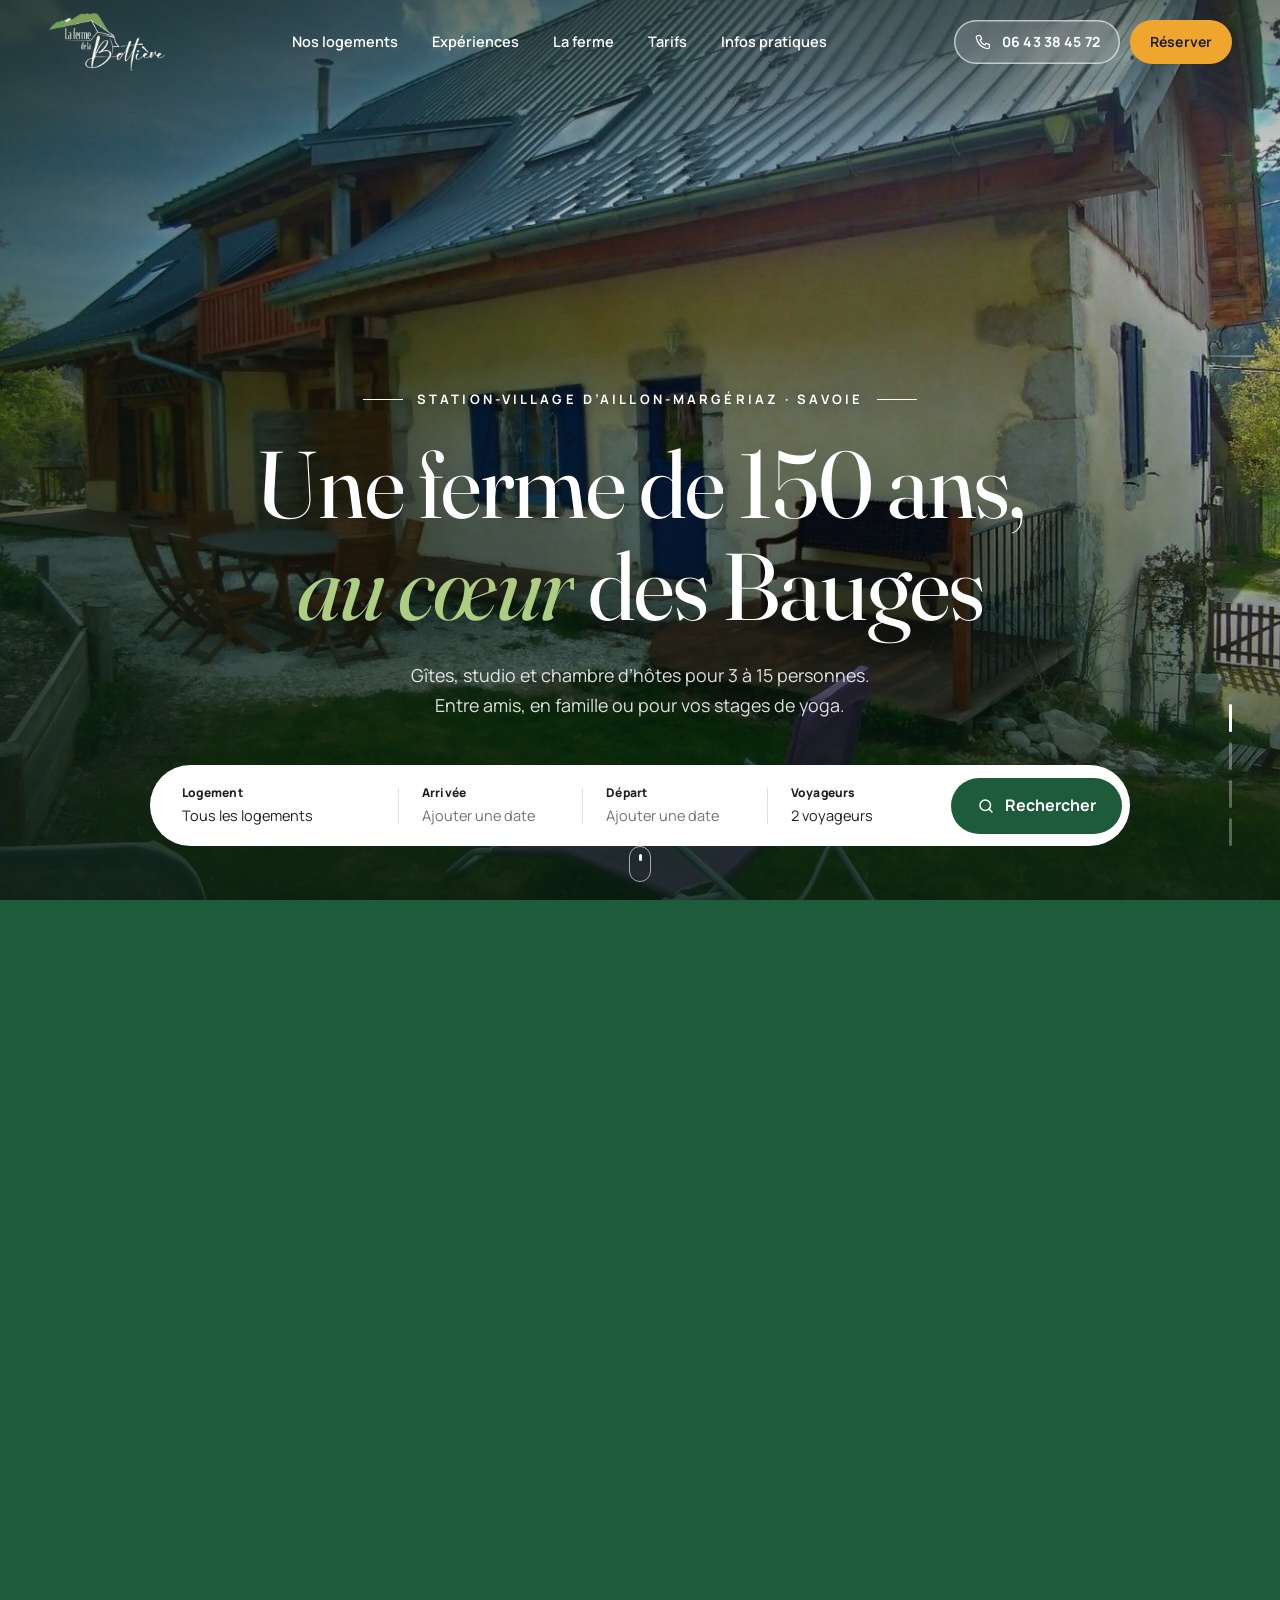
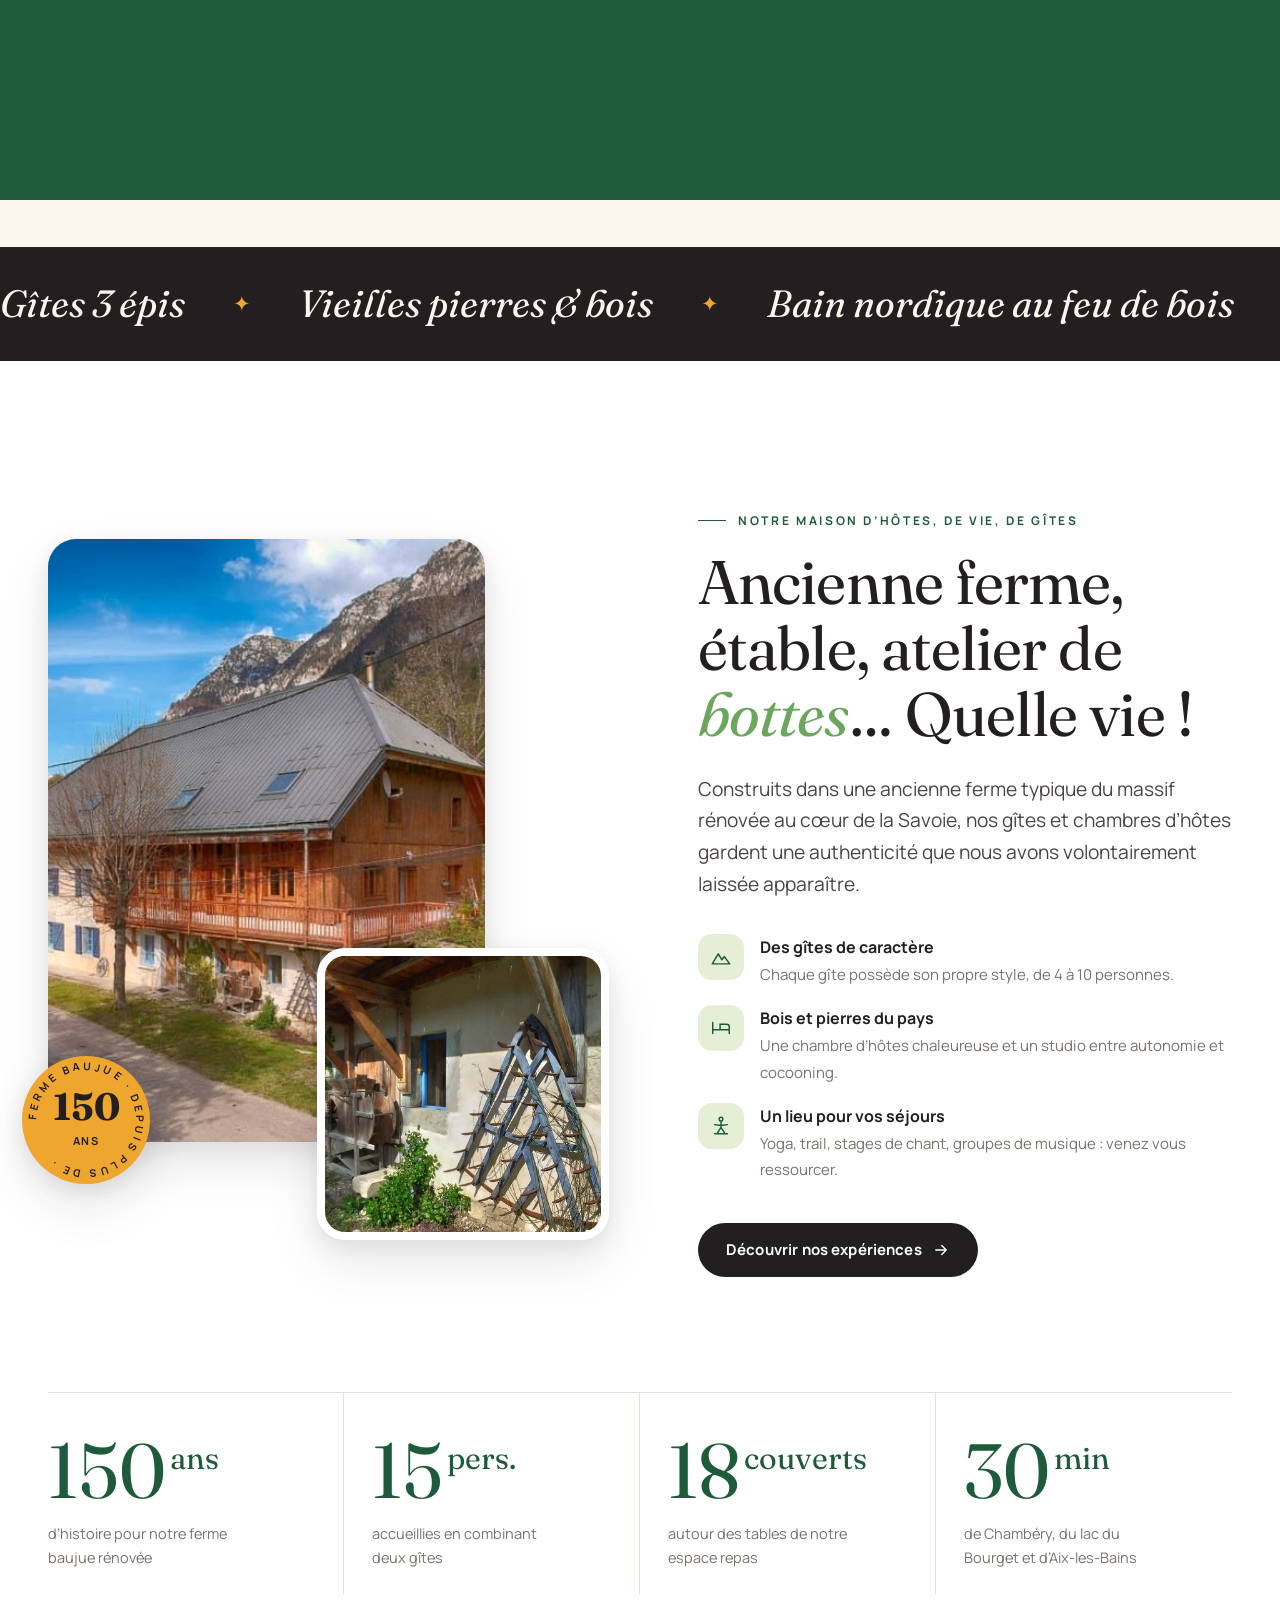
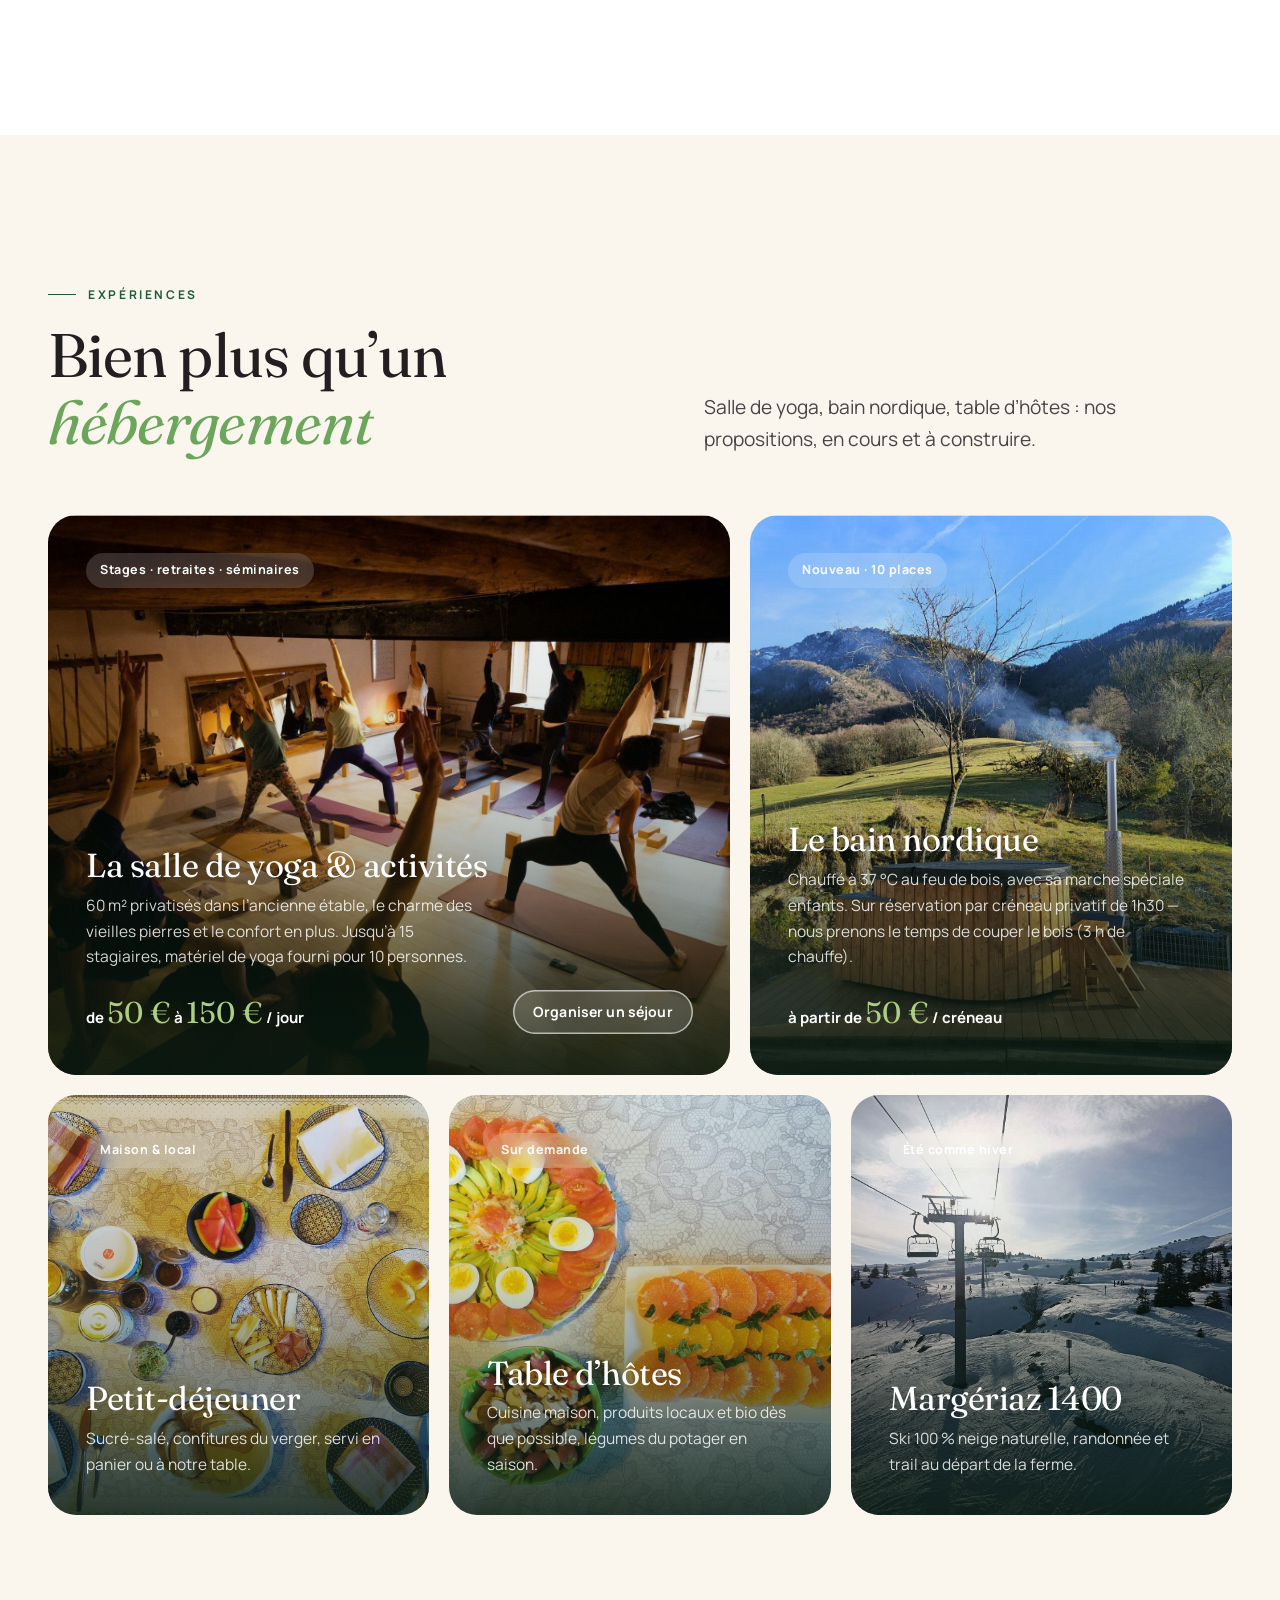
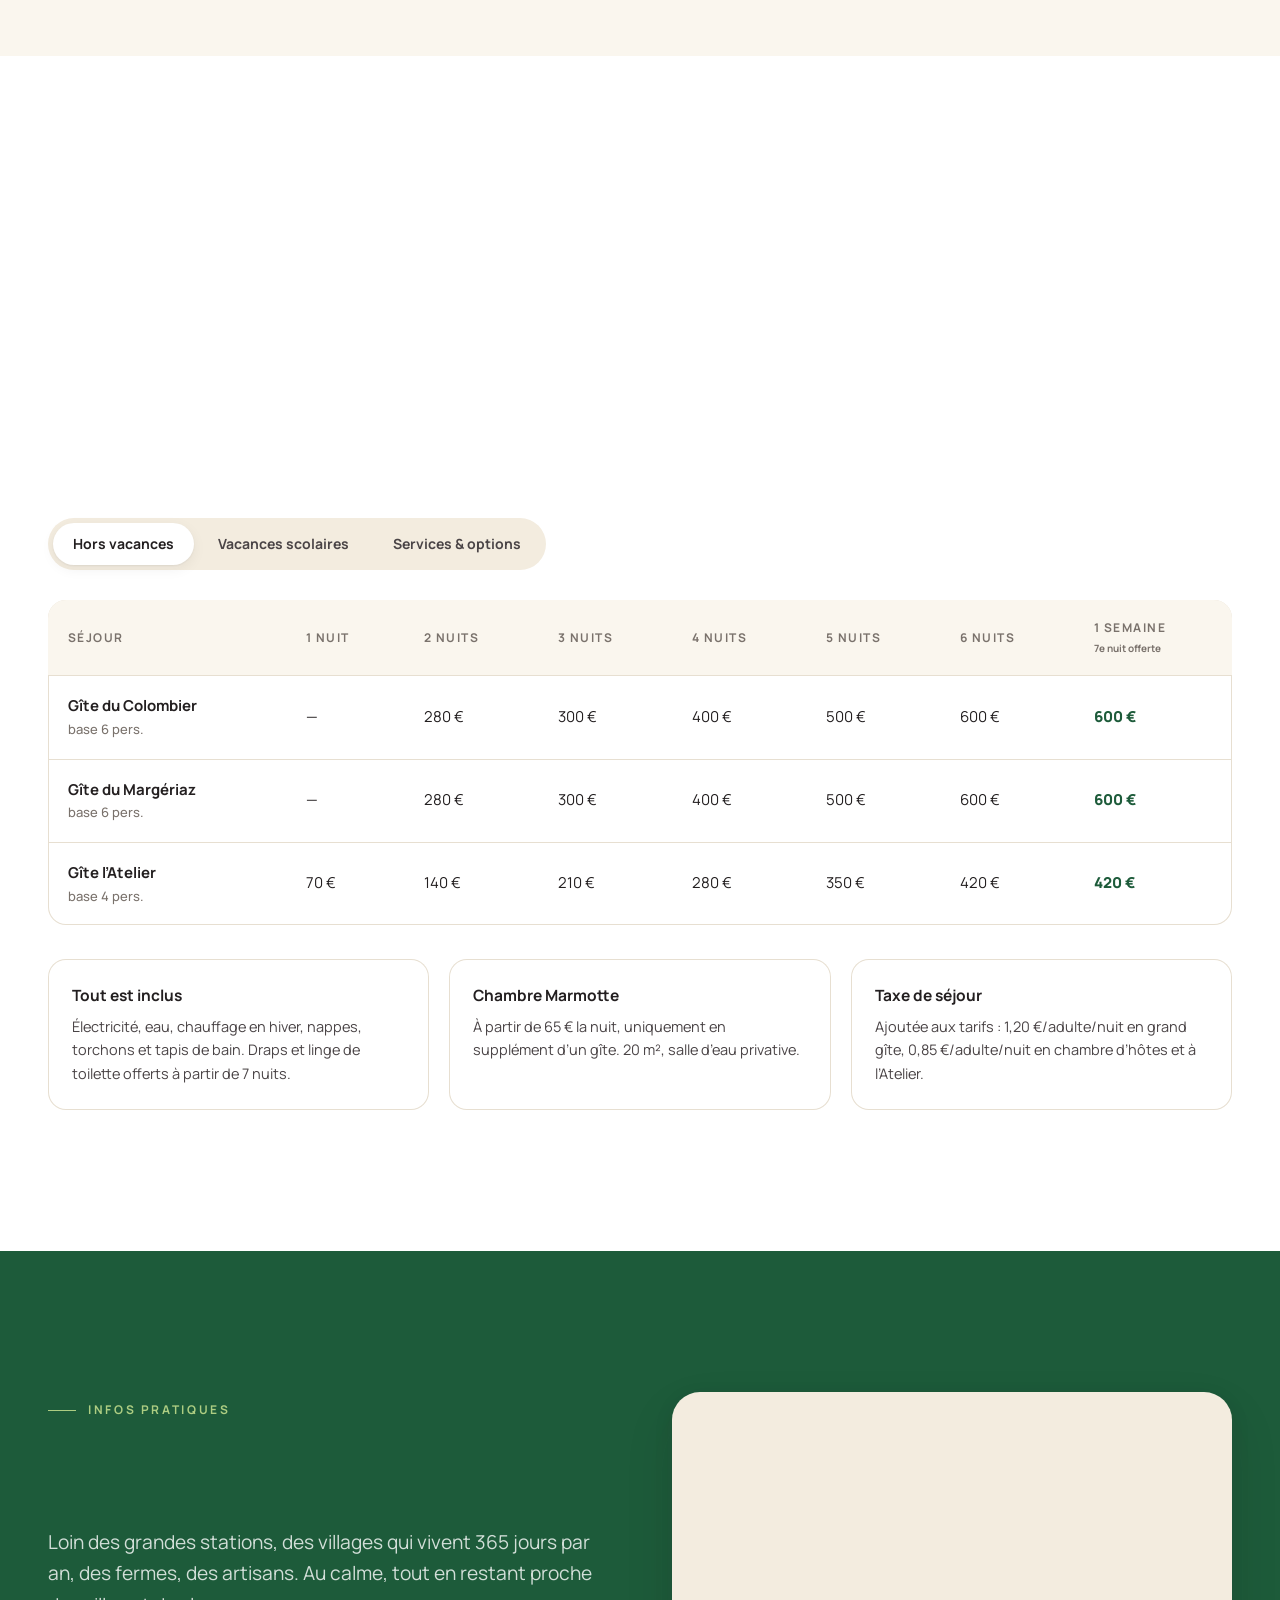
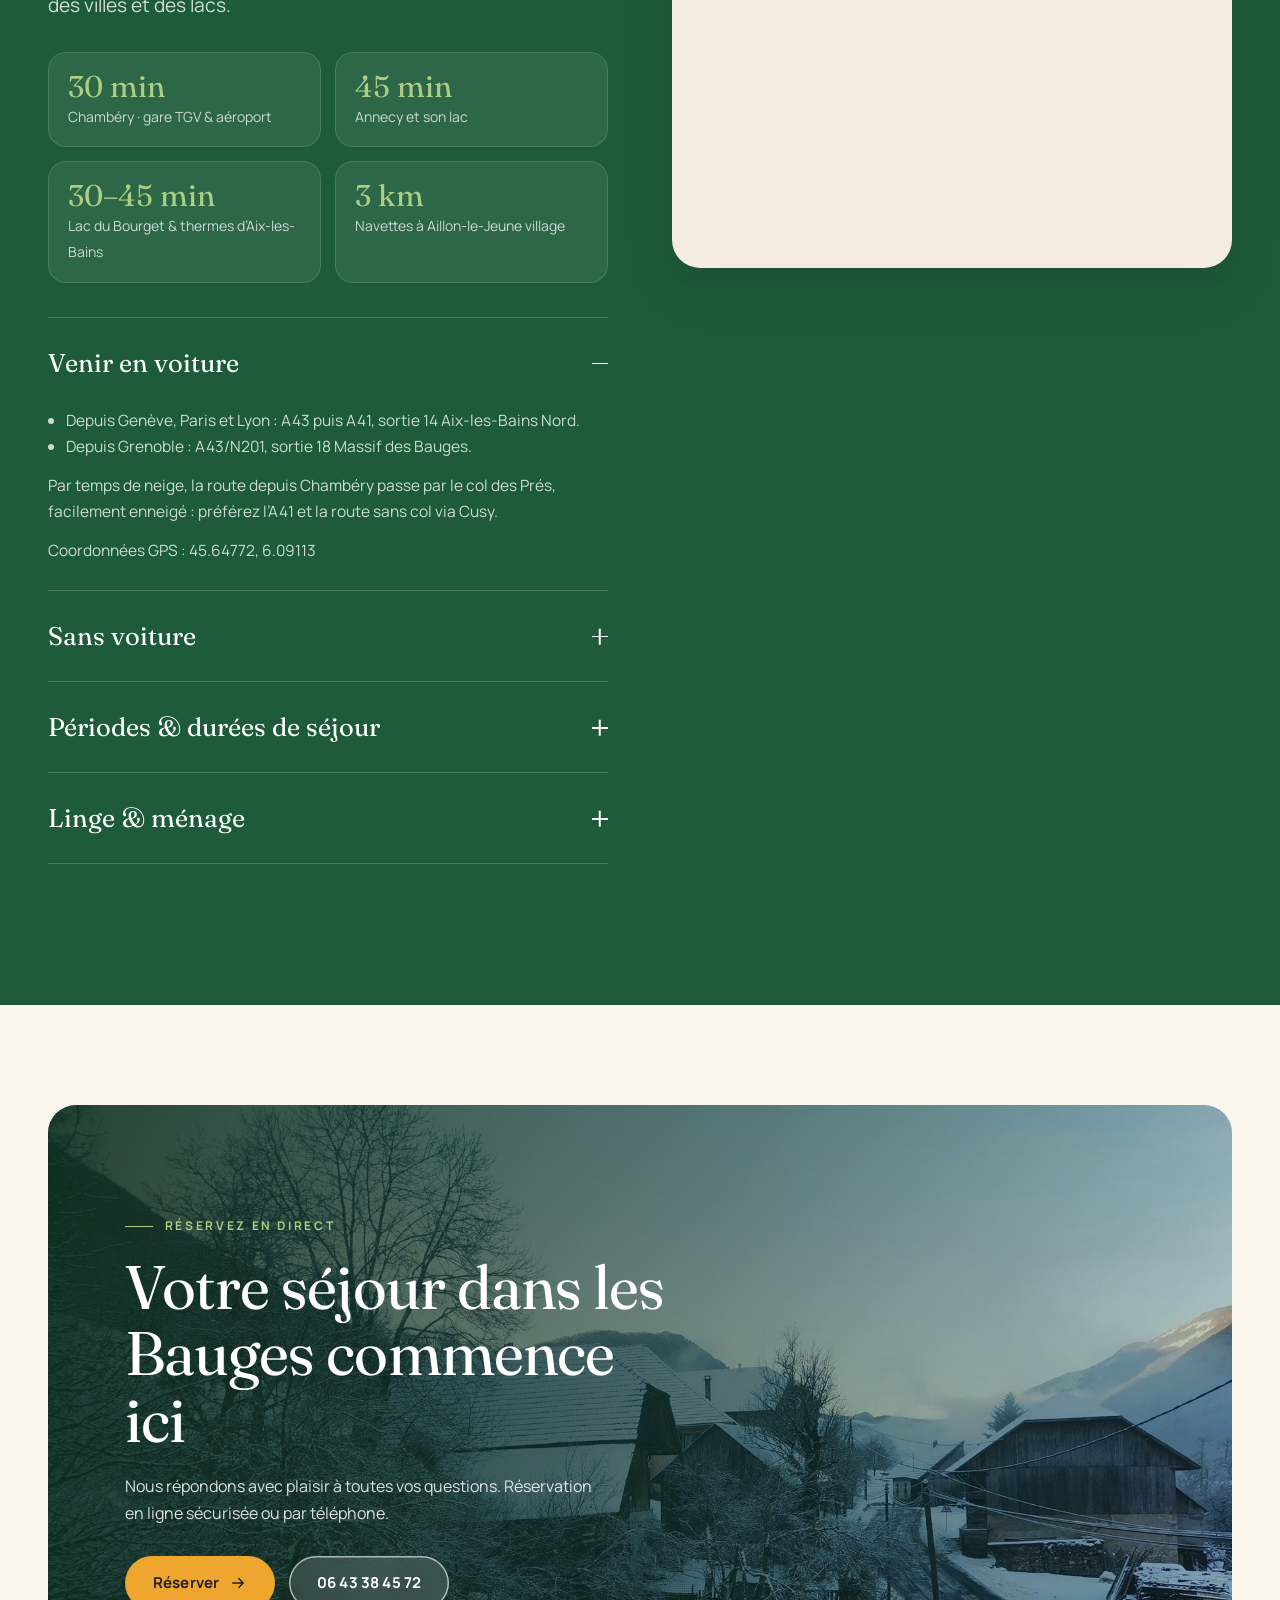
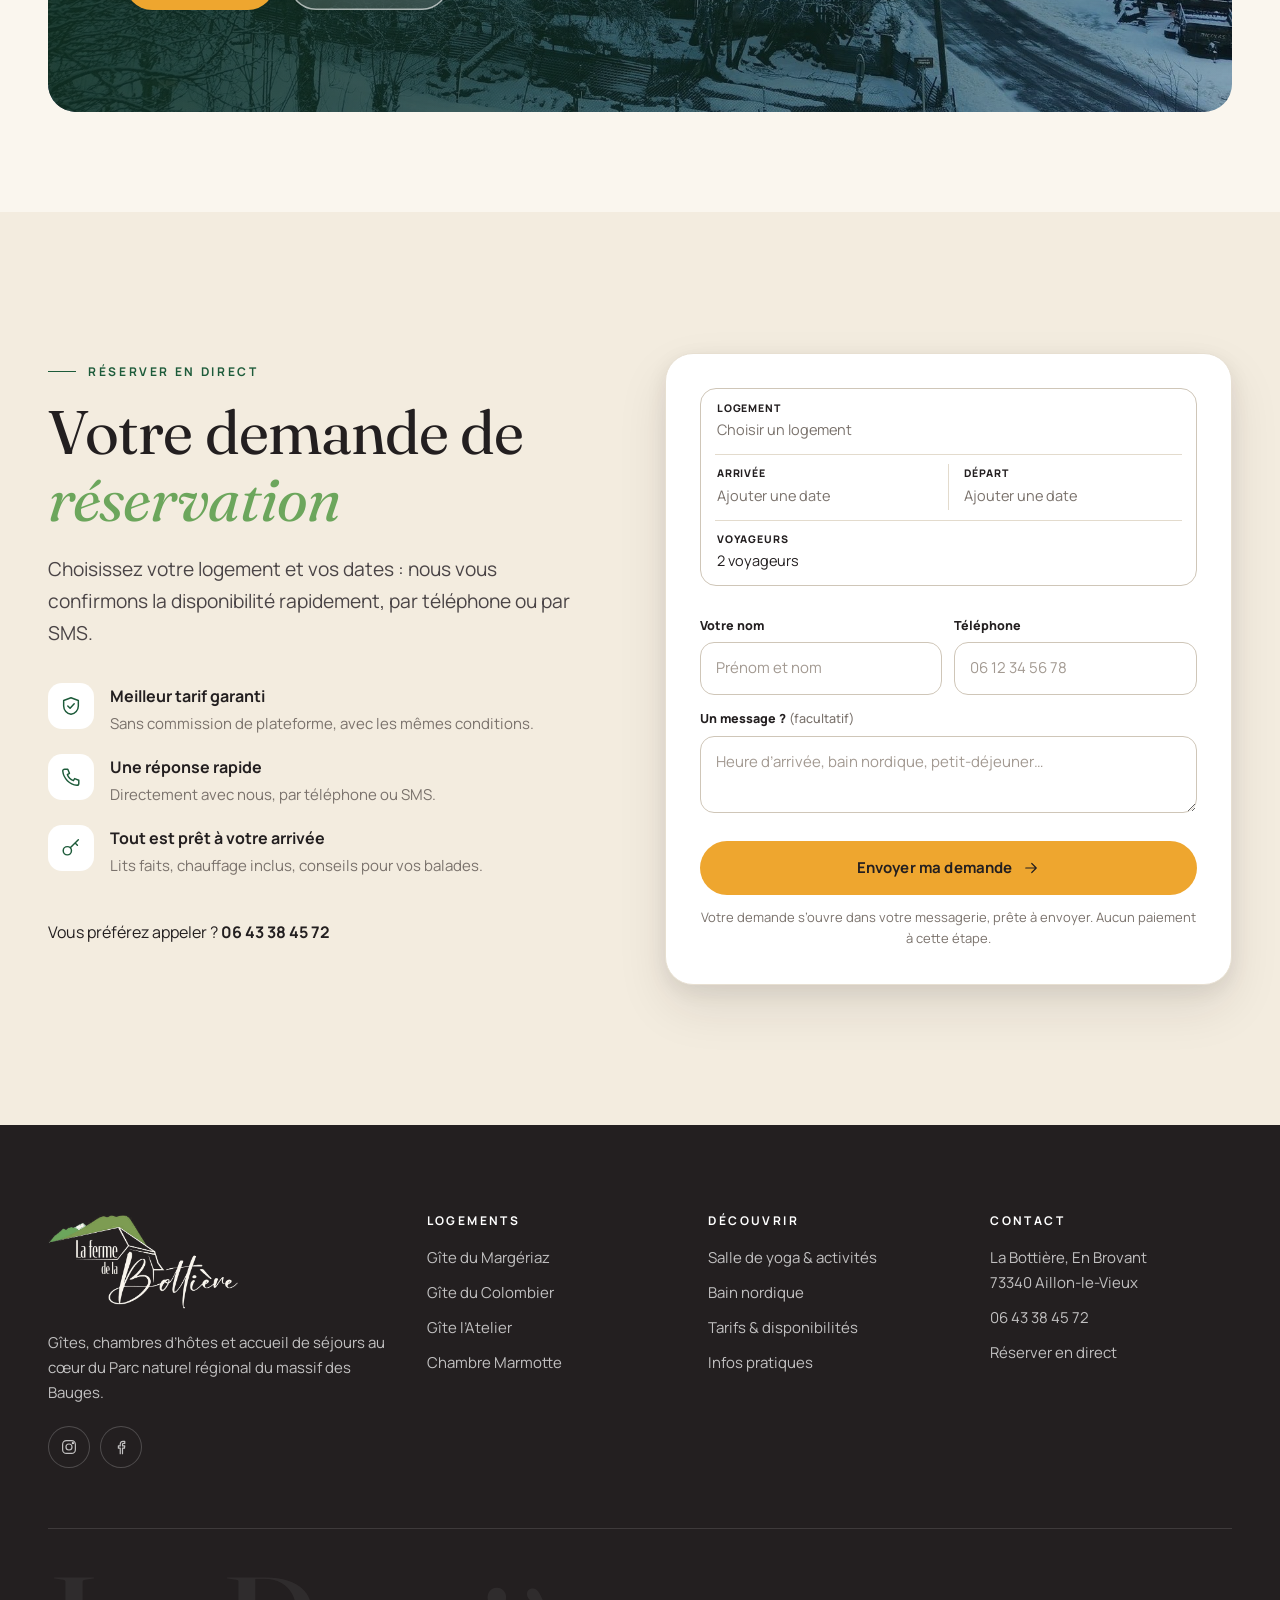
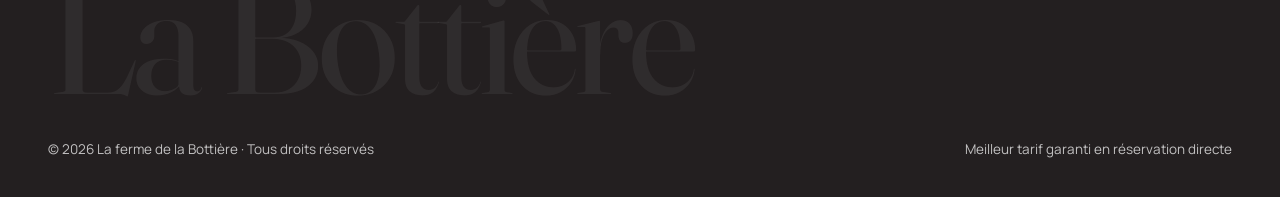
<file: index.html>
<!doctype html>
<html lang="fr">
<head>
  <meta charset="utf-8">
  <meta name="viewport" content="width=device-width, initial-scale=1, viewport-fit=cover">
  <title>La ferme de la Bottière — Gîtes & chambres d’hôtes au cœur des Bauges</title>
  <meta name="description" content="Gîtes 3 épis, studio et chambre d’hôtes dans une ferme baujue de 150 ans à Aillon-Margériaz (Savoie). Jusqu’à 15 personnes, salle de yoga, bain nordique. Meilleur tarif garanti en direct.">
  <meta name="theme-color" content="#1d5b3a">
  <meta property="og:title" content="La ferme de la Bottière — Gîtes au cœur des Bauges">
  <meta property="og:description" content="Gîtes, chambre d’hôtes, salle de yoga et bain nordique à Aillon-Margériaz.">
  <meta property="og:image" content="assets/img/site/01.jpg">
  <link rel="icon" href="assets/favicon.png">
  <link rel="preconnect" href="https://fonts.googleapis.com">
  <link rel="preconnect" href="https://fonts.gstatic.com" crossorigin>
  <link href="https://fonts.googleapis.com/css2?family=Fraunces:ital,opsz,wght@0,9..144,300..600;1,9..144,300..600&family=Manrope:wght@400;500;600;700;800&display=swap" rel="stylesheet">
  <link rel="preload" as="image" href="assets/img/site/01.jpg">
  <link rel="stylesheet" href="assets/css/style.css">
</head>
<body data-page="home" class="is-loading">

  <div class="loader" aria-hidden="true">
    <div class="loader__inner">
      <img class="loader__logo" src="assets/logo.png" alt="">
      <div class="loader__bar"><span></span></div>
    </div>
  </div>

  <main>
    <!-- ============ HERO ============ -->
    <section class="hero">
      <div class="hero__slides" aria-hidden="true">
        <div class="hero__slide" style="background-image:url(assets/img/site/01.jpg)"></div>
        <div class="hero__slide" style="background-image:url(assets/img/site/02.jpg);background-position:center 62%"></div>
        <div class="hero__slide" style="background-image:url(assets/img/site/04.jpg)"></div>
        <div class="hero__slide" style="background-image:url(assets/img/salle/01.jpg)"></div>
      </div>
      <div class="hero__dots" aria-label="Diapositives">
        <button class="hero__dot" aria-label="Photo 1"><i></i></button>
        <button class="hero__dot" aria-label="Photo 2"><i></i></button>
        <button class="hero__dot" aria-label="Photo 3"><i></i></button>
        <button class="hero__dot" aria-label="Photo 4"><i></i></button>
      </div>

      <div class="container hero__content">
        <p class="hero__kicker fade-in-up" style="--d:.2s">Station-village d’Aillon-Margériaz · Savoie</p>
        <h1 data-split>Une ferme de 150 ans, <em>au cœur</em> des Bauges</h1>
        <p class="hero__sub fade-in-up" style="--d:.7s">Gîtes, studio et chambre d’hôtes pour 3 à 15 personnes. Entre amis, en famille ou pour vos stages de yoga.</p>

        <form class="search fade-in-up" style="--d:.9s" id="search" role="search" aria-label="Rechercher un logement" data-all="1" data-anchor="root">
          <button type="button" class="search__field pf" data-f="lid" aria-haspopup="dialog" aria-expanded="false"><span class="pf-lbl">Logement</span><span class="pf-val">Tous les logements</span></button>
          <button type="button" class="search__field pf" data-f="a" aria-haspopup="dialog" aria-expanded="false"><span class="pf-lbl">Arrivée</span><span class="pf-val">Ajouter une date</span></button>
          <button type="button" class="search__field pf" data-f="b" aria-haspopup="dialog" aria-expanded="false"><span class="pf-lbl">Départ</span><span class="pf-val">Ajouter une date</span></button>
          <button type="button" class="search__field pf" data-f="g" aria-haspopup="dialog" aria-expanded="false"><span class="pf-lbl">Voyageurs</span><span class="pf-val">2 voyageurs</span></button>
          <button class="search__btn" type="submit">
            <svg viewBox="0 0 24 24" fill="none" stroke="currentColor" stroke-width="2" stroke-linecap="round"><circle cx="11" cy="11" r="7"/><path d="M20 20l-3.5-3.5"/></svg>
            Rechercher
          </button>
        </form>
      </div>
      <span class="hero__scroll" aria-hidden="true"></span>
    </section>

    <!-- ============ LOGEMENTS ============ -->
    <section class="section" id="logements">
      <div class="container">
        <div class="section__head">
          <div>
            <span class="eyebrow" data-reveal>Nos logements</span>
            <h2 data-split>Choisissez votre <em>refuge</em></h2>
          </div>
          <p class="lead" data-reveal style="--d:.15s">Chaque gîte a son propre style. De 3 à 10 personnes, et jusqu’à 15 en combinant deux gîtes.</p>
        </div>

        <div class="filters" data-reveal role="toolbar" aria-label="Filtrer les logements">
          <button class="chip is-active" data-filter="all"><svg viewBox="0 0 24 24" fill="none" stroke="currentColor" stroke-width="1.6"><path d="M3 11l9-7.5 9 7.5M5.5 9v11.5h13V9"/></svg>Tous</button>
          <button class="chip" data-filter="gite"><svg viewBox="0 0 24 24" fill="none" stroke="currentColor" stroke-width="1.6" stroke-linejoin="round"><path d="M2.5 19.5l6.5-11 4 6.5 2.5-3.5 6 8z"/></svg>Grands gîtes</button>
          <button class="chip" data-filter="studio"><svg viewBox="0 0 24 24" fill="none" stroke="currentColor" stroke-width="1.6" stroke-linecap="round"><path d="M4 9h13v5a6 6 0 01-6 6h-1a6 6 0 01-6-6zM17 10h1.5a2.5 2.5 0 010 5H17"/></svg>Studio</button>
          <button class="chip" data-filter="chambre"><svg viewBox="0 0 24 24" fill="none" stroke="currentColor" stroke-width="1.6" stroke-linecap="round"><path d="M3 18V6M3 14h18v4M21 14v-3a3 3 0 00-3-3h-7v6"/></svg>Chambre d’hôtes</button>
          <button class="chip" data-filter="groupe"><svg viewBox="0 0 24 24" fill="none" stroke="currentColor" stroke-width="1.6" stroke-linecap="round"><circle cx="9" cy="8" r="3.5"/><path d="M2.5 20c.6-3.6 3.3-5.5 6.5-5.5s5.9 1.9 6.5 5.5M16 4.6a3.5 3.5 0 010 6.8M18 14.8c2 .7 3.2 2.5 3.5 5.2"/></svg>Grands groupes</button>
        </div>

        <div class="grid-listings" id="grid"></div>
      </div>
    </section>

    <!-- ============ MARQUEE ============ -->
    <div class="marquee" aria-hidden="true">
      <div class="marquee__track">
        <span>Gîtes 3 épis</span><span>Vieilles pierres & bois</span><span>Bain nordique au feu de bois</span><span>Salle de yoga 60 m²</span><span>Neige 100 % naturelle</span><span>Petit-déjeuner maison</span>
        <span>Gîtes 3 épis</span><span>Vieilles pierres & bois</span><span>Bain nordique au feu de bois</span><span>Salle de yoga 60 m²</span><span>Neige 100 % naturelle</span><span>Petit-déjeuner maison</span>
      </div>
    </div>

    <!-- ============ LA FERME ============ -->
    <section class="section section--paper" id="ferme">
      <div class="container">
        <div class="story">
          <div class="story__media">
            <div class="story__img story__img--a"><img src="assets/img/site/06.jpg" alt="La ferme de la Bottière face au massif des Bauges" loading="lazy"></div>
            <div class="story__img story__img--b"><img src="assets/img/site/05-sm.jpg" alt="La façade et ses vieilles pierres" loading="lazy"></div>
            <div class="story__stamp">
              <svg viewBox="0 0 128 128" aria-hidden="true"><defs><path id="circ" d="M64,64 m-50,0 a50,50 0 1,1 100,0 a50,50 0 1,1 -100,0"/></defs><text font-size="10.5" font-weight="700" letter-spacing="3.2" fill="#231f20"><textPath href="#circ">FERME BAUJUE · DEPUIS PLUS DE ·</textPath></text></svg>
              <div><strong>150</strong><span>ans</span></div>
            </div>
          </div>
          <div>
            <span class="eyebrow" data-reveal>Notre maison d’hôtes, de vie, de gîtes</span>
            <h2 data-split>Ancienne ferme, étable, atelier de <em>bottes</em>… Quelle vie !</h2>
            <p class="lead" data-reveal>Construits dans une ancienne ferme typique du massif rénovée au cœur de la Savoie, nos gîtes et chambres d’hôtes gardent une authenticité que nous avons volontairement laissée apparaître.</p>
            <ul class="story__list">
              <li data-reveal><span class="ico"><svg viewBox="0 0 24 24" fill="none" stroke="currentColor" stroke-width="1.6" stroke-linejoin="round"><path d="M2.5 19.5l6.5-11 4 6.5 2.5-3.5 6 8z"/></svg></span><div><strong>Des gîtes de caractère</strong><span>Chaque gîte possède son propre style, de 4 à 10 personnes.</span></div></li>
              <li data-reveal style="--d:.08s"><span class="ico"><svg viewBox="0 0 24 24" fill="none" stroke="currentColor" stroke-width="1.6" stroke-linecap="round"><path d="M3 18V6M3 14h18v4M21 14v-3a3 3 0 00-3-3h-7v6"/></svg></span><div><strong>Bois et pierres du pays</strong><span>Une chambre d’hôtes chaleureuse et un studio entre autonomie et cocooning.</span></div></li>
              <li data-reveal style="--d:.16s"><span class="ico"><svg viewBox="0 0 24 24" fill="none" stroke="currentColor" stroke-width="1.6" stroke-linecap="round"><circle cx="12" cy="4.5" r="2"/><path d="M12 7.5v6M5 10.5l7 1 7-1M7.5 20.5l4.5-7 4.5 7M5 20.5h14"/></svg></span><div><strong>Un lieu pour vos séjours</strong><span>Yoga, trail, stages de chant, groupes de musique : venez vous ressourcer.</span></div></li>
            </ul>
            <a class="btn" href="#experiences" data-reveal data-magnetic>Découvrir nos expériences <svg viewBox="0 0 24 24" fill="none" stroke="currentColor" stroke-width="1.8" stroke-linecap="round" stroke-linejoin="round"><path d="M5 12h14M13 6l6 6-6 6"/></svg></a>
          </div>
        </div>

        <div class="stats" style="margin-top:clamp(70px,9vw,120px)">
          <div class="stat" data-reveal><div class="stat__num"><span data-count="150">150</span><sup>ans</sup></div><p class="stat__lbl">d’histoire pour notre ferme baujue rénovée</p></div>
          <div class="stat" data-reveal style="--d:.08s"><div class="stat__num"><span data-count="15">15</span><sup>pers.</sup></div><p class="stat__lbl">accueillies en combinant deux gîtes</p></div>
          <div class="stat" data-reveal style="--d:.16s"><div class="stat__num"><span data-count="18">18</span><sup>couverts</sup></div><p class="stat__lbl">autour des tables de notre espace repas</p></div>
          <div class="stat" data-reveal style="--d:.24s"><div class="stat__num"><span data-count="30">30</span><sup>min</sup></div><p class="stat__lbl">de Chambéry, du lac du Bourget et d’Aix-les-Bains</p></div>
        </div>
      </div>
    </section>

    <!-- ============ EXPÉRIENCES ============ -->
    <section class="section" id="experiences">
      <div class="container">
        <div class="section__head">
          <div>
            <span class="eyebrow" data-reveal>Expériences</span>
            <h2 data-split>Bien plus qu’un <em>hébergement</em></h2>
          </div>
          <p class="lead" data-reveal style="--d:.15s">Salle de yoga, bain nordique, table d’hôtes : nos propositions, en cours et à construire.</p>
        </div>

        <div class="exp-grid">
          <article class="exp exp--lg" data-reveal>
            <div class="exp__bg"><img data-parallax="40" src="assets/img/salle/02.jpg" alt="La salle de yoga éclairée à la bougie" loading="lazy"></div>
            <span class="exp__tag">Stages · retraites · séminaires</span>
            <h3>La salle de yoga & activités</h3>
            <p>60 m² privatisés dans l’ancienne étable, le charme des vieilles pierres et le confort en plus. Jusqu’à 15 stagiaires, matériel de yoga fourni pour 10 personnes.</p>
            <div class="exp__price">
              <strong>de <b>50 €</b> à <b>150 €</b> / jour</strong>
              <a class="btn btn--light btn--sm" href="tel:+33643384572">Organiser un séjour</a>
            </div>
          </article>
          <article class="exp exp--md" data-reveal style="--d:.1s">
            <div class="exp__bg"><img data-parallax="40" src="assets/img/site/08.jpg" alt="Le bain nordique chauffé au feu de bois" loading="lazy"></div>
            <span class="exp__tag">Nouveau · 10 places</span>
            <h3>Le bain nordique</h3>
            <p>Chauffé à 37 °C au feu de bois, avec sa marche spéciale enfants. Sur réservation par créneau privatif de 1h30 — nous prenons le temps de couper le bois (3 h de chauffe).</p>
            <div class="exp__price"><strong>à partir de <b>50 €</b> / créneau</strong></div>
          </article>
          <article class="exp exp--sm" data-reveal>
            <div class="exp__bg"><img src="assets/img/site/12.jpg" alt="Petit-déjeuner maison sucré-salé" loading="lazy"></div>
            <span class="exp__tag">Maison & local</span>
            <h3>Petit-déjeuner</h3>
            <p>Sucré-salé, confitures du verger, servi en panier ou à notre table.</p>
          </article>
          <article class="exp exp--sm" data-reveal style="--d:.08s">
            <div class="exp__bg"><img src="assets/img/site/13.jpg" alt="Assiette de la table d’hôtes" loading="lazy"></div>
            <span class="exp__tag">Sur demande</span>
            <h3>Table d’hôtes</h3>
            <p>Cuisine maison, produits locaux et bio dès que possible, légumes du potager en saison.</p>
          </article>
          <article class="exp exp--sm" data-reveal style="--d:.16s">
            <div class="exp__bg"><img src="assets/img/site/09.jpg" alt="Le domaine skiable d’Aillon-Margériaz" loading="lazy"></div>
            <span class="exp__tag">Été comme hiver</span>
            <h3>Margériaz 1400</h3>
            <p>Ski 100 % neige naturelle, randonnée et trail au départ de la ferme.</p>
          </article>
        </div>
      </div>
    </section>

    <!-- ============ TARIFS ============ -->
    <section class="section section--paper" id="tarifs">
      <div class="container">
        <div class="section__head">
          <div>
            <span class="eyebrow" data-reveal>Tarifs & disponibilités</span>
            <h2 data-split>Des tarifs <em>simples</em> et transparents</h2>
          </div>
          <p class="lead" data-reveal style="--d:.15s">Trois tarifications : vacances d’été, vacances de Noël & d’hiver, et le reste de l’année. Nos deux grands gîtes sont au même tarif.</p>
        </div>

        <div class="best-price" data-reveal><svg viewBox="0 0 24 24" fill="none" stroke="currentColor" stroke-width="1.8" stroke-linecap="round" stroke-linejoin="round"><path d="M12 3l8 3v6c0 4.5-3.4 8.2-8 9-4.6-.8-8-4.5-8-9V6z"/><path d="M8.5 12l2.5 2.5 4.5-5"/></svg>Meilleur tarif garanti en réservation directe</div>

        <div data-tabs data-reveal>
          <div class="tabs" role="tablist">
            <button class="tab is-active" role="tab" aria-selected="true">Hors vacances</button>
            <button class="tab" role="tab" aria-selected="false">Vacances scolaires</button>
            <button class="tab" role="tab" aria-selected="false">Services & options</button>
          </div>
          <div class="tab-panel is-active" role="tabpanel">
            <div class="table-wrap">
              <table class="table">
                <thead><tr><th>Séjour</th><th>1 nuit</th><th>2 nuits</th><th>3 nuits</th><th>4 nuits</th><th>5 nuits</th><th>6 nuits</th><th>1 semaine<br><small style="text-transform:none;letter-spacing:0">7e nuit offerte</small></th></tr></thead>
                <tbody id="t-nuits"></tbody>
              </table>
            </div>
          </div>
          <div class="tab-panel" role="tabpanel">
            <div class="table-wrap">
              <table class="table">
                <thead><tr><th>Période · 7 nuits</th><th>Colombier & Margériaz <small style="text-transform:none;letter-spacing:0">base 6 pers.</small></th><th>Studio l’Atelier</th></tr></thead>
                <tbody id="t-vac"></tbody>
              </table>
            </div>
          </div>
          <div class="tab-panel" role="tabpanel">
            <div class="table-wrap">
              <table class="table">
                <thead><tr><th>Prestation / service</th><th>Prix unitaire</th></tr></thead>
                <tbody id="t-serv"></tbody>
              </table>
            </div>
          </div>
        </div>

        <div class="price-notes">
          <div class="note" data-reveal><strong>Tout est inclus</strong>Électricité, eau, chauffage en hiver, nappes, torchons et tapis de bain. Draps et linge de toilette offerts à partir de 7 nuits.</div>
          <div class="note" data-reveal style="--d:.08s"><strong>Chambre Marmotte</strong>À partir de 65 € la nuit, uniquement en supplément d’un gîte. 20 m², salle d’eau privative.</div>
          <div class="note" data-reveal style="--d:.16s"><strong>Taxe de séjour</strong>Ajoutée aux tarifs : 1,20 €/adulte/nuit en grand gîte, 0,85 €/adulte/nuit en chambre d’hôtes et à l’Atelier.</div>
        </div>
      </div>
    </section>

    <!-- ============ INFOS PRATIQUES ============ -->
    <section class="section section--forest" id="infos">
      <div class="container">
        <div class="info-grid">
          <div>
            <span class="eyebrow" data-reveal>Infos pratiques</span>
            <h2 data-split style="margin:18px 0 22px">Préparez votre <em style="color:var(--leaf)">venue</em></h2>
            <p class="lead" data-reveal>Loin des grandes stations, des villages qui vivent 365 jours par an, des fermes, des artisans. Au calme, tout en restant proche des villes et des lacs.</p>

            <div class="distances">
              <div class="distance" data-reveal><strong>30 min</strong><span>Chambéry · gare TGV & aéroport</span></div>
              <div class="distance" data-reveal style="--d:.06s"><strong>45 min</strong><span>Annecy et son lac</span></div>
              <div class="distance" data-reveal style="--d:.12s"><strong>30–45 min</strong><span>Lac du Bourget & thermes d’Aix-les-Bains</span></div>
              <div class="distance" data-reveal style="--d:.18s"><strong>3 km</strong><span>Navettes à Aillon-le-Jeune village</span></div>
            </div>

            <div class="acc" data-reveal style="margin-top:34px">
              <div class="acc__item is-open">
                <button class="acc__btn" aria-expanded="true">Venir en voiture <i></i></button>
                <div class="acc__panel"><div>
                  <ul>
                    <li>Depuis Genève, Paris et Lyon : A43 puis A41, sortie 14 Aix-les-Bains Nord.</li>
                    <li>Depuis Grenoble : A43/N201, sortie 18 Massif des Bauges.</li>
                  </ul>
                  <p>Par temps de neige, la route depuis Chambéry passe par le col des Prés, facilement enneigé : préférez l’A41 et la route sans col via Cusy.</p>
                  <p>Coordonnées GPS : 45.64772, 6.09113</p>
                </div></div>
              </div>
              <div class="acc__item">
                <button class="acc__btn" aria-expanded="false">Sans voiture <i></i></button>
                <div class="acc__panel"><div>
                  <p>Les navettes et bus s’arrêtent à Aillon-le-Jeune village, à 3 km. Prévenez-nous à l’avance : nous pouvons venir vous chercher à l’arrivée et vous ramener au départ.</p>
                  <p>BlaBlaCar Daily fonctionne bien ici, et des bornes de stop lumineuses sont installées au pied de chaque route qui monte en Bauges.</p>
                </div></div>
              </div>
              <div class="acc__item">
                <button class="acc__btn" aria-expanded="false">Périodes & durées de séjour <i></i></button>
                <div class="acc__panel"><div>
                  <ul>
                    <li>Vacances d’été : location à la semaine pour tous nos gîtes.</li>
                    <li>Noël, Nouvel An et hiver : à la semaine pour les grands gîtes, dès 2/3 nuits pour l’Atelier.</li>
                    <li>Hors vacances : dès 2 nuits pour les grands gîtes, 1 nuit pour l’Atelier.</li>
                  </ul>
                  <p>Les tarifs basse saison s’appliquent aussi aux vacances de Pâques et de la Toussaint — profitez de nos couleurs d’automne et de nos prés vert vif au printemps !</p>
                </div></div>
              </div>
              <div class="acc__item">
                <button class="acc__btn" aria-expanded="false">Linge & ménage <i></i></button>
                <div class="acc__panel"><div>
                  <p>Draps, serviettes, torchons et nappes fournis gratuitement à partir de 7 nuits ; inclus dès la première nuit en chambre d’hôtes. Les lits sont faits à votre arrivée.</p>
                  <p>Option ménage de fin de séjour : 30 € pour l’Atelier, 90 € pour un grand gîte.</p>
                </div></div>
              </div>
            </div>
          </div>
          <div class="map" data-reveal="scale">
            <iframe title="Carte — La ferme de la Bottière" loading="lazy" src="https://maps.google.com/maps?q=45.6388106,6.0902128&z=11&output=embed"></iframe>
          </div>
        </div>
      </div>
    </section>

    <!-- ============ CTA ============ -->
    <section class="section--tight" style="padding-top:clamp(60px,8vw,100px);padding-bottom:clamp(60px,8vw,100px)">
      <div class="container">
        <div class="cta" data-reveal="scale">
          <div class="cta__bg"><img data-parallax="70" src="assets/img/site/03.jpg" alt="" loading="lazy"></div>
          <span class="eyebrow">Réservez en direct</span>
          <h2 data-split>Votre séjour dans les Bauges commence ici</h2>
          <p>Nous répondons avec plaisir à toutes vos questions. Réservation en ligne sécurisée ou par téléphone.</p>
          <div class="cta__actions">
            <a class="btn btn--amber" href="#reserver" data-magnetic>Réserver <svg viewBox="0 0 24 24" fill="none" stroke="currentColor" stroke-width="1.8" stroke-linecap="round" stroke-linejoin="round"><path d="M5 12h14M13 6l6 6-6 6"/></svg></a>
            <a class="btn btn--light" href="tel:+33643384572">06 43 38 45 72</a>
          </div>
        </div>
      </div>
    </section>
  </main>

  <script src="assets/js/data.js"></script>
  <script src="assets/js/app.js"></script>
</body>
</html>
</file>
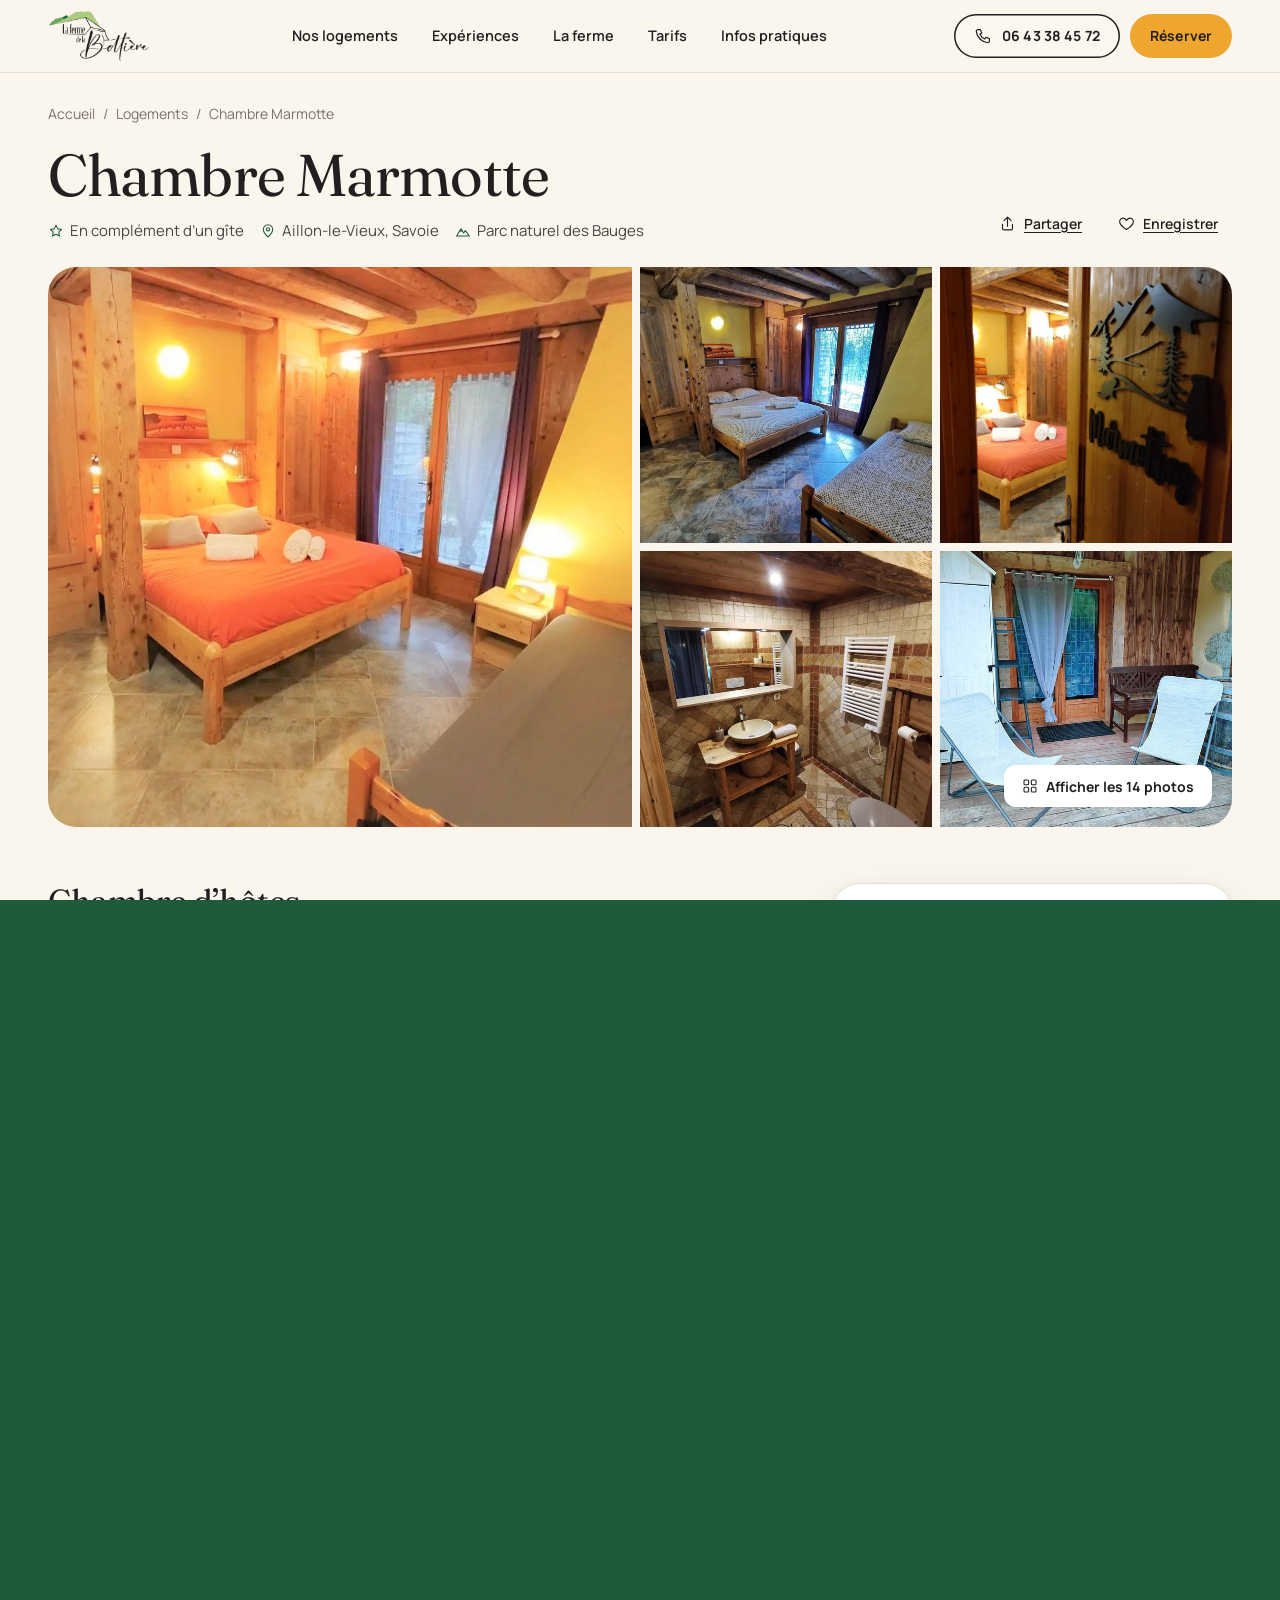
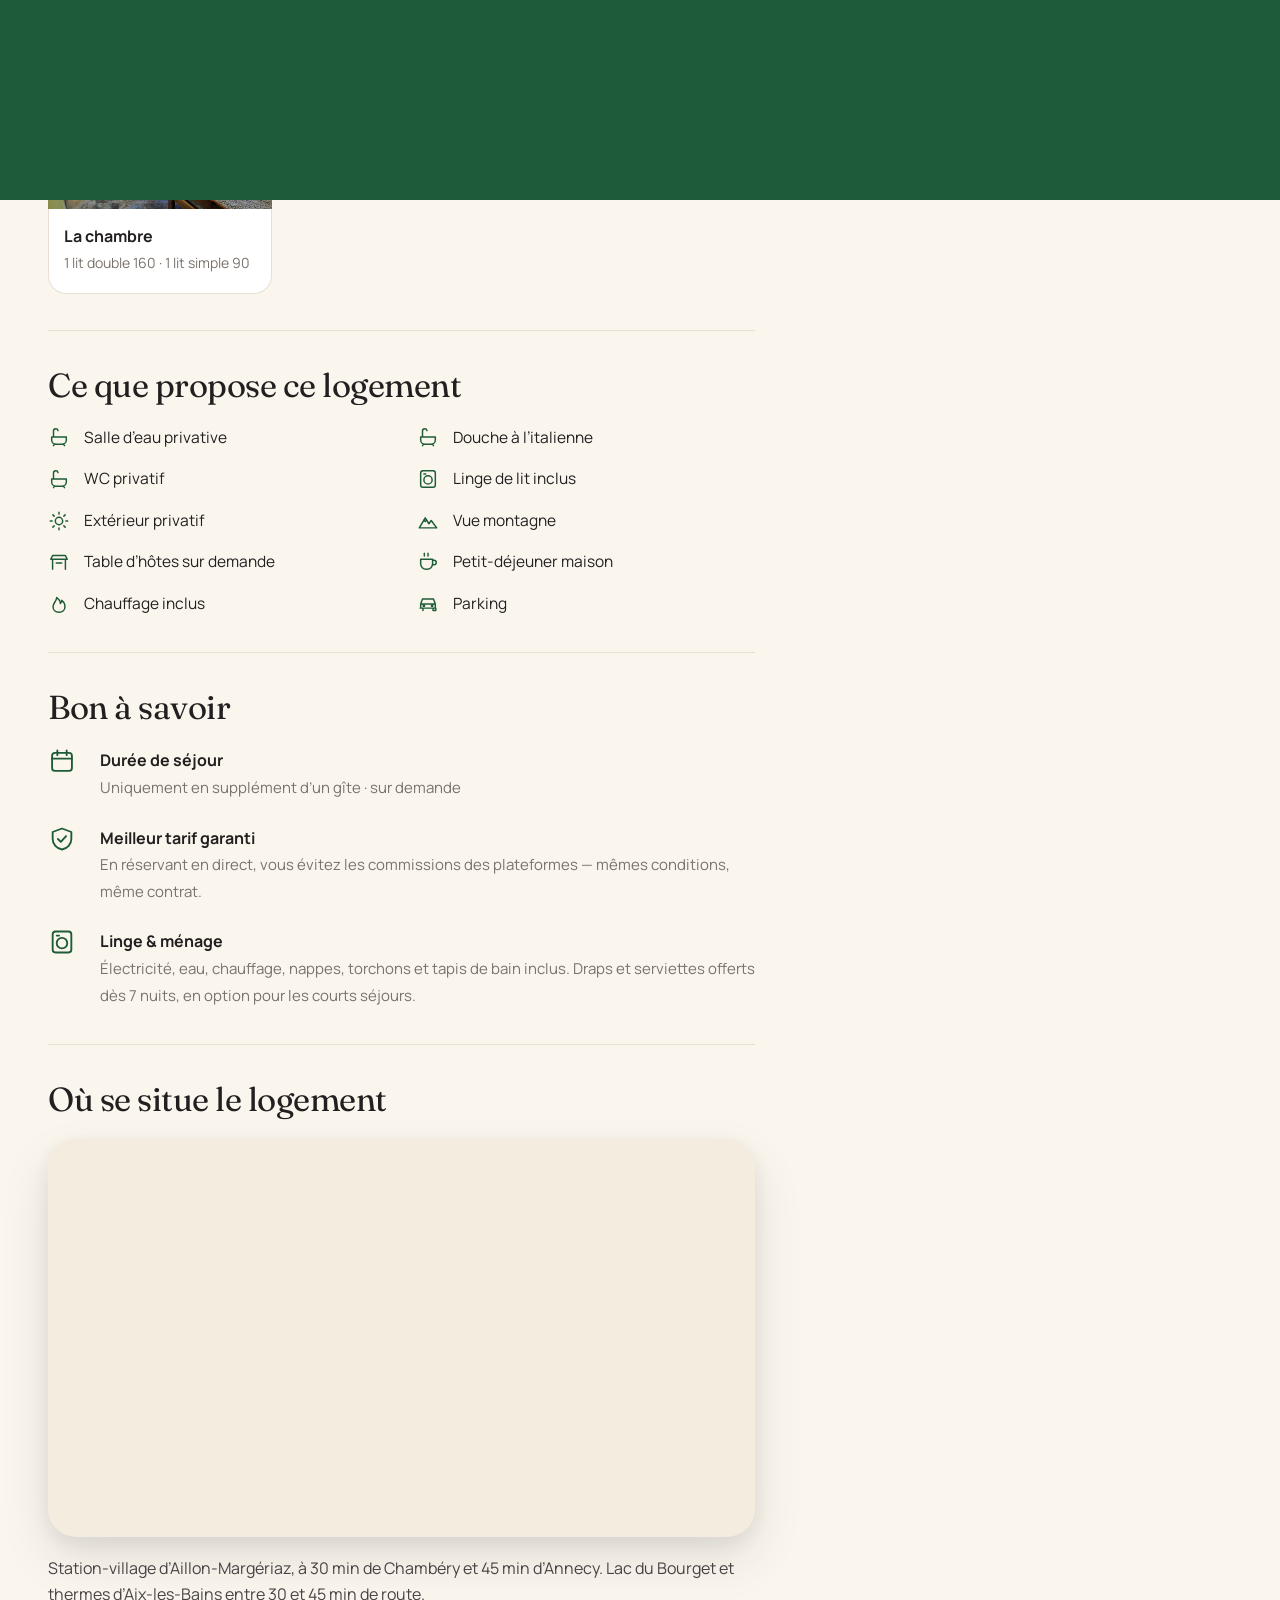
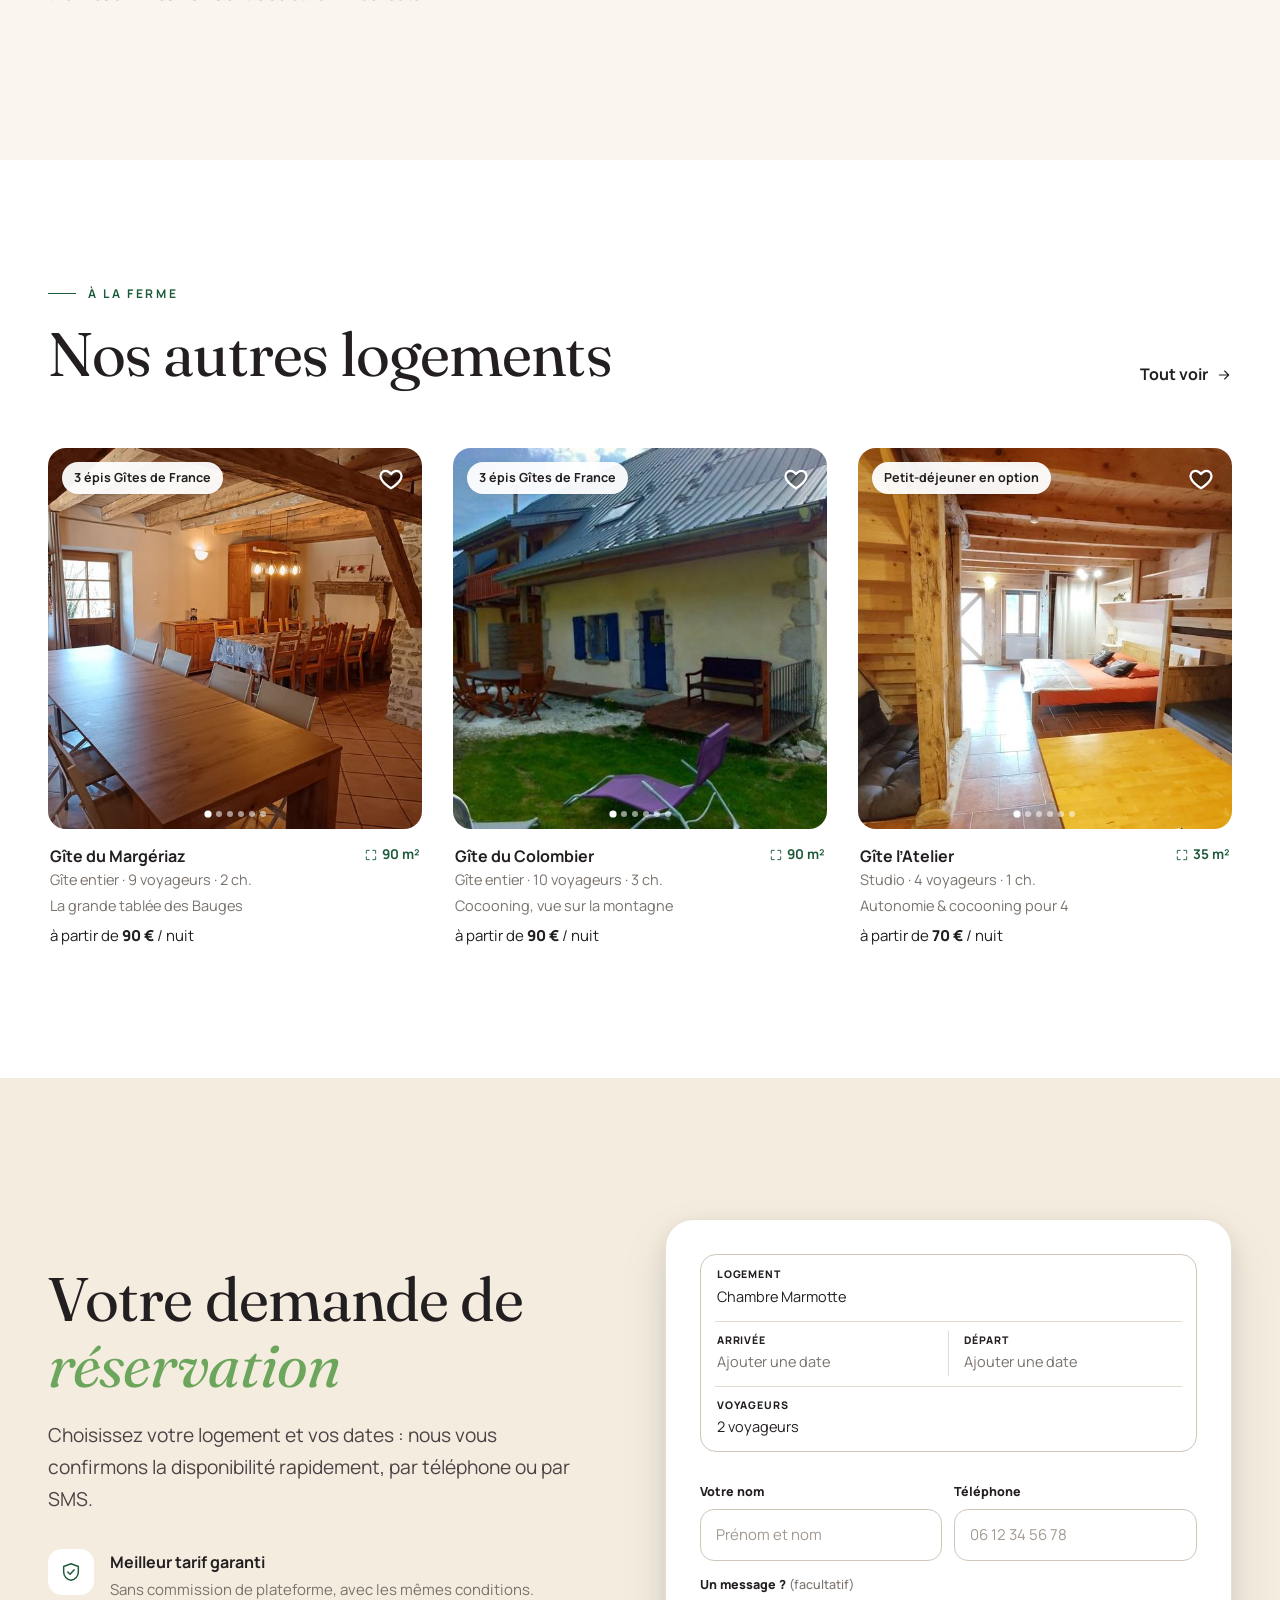
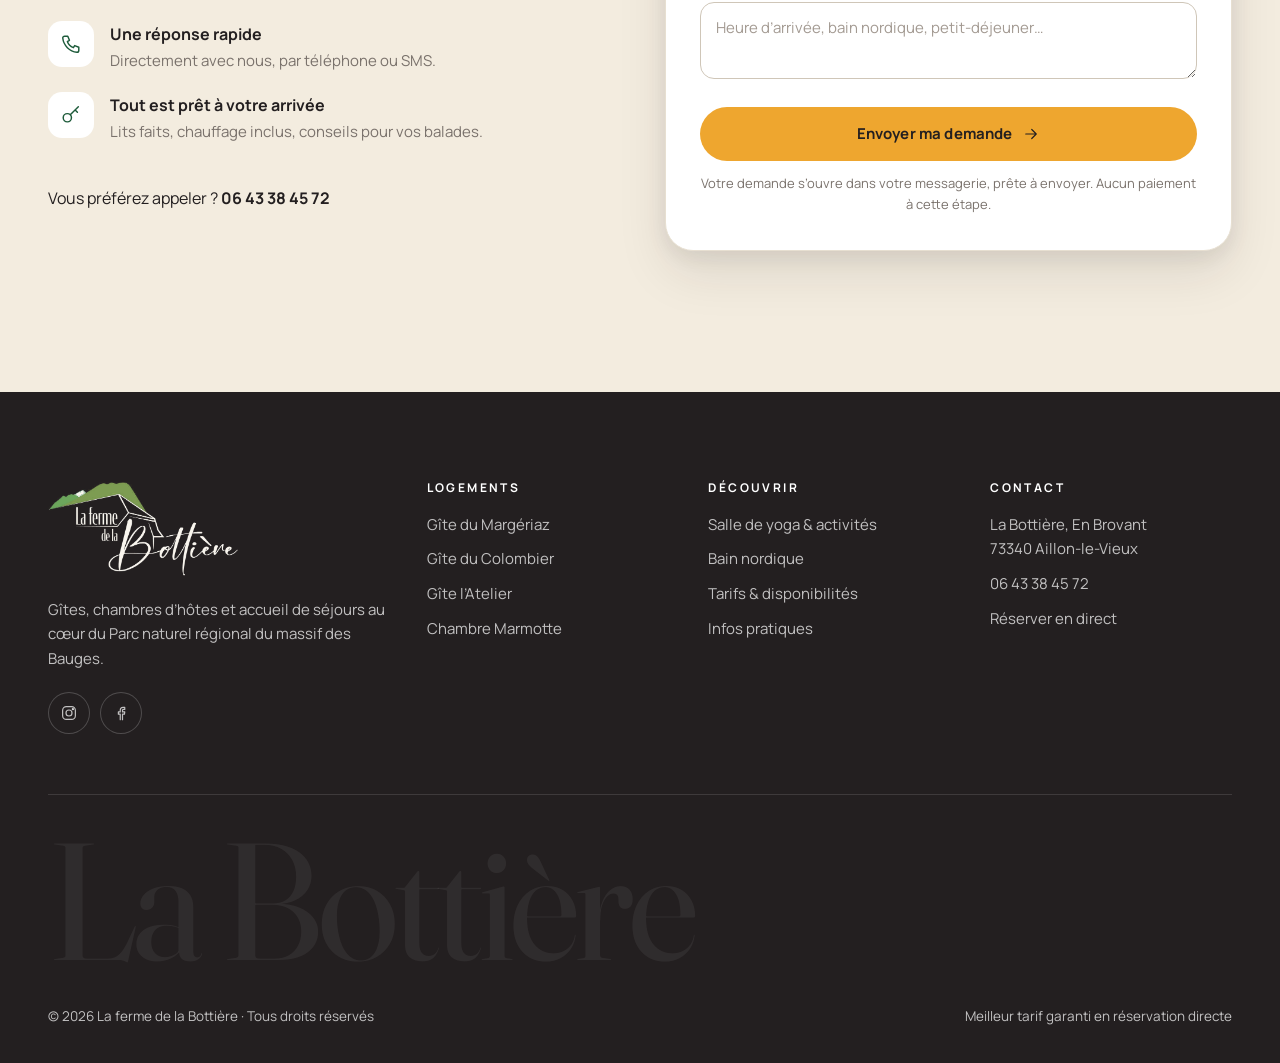
<file: chambre-marmotte.html>
<!doctype html>
<html lang="fr">
<head>
  <meta charset="utf-8">
  <meta name="viewport" content="width=device-width, initial-scale=1, viewport-fit=cover">
  <title>Chambre Marmotte — La ferme de la Bottière · Gîtes dans les Bauges</title>
  <meta name="description" content="Chambre d’hôtes familiale de 20 m² pour 3 personnes, salle d’eau privative, ambiance chalet bois et travertin.">
  <meta name="theme-color" content="#1d5b3a">
  <meta property="og:title" content="Chambre Marmotte — La ferme de la Bottière">
  <meta property="og:description" content="Chambre d’hôtes familiale de 20 m² pour 3 personnes, salle d’eau privative, ambiance chalet bois et travertin.">
  <meta property="og:image" content="assets/img/marmotte/01.jpg">
  <link rel="icon" href="assets/favicon.png">
  <link rel="preconnect" href="https://fonts.googleapis.com">
  <link rel="preconnect" href="https://fonts.gstatic.com" crossorigin>
  <link href="https://fonts.googleapis.com/css2?family=Fraunces:ital,opsz,wght@0,9..144,300..600;1,9..144,300..600&family=Manrope:wght@400;500;600;700;800&display=swap" rel="stylesheet">
  <link rel="preload" as="image" href="assets/img/marmotte/01.jpg">
  <link rel="stylesheet" href="assets/css/style.css">
</head>
<body data-page="logement" class="is-loading">
  <main class="lp" id="logement" data-id="marmotte">
    <noscript><div class="container"><h1>Chambre Marmotte</h1><p>Chambre d’hôtes familiale de 20 m² pour 3 personnes, salle d’eau privative, ambiance chalet bois et travertin.</p><p><a href="https://la-ferme-de-la-bottiere.amenitiz.io/fr/booking/room">Réserver en ligne</a> · 06 43 38 45 72</p></div></noscript>
  </main>
  <script src="assets/js/data.js"></script>
  <script src="assets/js/app.js"></script>
</body>
</html>
</file>
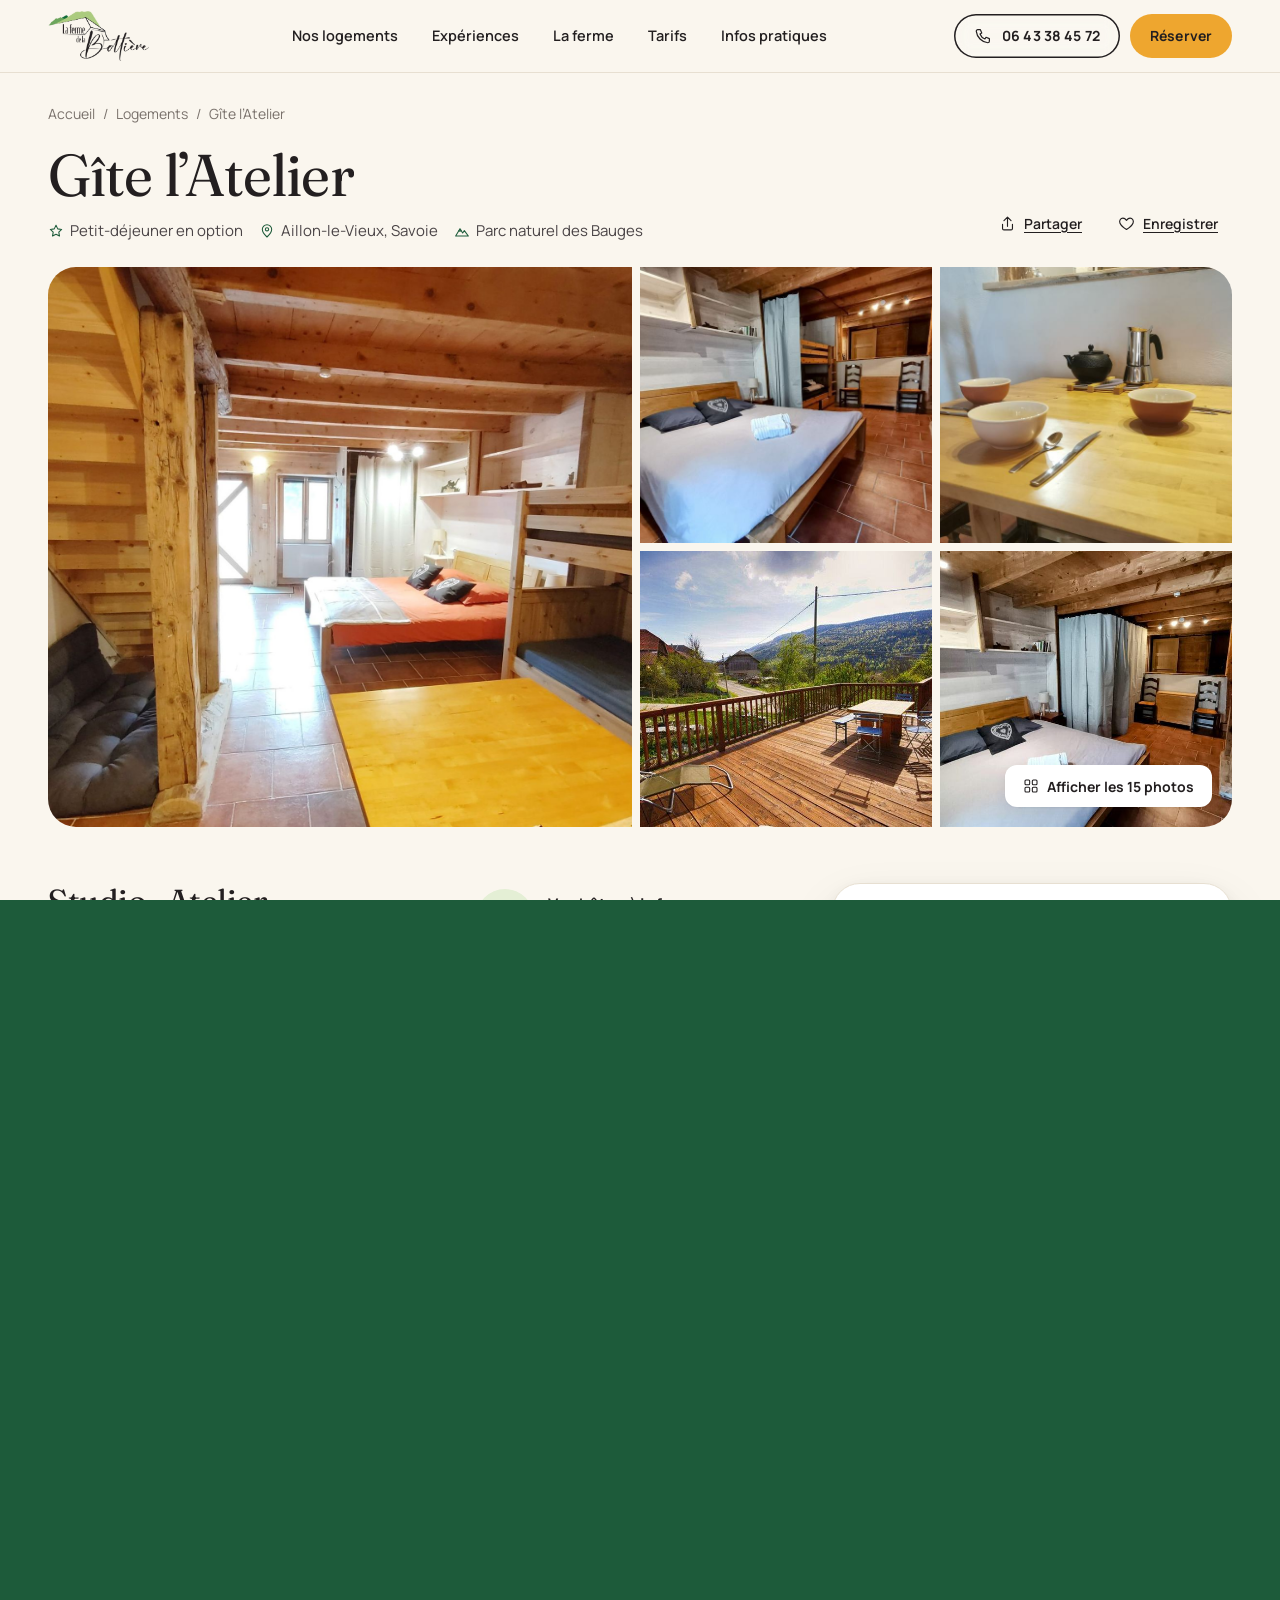
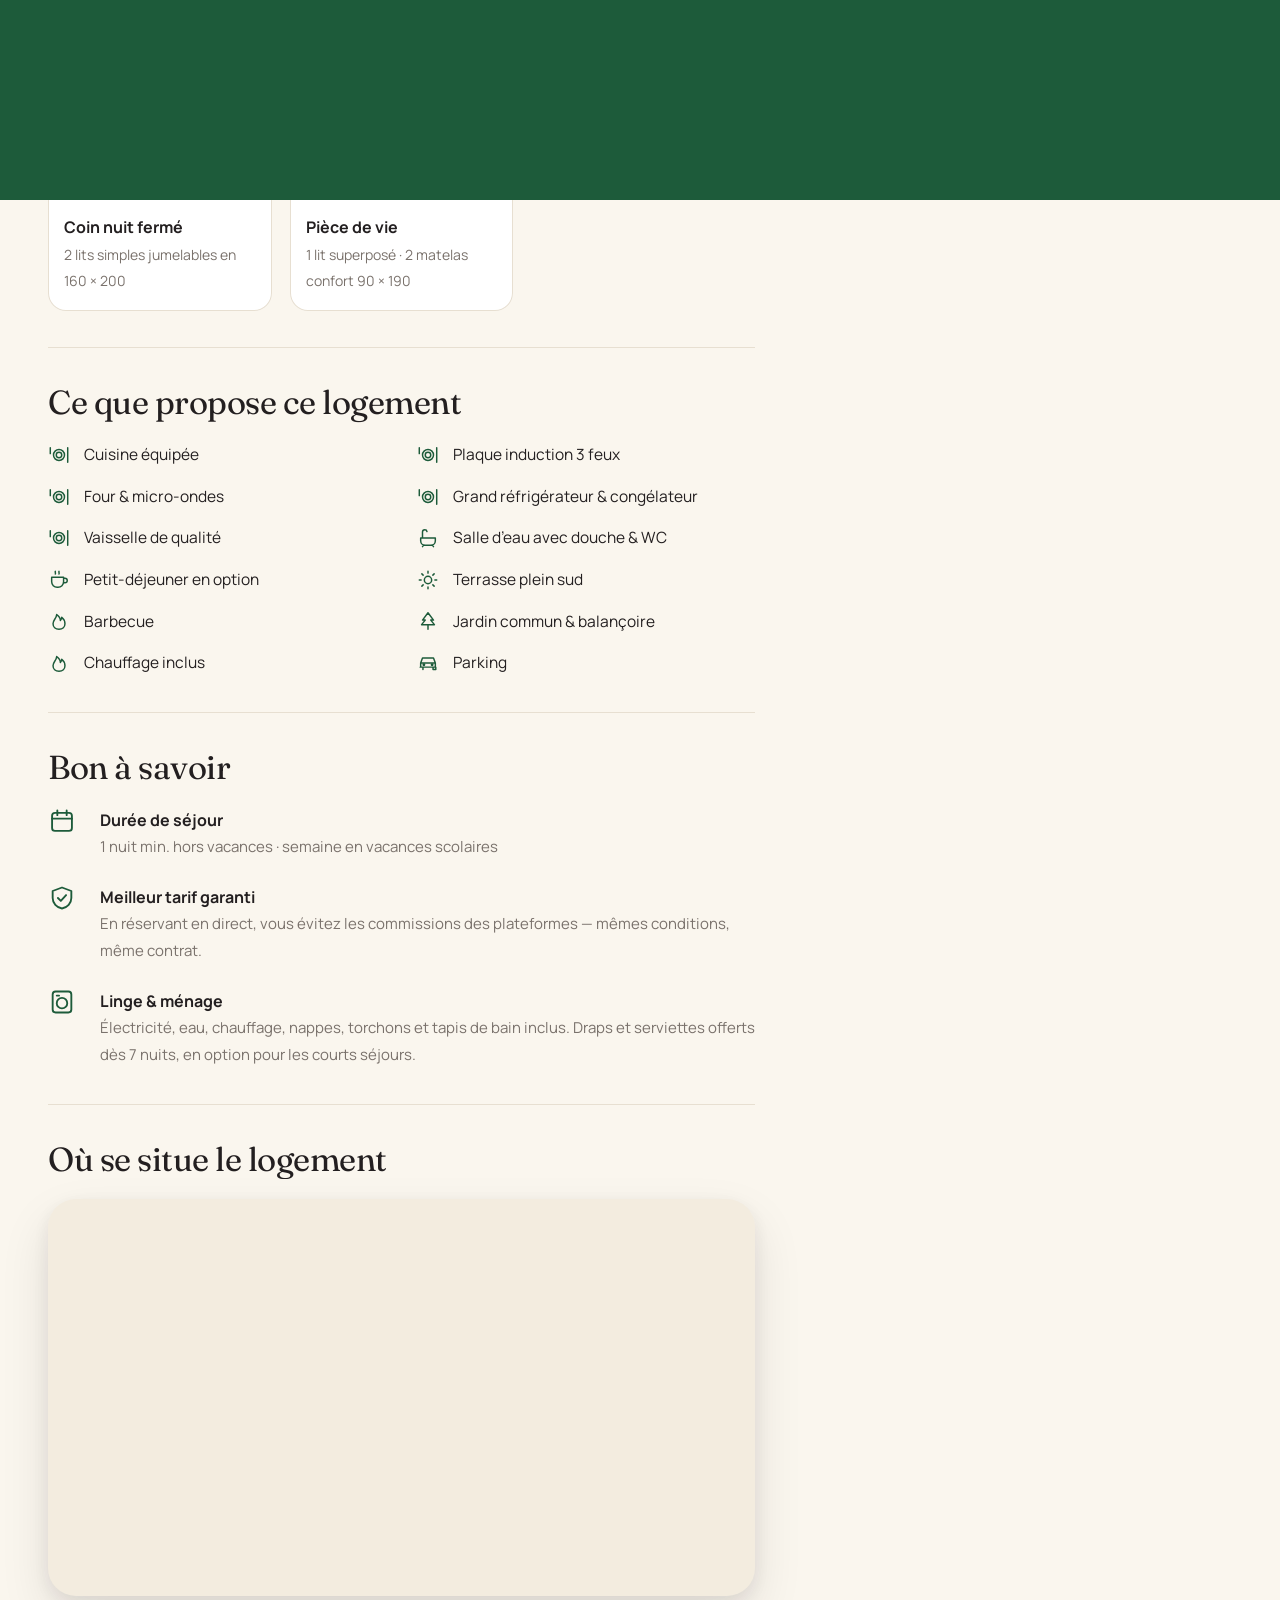
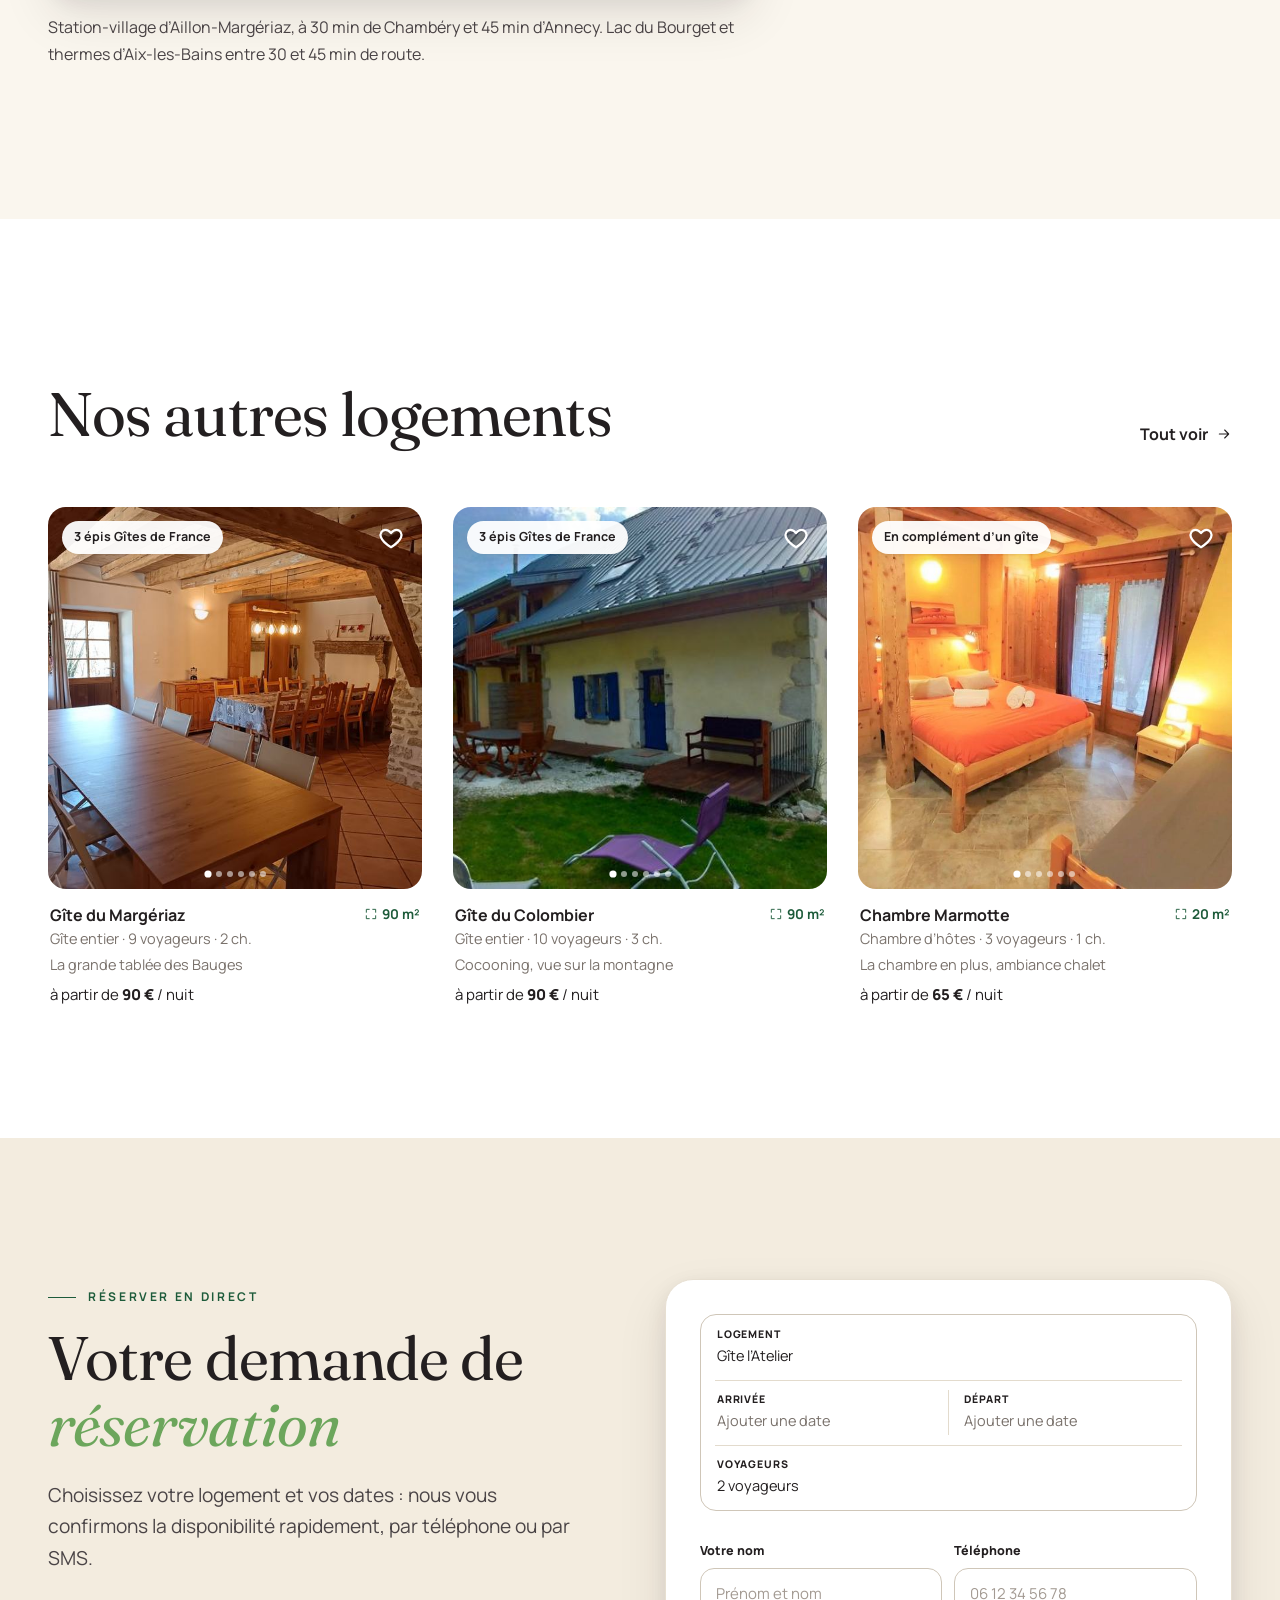
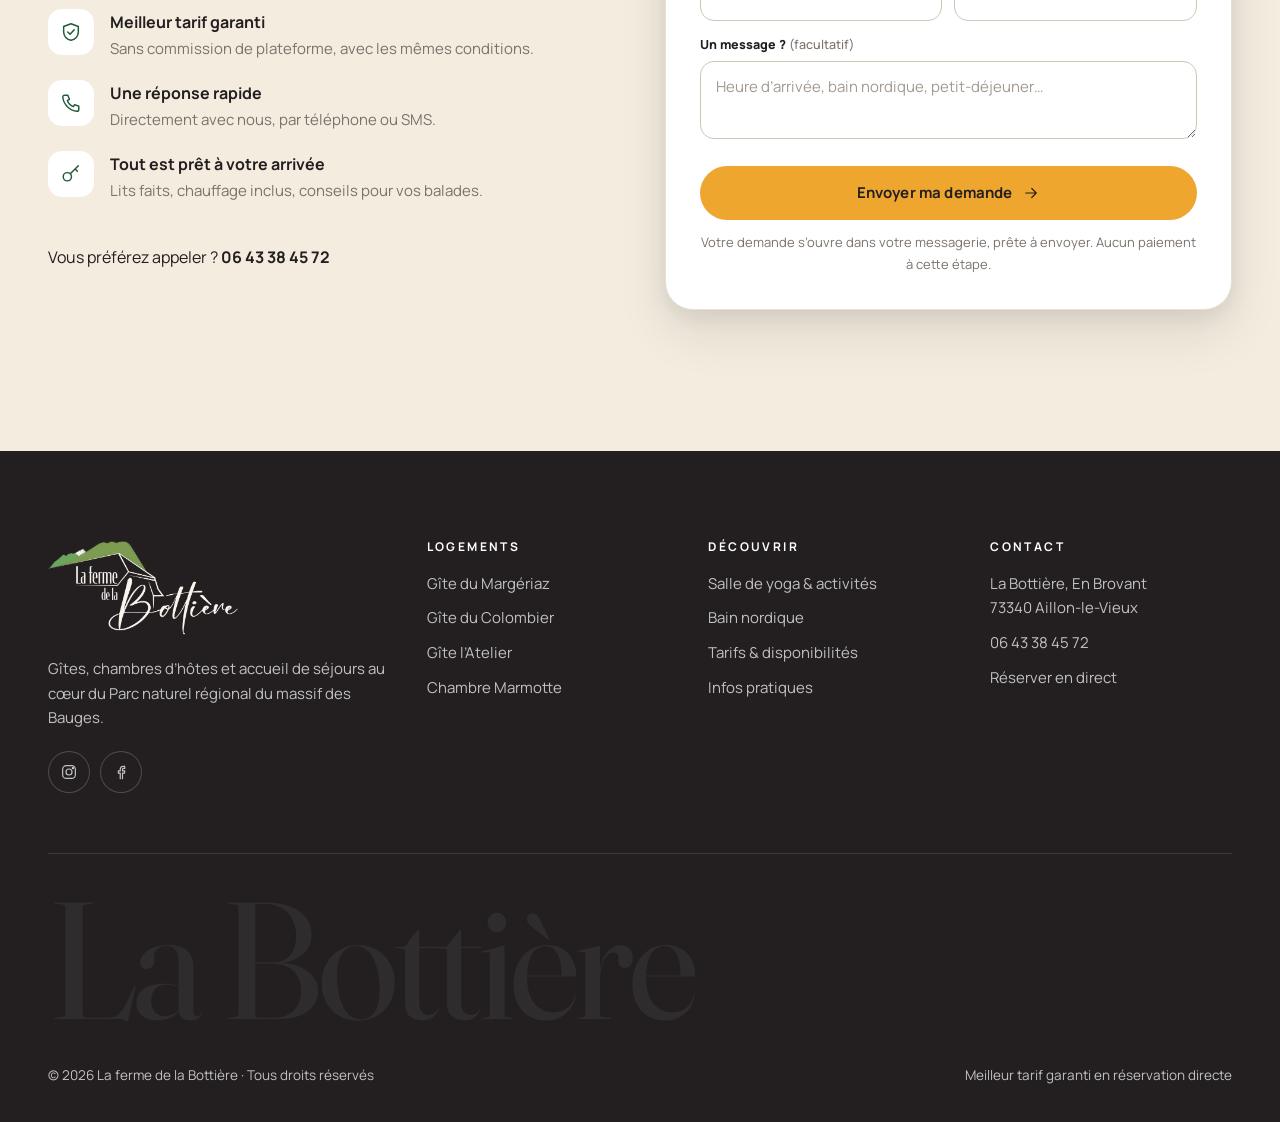
<file: gite-de-l-atelier.html>
<!doctype html>
<html lang="fr">
<head>
  <meta charset="utf-8">
  <meta name="viewport" content="width=device-width, initial-scale=1, viewport-fit=cover">
  <title>Gîte l’Atelier — La ferme de la Bottière · Gîtes dans les Bauges</title>
  <meta name="description" content="Studio de 35 m² pour 4 personnes avec vraie cuisine, petit-déjeuner maison en option et terrasse plein sud, à Aillon-Margériaz.">
  <meta name="theme-color" content="#1d5b3a">
  <meta property="og:title" content="Gîte l’Atelier — La ferme de la Bottière">
  <meta property="og:description" content="Studio de 35 m² pour 4 personnes avec vraie cuisine, petit-déjeuner maison en option et terrasse plein sud, à Aillon-Margériaz.">
  <meta property="og:image" content="assets/img/atelier/01.jpg">
  <link rel="icon" href="assets/favicon.png">
  <link rel="preconnect" href="https://fonts.googleapis.com">
  <link rel="preconnect" href="https://fonts.gstatic.com" crossorigin>
  <link href="https://fonts.googleapis.com/css2?family=Fraunces:ital,opsz,wght@0,9..144,300..600;1,9..144,300..600&family=Manrope:wght@400;500;600;700;800&display=swap" rel="stylesheet">
  <link rel="preload" as="image" href="assets/img/atelier/01.jpg">
  <link rel="stylesheet" href="assets/css/style.css">
</head>
<body data-page="logement" class="is-loading">
  <main class="lp" id="logement" data-id="atelier">
    <noscript><div class="container"><h1>Gîte l’Atelier</h1><p>Studio de 35 m² pour 4 personnes avec vraie cuisine, petit-déjeuner maison en option et terrasse plein sud, à Aillon-Margériaz.</p><p><a href="https://la-ferme-de-la-bottiere.amenitiz.io/fr/booking/room">Réserver en ligne</a> · 06 43 38 45 72</p></div></noscript>
  </main>
  <script src="assets/js/data.js"></script>
  <script src="assets/js/app.js"></script>
</body>
</html>
</file>
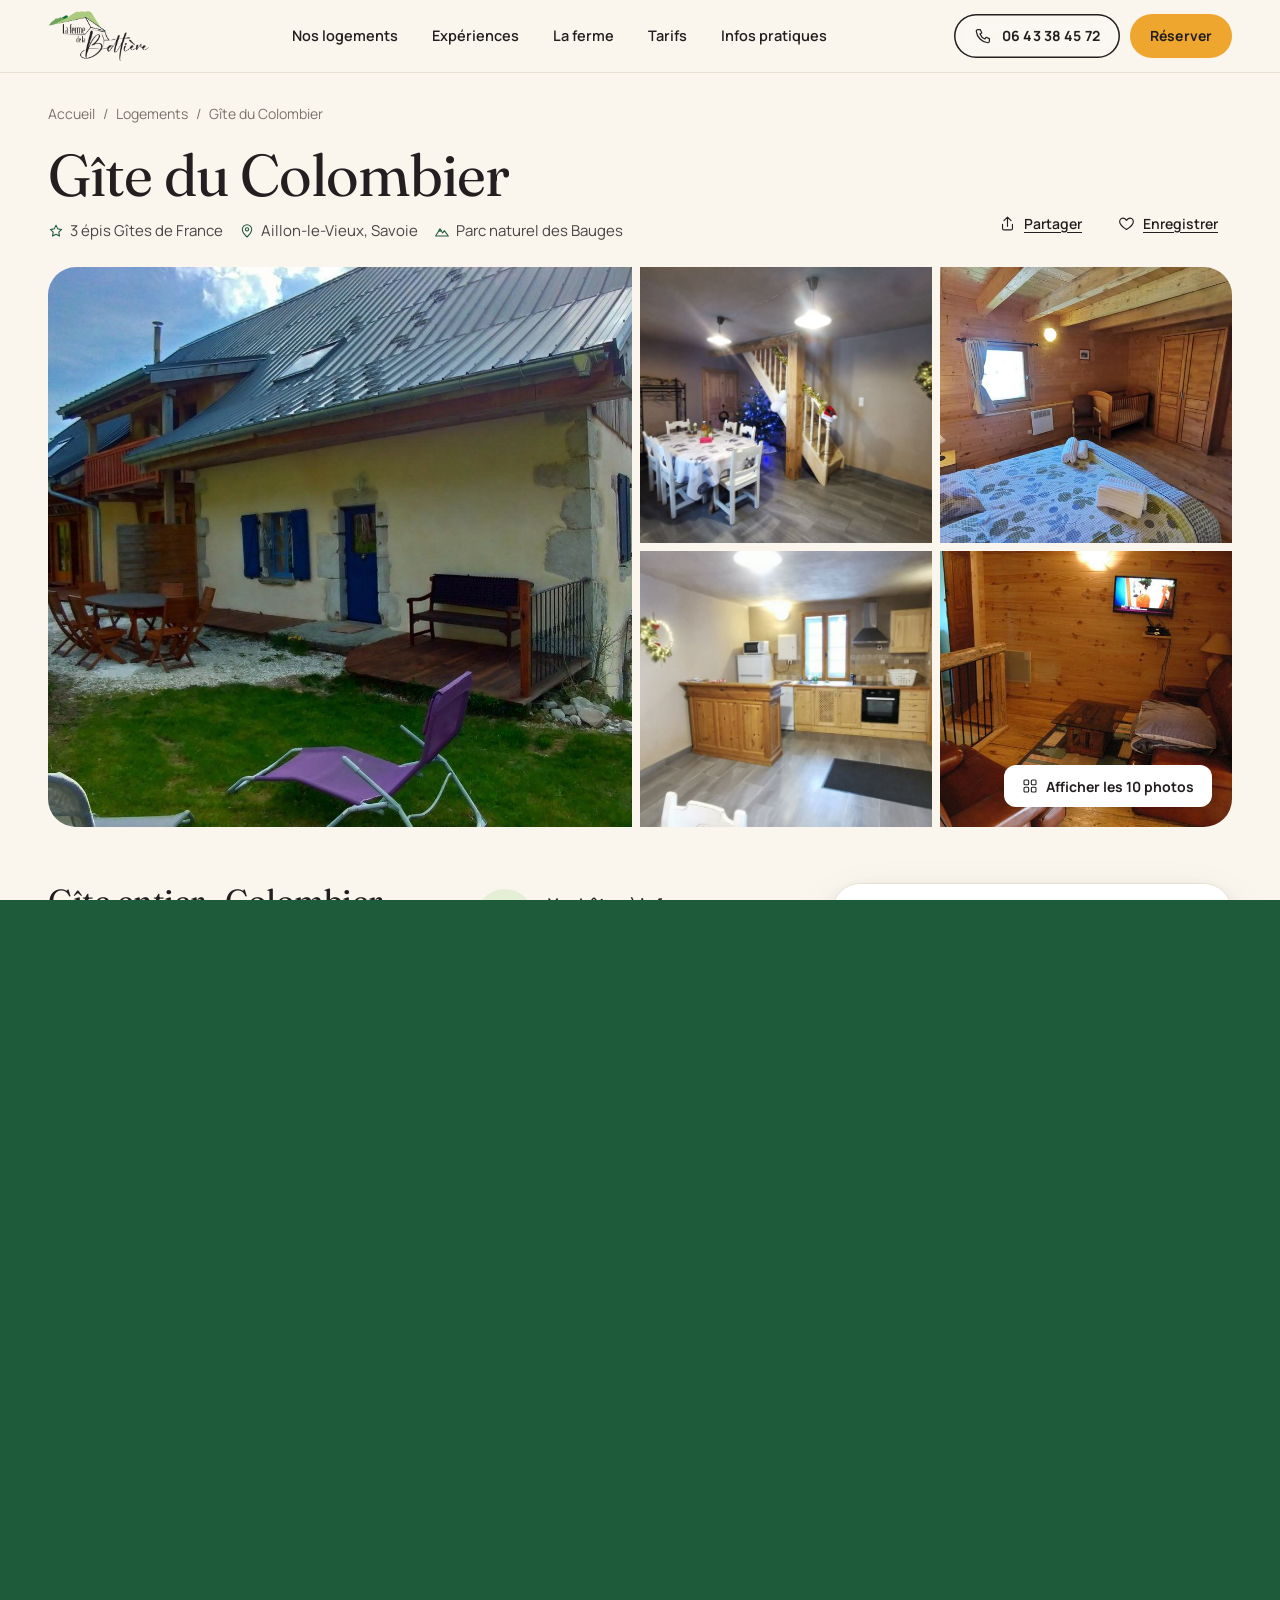
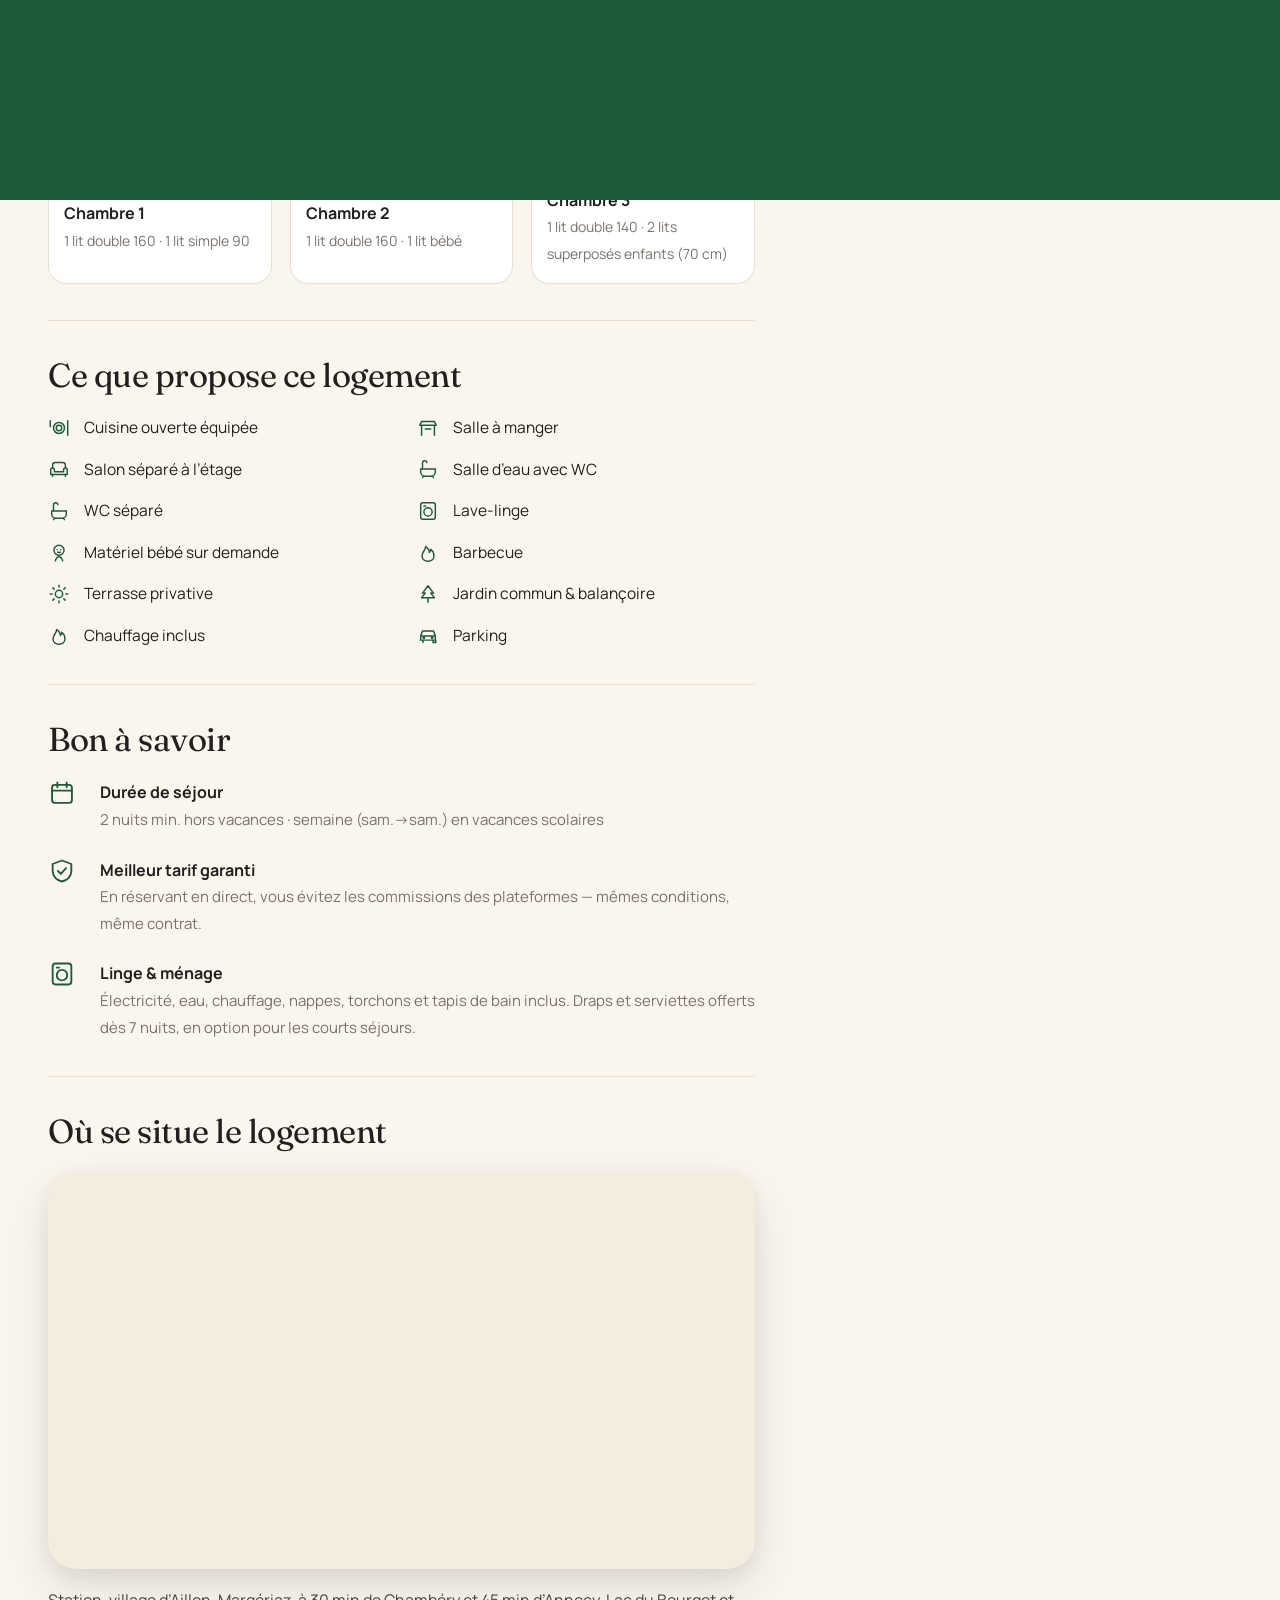
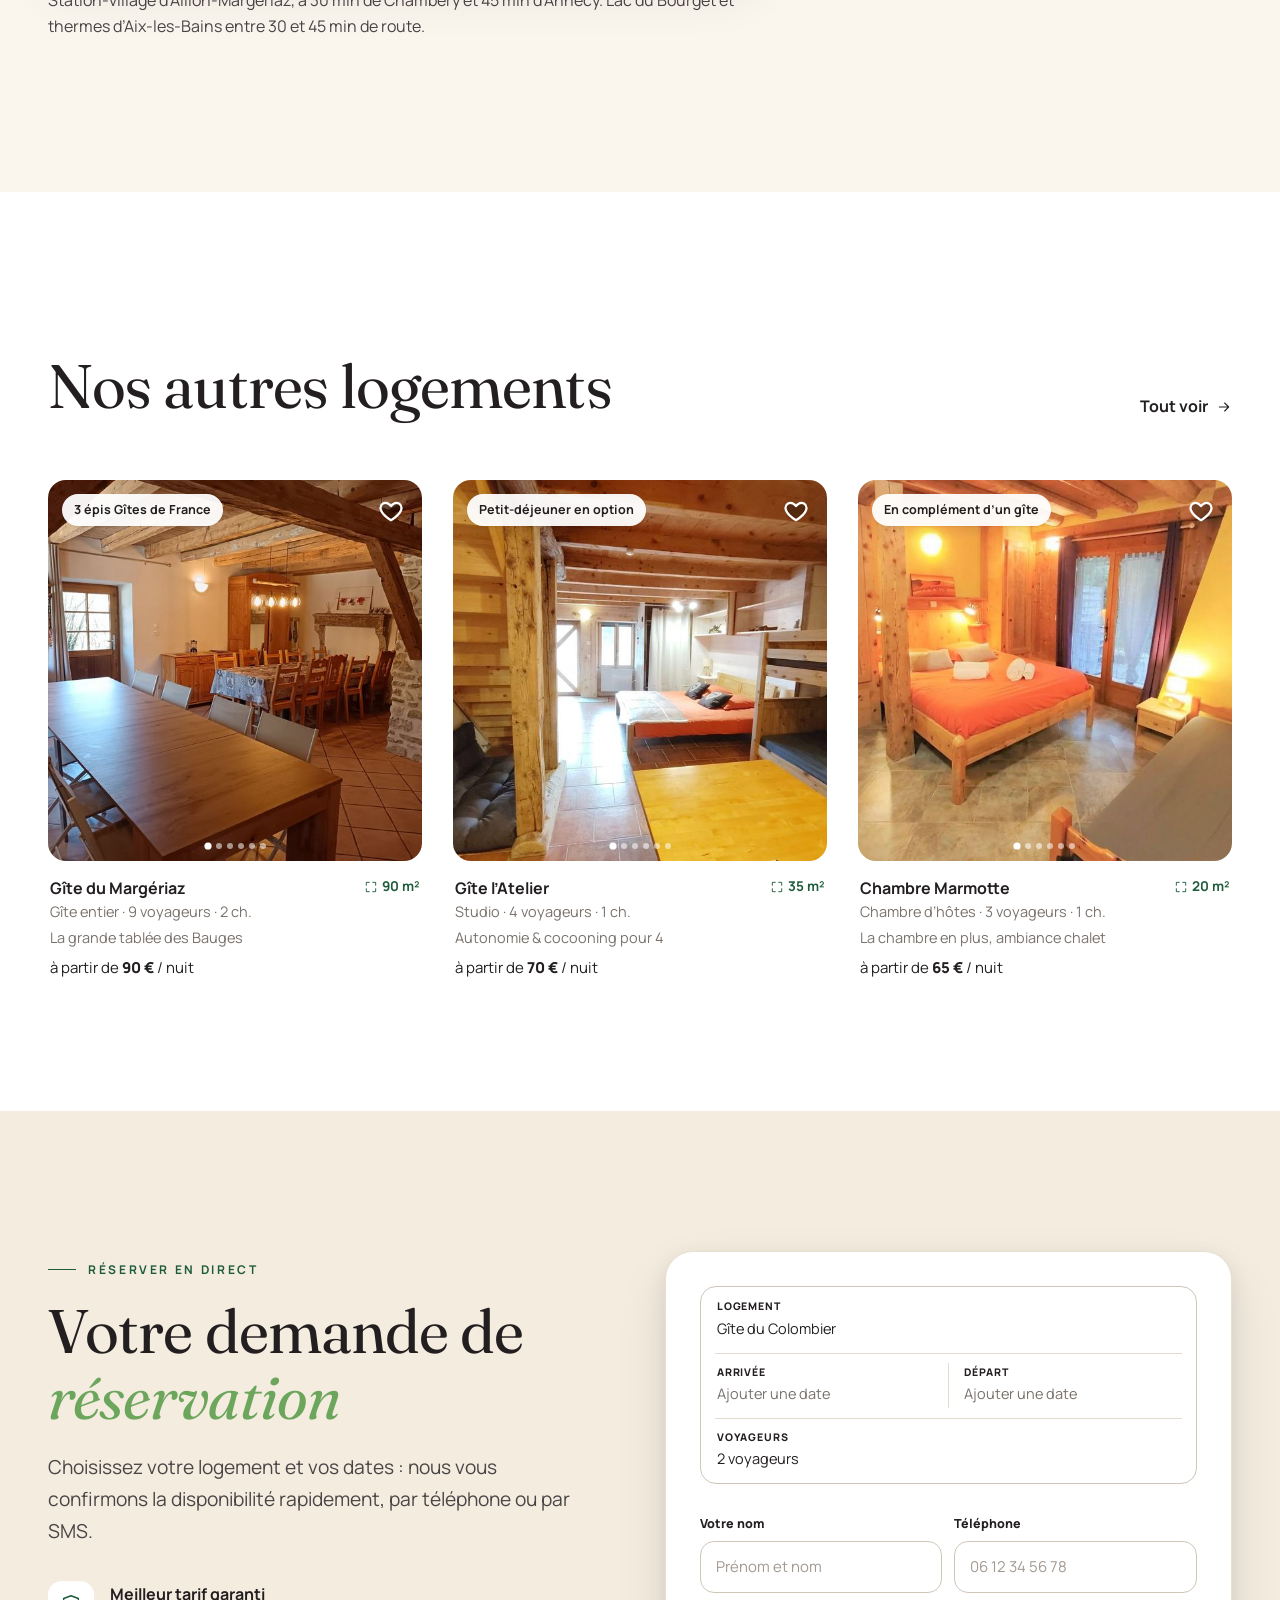
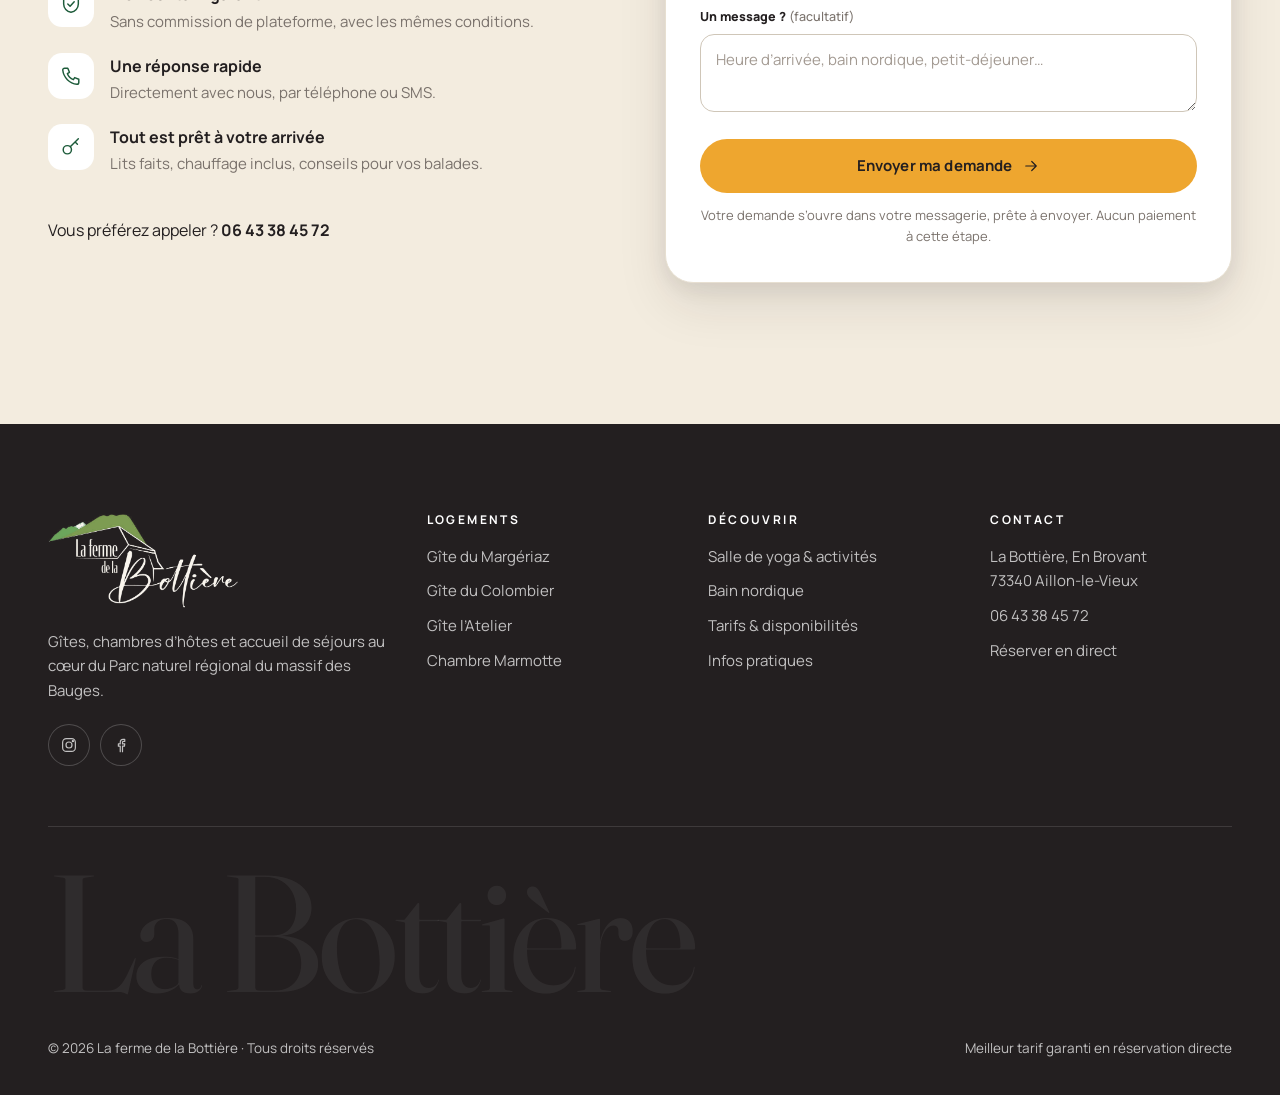
<file: gite-du-colombier.html>
<!doctype html>
<html lang="fr">
<head>
  <meta charset="utf-8">
  <meta name="viewport" content="width=device-width, initial-scale=1, viewport-fit=cover">
  <title>Gîte du Colombier — La ferme de la Bottière · Gîtes dans les Bauges</title>
  <meta name="description" content="Gîte 3 épis de 90 m² pour 10 personnes, 3 chambres, vue montagne, salon à l’étage et terrasse privative dans les Bauges.">
  <meta name="theme-color" content="#1d5b3a">
  <meta property="og:title" content="Gîte du Colombier — La ferme de la Bottière">
  <meta property="og:description" content="Gîte 3 épis de 90 m² pour 10 personnes, 3 chambres, vue montagne, salon à l’étage et terrasse privative dans les Bauges.">
  <meta property="og:image" content="assets/img/colombier/01.jpg">
  <link rel="icon" href="assets/favicon.png">
  <link rel="preconnect" href="https://fonts.googleapis.com">
  <link rel="preconnect" href="https://fonts.gstatic.com" crossorigin>
  <link href="https://fonts.googleapis.com/css2?family=Fraunces:ital,opsz,wght@0,9..144,300..600;1,9..144,300..600&family=Manrope:wght@400;500;600;700;800&display=swap" rel="stylesheet">
  <link rel="preload" as="image" href="assets/img/colombier/01.jpg">
  <link rel="stylesheet" href="assets/css/style.css">
</head>
<body data-page="logement" class="is-loading">
  <main class="lp" id="logement" data-id="colombier">
    <noscript><div class="container"><h1>Gîte du Colombier</h1><p>Gîte 3 épis de 90 m² pour 10 personnes, 3 chambres, vue montagne, salon à l’étage et terrasse privative dans les Bauges.</p><p><a href="https://la-ferme-de-la-bottiere.amenitiz.io/fr/booking/room">Réserver en ligne</a> · 06 43 38 45 72</p></div></noscript>
  </main>
  <script src="assets/js/data.js"></script>
  <script src="assets/js/app.js"></script>
</body>
</html>
</file>
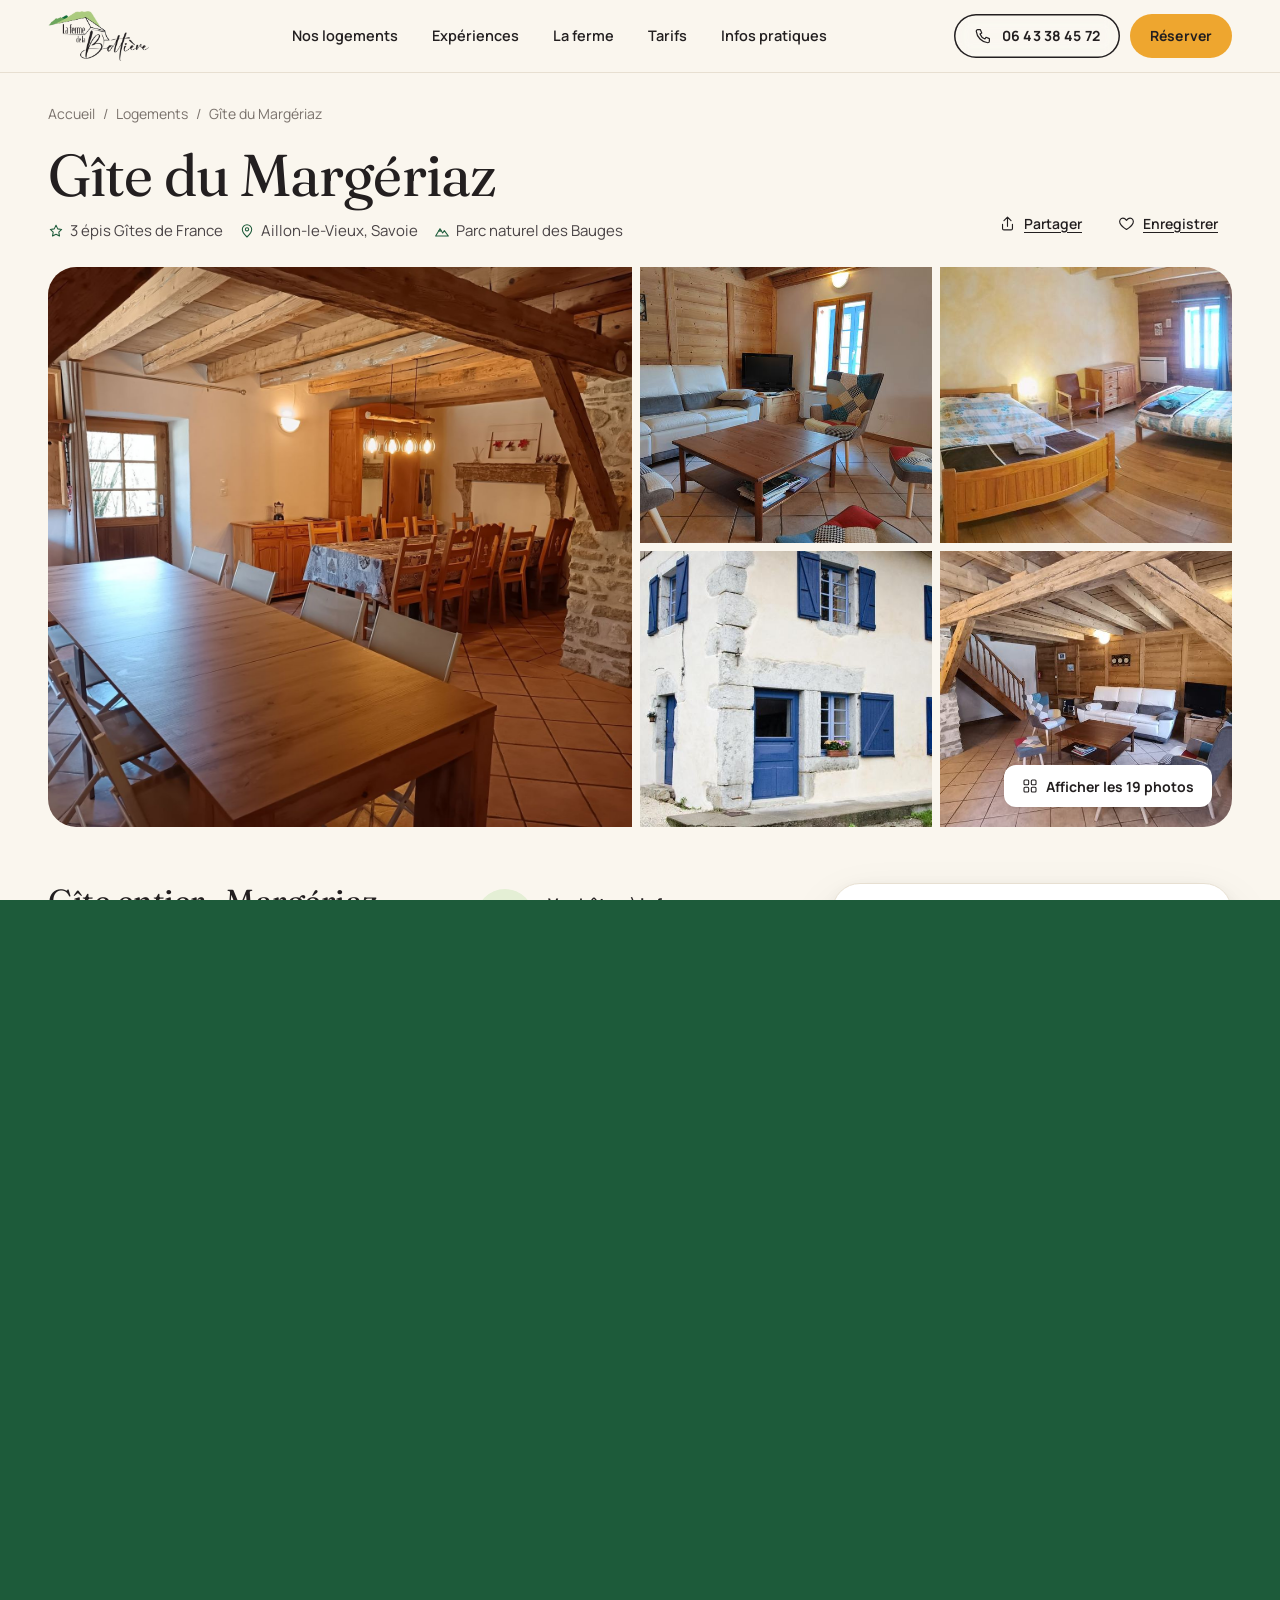
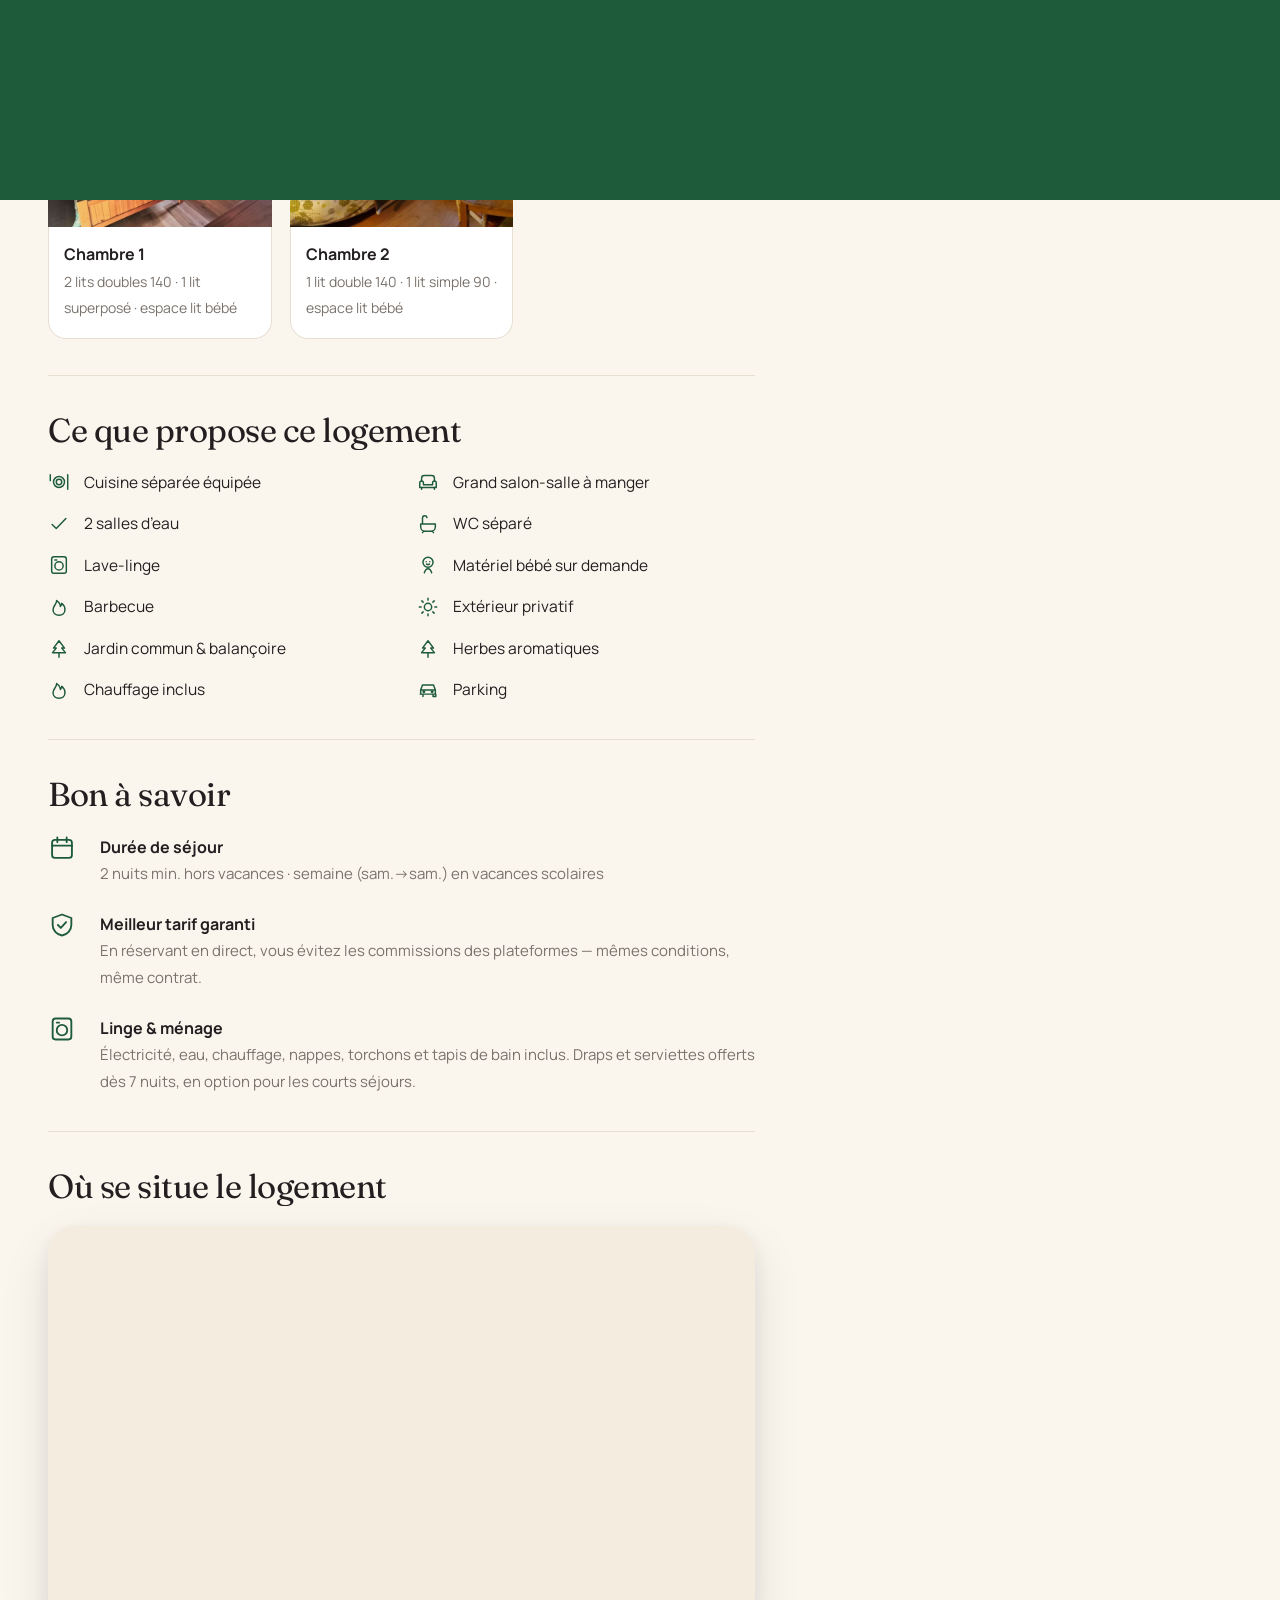
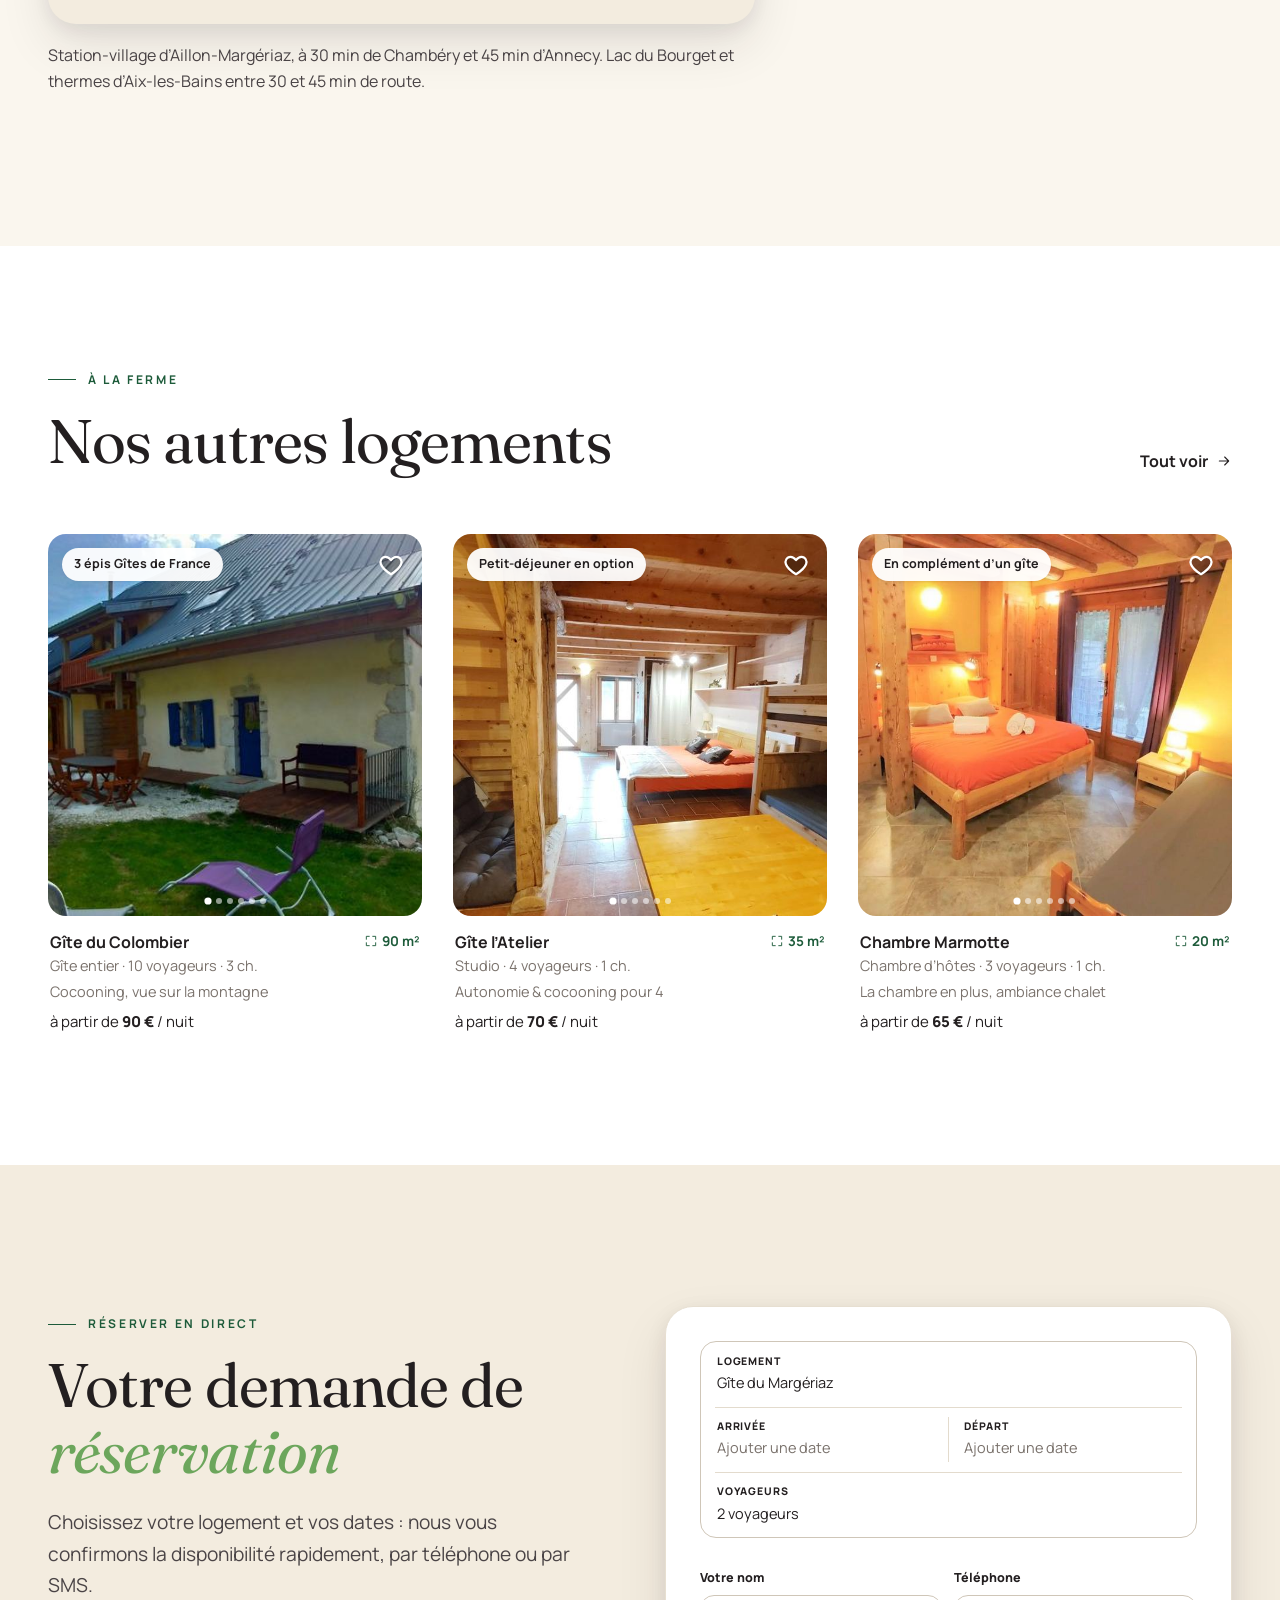
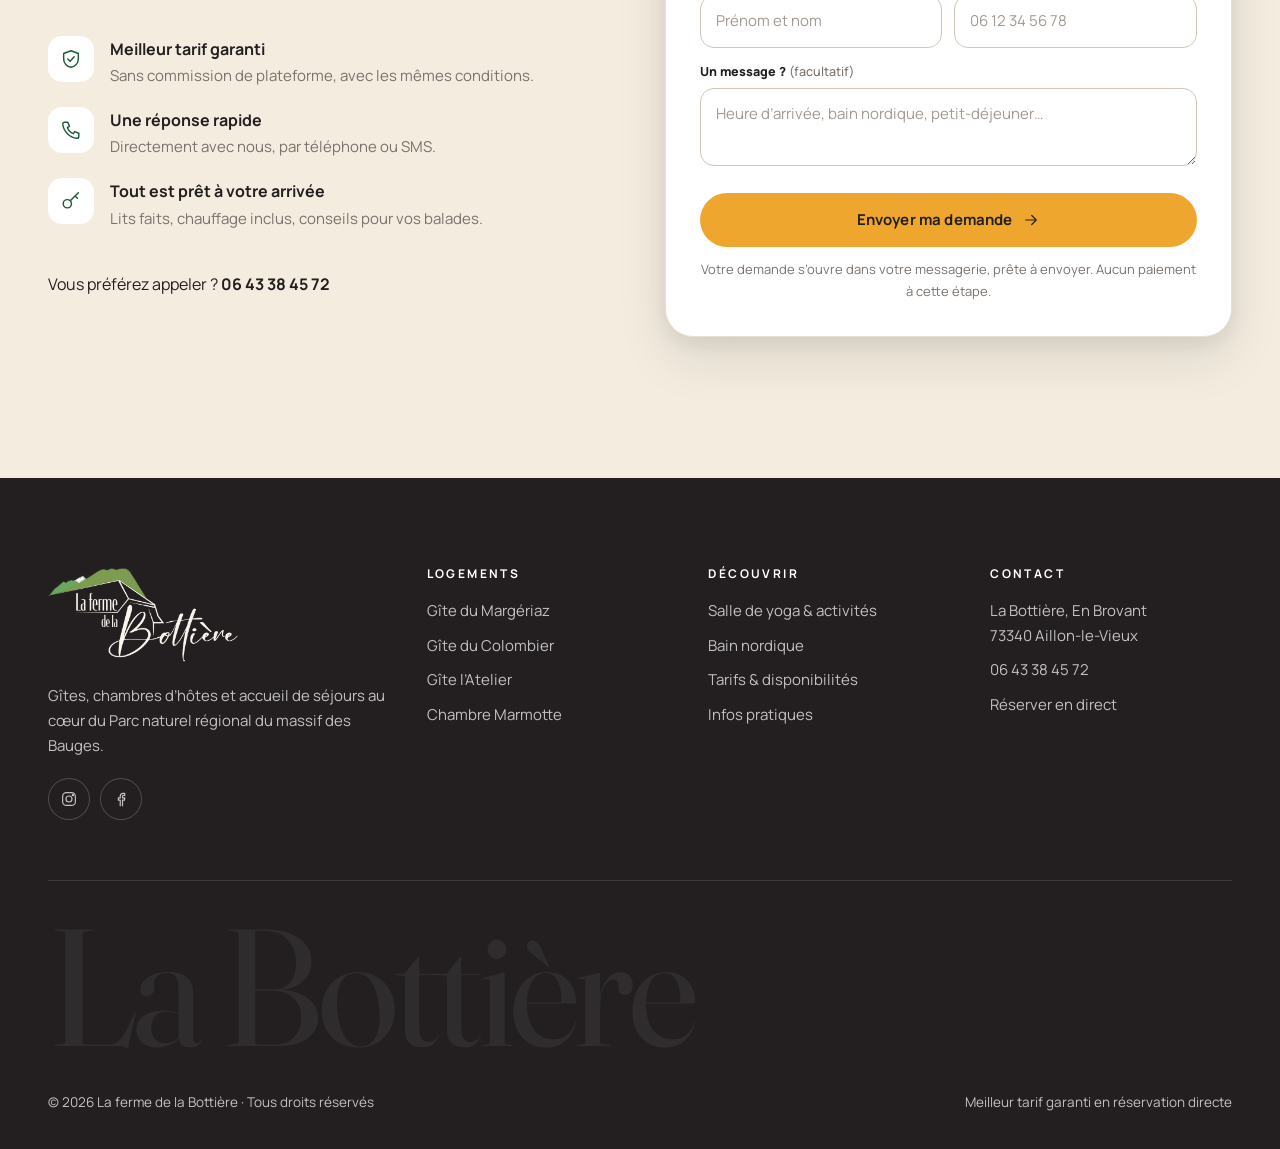
<file: gite-du-margeriaz.html>
<!doctype html>
<html lang="fr">
<head>
  <meta charset="utf-8">
  <meta name="viewport" content="width=device-width, initial-scale=1, viewport-fit=cover">
  <title>Gîte du Margériaz — La ferme de la Bottière · Gîtes dans les Bauges</title>
  <meta name="description" content="Gîte 3 épis de 90 m² pour 9 personnes à Aillon-le-Vieux : 2 chambres, salle à manger pour 18, 2 salles d’eau, extérieur privatif.">
  <meta name="theme-color" content="#1d5b3a">
  <meta property="og:title" content="Gîte du Margériaz — La ferme de la Bottière">
  <meta property="og:description" content="Gîte 3 épis de 90 m² pour 9 personnes à Aillon-le-Vieux : 2 chambres, salle à manger pour 18, 2 salles d’eau, extérieur privatif.">
  <meta property="og:image" content="assets/img/margeriaz/01.jpg">
  <link rel="icon" href="assets/favicon.png">
  <link rel="preconnect" href="https://fonts.googleapis.com">
  <link rel="preconnect" href="https://fonts.gstatic.com" crossorigin>
  <link href="https://fonts.googleapis.com/css2?family=Fraunces:ital,opsz,wght@0,9..144,300..600;1,9..144,300..600&family=Manrope:wght@400;500;600;700;800&display=swap" rel="stylesheet">
  <link rel="preload" as="image" href="assets/img/margeriaz/01.jpg">
  <link rel="stylesheet" href="assets/css/style.css">
</head>
<body data-page="logement" class="is-loading">
  <main class="lp" id="logement" data-id="margeriaz">
    <noscript><div class="container"><h1>Gîte du Margériaz</h1><p>Gîte 3 épis de 90 m² pour 9 personnes à Aillon-le-Vieux : 2 chambres, salle à manger pour 18, 2 salles d’eau, extérieur privatif.</p><p><a href="https://la-ferme-de-la-bottiere.amenitiz.io/fr/booking/room">Réserver en ligne</a> · 06 43 38 45 72</p></div></noscript>
  </main>
  <script src="assets/js/data.js"></script>
  <script src="assets/js/app.js"></script>
</body>
</html>
</file>
<file: assets/css/style.css>
/* ==========================================================================
   La ferme de la Bottière — feuille de style
   Couleurs reprises du logo : verts des Bauges, encre, ambre du site actuel
   ========================================================================== */

:root {
  --cream: #faf6ee;
  --cream-2: #f3ecdf;
  --paper: #ffffff;
  --ink: #231f20;
  --ink-2: #4a4446;
  --muted: #7a726c;
  --line: #e7dfd1;
  --forest: #1d5b3a;
  --forest-2: #164a2f;
  --sage: #6ca65c;
  --leaf: #adcd82;
  --leaf-soft: #e4efd5;
  --amber: #eea62f;
  --amber-soft: #fbecd2;
  --stone: #90836e;

  --serif: 'Fraunces', 'Cormorant Garamond', Georgia, serif;
  --sans: 'Manrope', system-ui, -apple-system, 'Segoe UI', sans-serif;

  --radius: 18px;
  --radius-lg: 28px;
  --shadow-sm: 0 1px 2px rgba(35, 31, 32, .06), 0 4px 14px rgba(35, 31, 32, .06);
  --shadow: 0 6px 20px rgba(35, 31, 32, .08), 0 22px 50px rgba(35, 31, 32, .10);
  --shadow-lg: 0 30px 80px rgba(20, 40, 25, .22);

  --ease: cubic-bezier(.22, 1, .36, 1);
  --ease-in-out: cubic-bezier(.65, 0, .35, 1);
  --container: 1280px;
  --gutter: clamp(20px, 4vw, 48px);
  --header-h: 84px;
}

*, *::before, *::after { box-sizing: border-box; }
html { -webkit-text-size-adjust: 100%; scroll-behavior: smooth; }
body {
  margin: 0;
  font-family: var(--sans);
  font-size: 16px;
  line-height: 1.65;
  color: var(--ink);
  background: var(--cream);
  -webkit-font-smoothing: antialiased;
  text-rendering: optimizeLegibility;
  overflow-x: hidden;
}
body.is-locked { overflow: hidden; }
img { max-width: 100%; display: block; }
a { color: inherit; text-decoration: none; }
button { font: inherit; color: inherit; cursor: pointer; background: none; border: 0; padding: 0; }
input, select, textarea { font: inherit; color: inherit; }
::selection { background: var(--leaf); color: var(--ink); }
:focus-visible { outline: 2px solid var(--forest); outline-offset: 3px; border-radius: 6px; }

.container { width: 100%; max-width: var(--container); margin: 0 auto; padding: 0 var(--gutter); }
.sr-only { position: absolute; width: 1px; height: 1px; overflow: hidden; clip: rect(0 0 0 0); white-space: nowrap; }

/* ---------- Typo ---------- */
h1, h2, h3, h4 { font-family: var(--serif); font-weight: 400; line-height: 1.08; margin: 0; letter-spacing: -.015em; }
h1 { font-size: clamp(44px, 7.4vw, 104px); }
h2 { font-size: clamp(34px, 4.8vw, 64px); }
h3 { font-size: clamp(22px, 2.2vw, 28px); }
h2 em, h1 em { font-style: italic; color: var(--sage); }
p { margin: 0 0 1em; }
.eyebrow {
  display: inline-flex; align-items: center; gap: 12px;
  font-size: 12px; font-weight: 700; letter-spacing: .22em; text-transform: uppercase;
  color: var(--forest);
}
.eyebrow::before { content: ''; width: 28px; height: 1px; background: currentColor; }
.lead { font-size: clamp(17px, 1.5vw, 20px); color: var(--ink-2); max-width: 60ch; }

/* ---------- Boutons ---------- */
.btn {
  --bg: var(--ink); --fg: #fff;
  position: relative; display: inline-flex; align-items: center; justify-content: center; gap: 10px;
  height: 54px; padding: 0 28px; border-radius: 999px;
  background: var(--bg); color: var(--fg);
  font-weight: 700; font-size: 15px; letter-spacing: .01em;
  overflow: hidden; isolation: isolate;
  transition: transform .5s var(--ease), box-shadow .5s var(--ease), background .3s;
  will-change: transform;
}
.btn::after {
  content: ''; position: absolute; inset: 0; z-index: -1;
  background: var(--forest); border-radius: inherit;
  transform: translateY(101%); transition: transform .55s var(--ease);
}
.btn:hover::after { transform: translateY(0); }
.btn:hover { box-shadow: 0 14px 30px rgba(29, 91, 58, .28); }
.btn svg { width: 18px; height: 18px; transition: transform .4s var(--ease); }
.btn:hover svg { transform: translateX(3px); }
.btn--amber { --bg: var(--amber); --fg: var(--ink); }
.btn--amber::after { background: var(--ink); }
.btn--amber:hover { color: #fff; }
.btn--ghost { --bg: transparent; --fg: var(--ink); box-shadow: inset 0 0 0 1.5px var(--ink); }
.btn--ghost::after { background: var(--ink); }
.btn--ghost:hover { color: #fff; }
.btn--light { --bg: rgba(255,255,255,.14); --fg: #fff; box-shadow: inset 0 0 0 1.5px rgba(255,255,255,.6); backdrop-filter: blur(8px); }
.btn--light::after { background: #fff; }
.btn--light:hover { color: var(--ink); }
.btn--block { width: 100%; }
.btn--sm { height: 44px; padding: 0 20px; font-size: 14px; }

.link-arrow {
  display: inline-flex; align-items: center; gap: 8px; font-weight: 700;
  background: linear-gradient(currentColor, currentColor) 0 100% / 0 1.5px no-repeat;
  transition: background-size .5s var(--ease);
}
.link-arrow:hover { background-size: 100% 1.5px; }
.link-arrow svg { width: 16px; height: 16px; }

/* ---------- Loader ---------- */
.loader {
  position: fixed; inset: 0; z-index: 1000; display: grid; place-items: center;
  background: var(--cream);
  transition: clip-path 1.1s var(--ease-in-out);
  clip-path: inset(0 0 0 0);
}
.loader.is-done { clip-path: inset(0 0 100% 0); pointer-events: none; }
.loader__inner { display: grid; justify-items: center; gap: 26px; }
.loader__logo { width: min(300px, 62vw); clip-path: inset(0 100% 0 0); animation: loaderLogo 1.3s var(--ease) .1s forwards; }
.loader__bar { width: 160px; height: 2px; background: var(--line); overflow: hidden; border-radius: 2px; }
.loader__bar span { display: block; height: 100%; width: 100%; background: var(--sage); transform: translateX(-100%); animation: loaderBar 1.4s var(--ease) forwards; }
@keyframes loaderLogo { to { clip-path: inset(0 0 0 0); } }
@keyframes loaderBar { to { transform: translateX(0); } }

/* Transition de page */
.page-curtain {
  position: fixed; inset: 0; z-index: 999; background: var(--forest);
  transform: translateY(100%); pointer-events: none;
  transition: transform .7s var(--ease-in-out);
}
.page-curtain.is-active { transform: translateY(0); }

/* ---------- Header ---------- */
.header {
  position: fixed; top: 0; left: 0; right: 0; z-index: 100;
  height: var(--header-h);
  transition: background .5s var(--ease), box-shadow .5s var(--ease), transform .6s var(--ease), height .5s var(--ease);
}
.header__inner { height: 100%; display: flex; align-items: center; justify-content: space-between; gap: 24px; }
.header__logo { position: relative; display: block; height: 58px; width: 118px; transition: height .5s var(--ease); }
.header__logo img { position: absolute; inset: 0; height: 100%; width: auto; transition: opacity .4s; }
.header__logo .logo-dark { opacity: 0; }
.header__nav { display: flex; align-items: center; gap: 6px; }
.header__nav a {
  position: relative; padding: 10px 14px; font-size: 14.5px; font-weight: 600; color: #fff; border-radius: 999px;
  transition: background .3s, color .3s;
}
.header__nav a:hover { background: rgba(255,255,255,.14); }
.header__actions { display: flex; align-items: center; gap: 10px; }
.header .btn--sm { height: 44px; }
.header__burger { display: none; width: 44px; height: 44px; border-radius: 50%; background: rgba(255,255,255,.16); color: #fff; place-items: center; }
.header__burger span, .header__burger span::before, .header__burger span::after { display: block; width: 18px; height: 1.5px; background: currentColor; position: relative; transition: transform .4s var(--ease); }
.header__burger span::before, .header__burger span::after { content: ''; position: absolute; left: 0; }
.header__burger span::before { top: -6px; } .header__burger span::after { top: 6px; }

.header.is-solid, .header--solid {
  background: rgba(250, 246, 238, .88); backdrop-filter: saturate(1.4) blur(16px); -webkit-backdrop-filter: saturate(1.4) blur(16px);
  box-shadow: 0 1px 0 var(--line);
  height: 72px;
}
.header.is-solid .header__logo, .header--solid .header__logo { height: 50px; }
.header.is-solid .logo-light, .header--solid .logo-light { opacity: 0; }
.header.is-solid .logo-dark, .header--solid .logo-dark { opacity: 1; }
.header.is-solid .header__nav a, .header--solid .header__nav a { color: var(--ink); }
.header.is-solid .header__nav a:hover, .header--solid .header__nav a:hover { background: var(--cream-2); }
.header.is-solid .header__burger, .header--solid .header__burger { background: var(--cream-2); color: var(--ink); }
.header.is-solid .btn--light, .header--solid .btn--light { --fg: var(--ink); box-shadow: inset 0 0 0 1.5px var(--ink); }
.header.is-hidden { transform: translateY(-100%); }

/* Menu mobile */
.mnav {
  position: fixed; inset: 0; z-index: 99; background: var(--forest); color: #fff;
  display: flex; flex-direction: column; justify-content: center; padding: 100px var(--gutter) 40px;
  clip-path: circle(0% at calc(100% - 44px) 42px); transition: clip-path .8s var(--ease-in-out);
}
.mnav.is-open { clip-path: circle(150% at calc(100% - 44px) 42px); }
.mnav a { display: block; font-family: var(--serif); font-size: clamp(34px, 9vw, 54px); line-height: 1.2; opacity: 0; transform: translateY(30px); transition: opacity .5s, transform .7s var(--ease); }
.mnav.is-open a { opacity: 1; transform: none; }
.mnav.is-open a:nth-child(2) { transition-delay: .06s; } .mnav.is-open a:nth-child(3) { transition-delay: .12s; }
.mnav.is-open a:nth-child(4) { transition-delay: .18s; } .mnav.is-open a:nth-child(5) { transition-delay: .24s; }
.mnav.is-open a:nth-child(6) { transition-delay: .30s; }
.mnav__foot { margin-top: 40px; font-size: 15px; opacity: .8; }
body.nav-open .header__burger span { background: transparent; }
body.nav-open .header__burger span::before { transform: translateY(6px) rotate(45deg); }
body.nav-open .header__burger span::after { transform: translateY(-6px) rotate(-45deg); }
body.nav-open .header { background: transparent; box-shadow: none; backdrop-filter: none; }
body.nav-open .header .logo-light { opacity: 1; } body.nav-open .header .logo-dark { opacity: 0; }
body.nav-open .header__burger { background: rgba(255,255,255,.16); color: #fff; }

/* ---------- Hero ---------- */
.hero {
  position: relative; min-height: 100svh; display: flex; align-items: flex-end;
  color: #fff; overflow: hidden; background: var(--forest-2);
  padding-bottom: clamp(36px, 6vh, 70px);
}
.hero__slides { position: absolute; inset: 0; }
.hero__slide {
  position: absolute; inset: -4%; background-size: cover; background-position: center;
  opacity: 0; transform: scale(1.12); transition: opacity 1.8s var(--ease), transform 9s linear;
}
.hero__slide.is-active { opacity: 1; transform: scale(1); }
.hero::after {
  content: ''; position: absolute; inset: 0; pointer-events: none;
  background:
    linear-gradient(180deg, rgba(10, 28, 18, .55) 0%, rgba(10, 28, 18, 0) 28%),
    linear-gradient(90deg, rgba(10, 28, 18, .55) 0%, rgba(10, 28, 18, 0) 60%),
    linear-gradient(0deg, rgba(10, 28, 18, .78) 0%, rgba(10, 28, 18, .25) 45%, rgba(10, 28, 18, 0) 70%);
}
.hero__content { position: relative; z-index: 2; width: 100%; }
.hero__kicker { display: flex; align-items: center; gap: 14px; font-size: 13px; letter-spacing: .24em; text-transform: uppercase; font-weight: 700; color: #fff; text-shadow: 0 1px 12px rgba(0,0,0,.35); margin-bottom: 22px; }
.hero__kicker::before { content: ''; width: 40px; height: 1px; background: currentColor; }
.hero h1 { max-width: 13ch; text-wrap: balance; }
.hero h1 em { color: var(--leaf); }
.hero__sub { margin: 24px 0 0; max-width: 46ch; font-size: clamp(16px, 1.4vw, 19px); color: rgba(255,255,255,.86); }
.hero__dots { position: absolute; right: var(--gutter); bottom: clamp(36px, 6vh, 70px); z-index: 3; display: flex; flex-direction: column; gap: 10px; }
.hero__dot { width: 3px; height: 28px; border-radius: 3px; background: rgba(255,255,255,.3); overflow: hidden; position: relative; }
.hero__dot i { position: absolute; inset: 0; background: #fff; transform: scaleY(0); transform-origin: top; }
.hero__dot.is-active i { animation: dotFill 6s linear forwards; }
@keyframes dotFill { to { transform: scaleY(1); } }
.hero__scroll { position: absolute; left: 50%; bottom: 18px; z-index: 3; width: 22px; height: 36px; border: 1.5px solid rgba(255,255,255,.6); border-radius: 12px; transform: translateX(-50%); }
.hero__scroll::after { content: ''; position: absolute; left: 50%; top: 7px; width: 3px; height: 7px; margin-left: -1.5px; border-radius: 2px; background: #fff; animation: scrollDot 2s var(--ease) infinite; }
@keyframes scrollDot { 0% { opacity: 0; transform: translateY(-4px); } 30% { opacity: 1; } 100% { opacity: 0; transform: translateY(12px); } }

/* Barre de recherche façon plateforme */
.search {
  margin-top: clamp(28px, 5vh, 48px);
  display: grid; grid-template-columns: 1.3fr 1fr 1fr 1fr auto; align-items: center;
  max-width: 980px; padding: 8px; border-radius: 999px;
  background: #fff; color: var(--ink); box-shadow: var(--shadow-lg);
}
.search__field { position: relative; display: flex; flex-direction: column; justify-content: center; padding: 10px 24px; border-radius: 999px; min-width: 0; cursor: pointer; transition: background .3s; }
.search__field:hover { background: var(--cream-2); }
.search__field + .search__field::before { content: ''; position: absolute; left: 0; top: 22%; bottom: 22%; width: 1px; background: var(--line); }
.search__field label { font-size: 12px; font-weight: 800; letter-spacing: .02em; }
.search__field input, .search__field select { border: 0; background: transparent; padding: 0; font-size: 14.5px; color: var(--muted); outline: none; width: 100%; appearance: none; cursor: pointer; }
.search__field input::-webkit-calendar-picker-indicator { opacity: .5; cursor: pointer; }
.search__btn { display: inline-flex; align-items: center; gap: 10px; height: 56px; padding: 0 26px; border-radius: 999px; background: var(--forest); color: #fff; font-weight: 700; transition: background .3s, transform .4s var(--ease); }
.search__btn:hover { background: var(--ink); }
.search__btn svg { width: 18px; height: 18px; }

/* ---------- Sections ---------- */
.section { padding: clamp(80px, 11vw, 150px) 0; position: relative; }
.section--tight { padding: clamp(60px, 8vw, 100px) 0; }
.section--paper { background: var(--paper); }
.section--forest { background: var(--forest); color: #fff; }
.section--forest .eyebrow { color: var(--leaf); }
.section--forest .lead { color: rgba(255,255,255,.8); }
.section__head { display: flex; align-items: flex-end; justify-content: space-between; gap: 32px; margin-bottom: clamp(36px, 5vw, 60px); flex-wrap: wrap; }
.section__head h2 { margin-top: 18px; max-width: 16ch; text-wrap: balance; }
.section__head .lead { margin: 0; max-width: 44ch; }

/* ---------- Filtres ---------- */
.filters { display: flex; gap: 10px; flex-wrap: wrap; margin-bottom: 36px; }
.chip {
  display: inline-flex; align-items: center; gap: 8px; height: 44px; padding: 0 18px; border-radius: 999px;
  background: var(--paper); box-shadow: inset 0 0 0 1px var(--line); font-size: 14px; font-weight: 600;
  transition: background .3s, color .3s, box-shadow .3s, transform .3s var(--ease);
}
.chip svg { width: 18px; height: 18px; }
.chip:hover { box-shadow: inset 0 0 0 1.5px var(--ink); }
.chip.is-active { background: var(--ink); color: #fff; box-shadow: none; }

/* ---------- Cartes logements ---------- */
.grid-listings { display: grid; grid-template-columns: repeat(4, minmax(0, 1fr)); gap: clamp(20px, 2.4vw, 32px); }
.card { position: relative; transition: opacity .5s var(--ease), transform .6s var(--ease); }
.card.is-filtered { opacity: .18; transform: scale(.97); pointer-events: none; filter: grayscale(.6); }
.card__media { position: relative; aspect-ratio: 1 / 1.02; border-radius: var(--radius); overflow: hidden; background: var(--cream-2); }
.card__track { display: flex; height: 100%; transition: transform .7s var(--ease); }
.card__track img { flex: 0 0 100%; width: 100%; height: 100%; object-fit: cover; transition: transform 1.2s var(--ease); }
.card:hover .card__track img { transform: scale(1.06); }
.card__badge { position: absolute; top: 14px; left: 14px; z-index: 2; padding: 6px 12px; border-radius: 999px; background: rgba(255,255,255,.94); font-size: 12.5px; font-weight: 700; box-shadow: var(--shadow-sm); }
.card__fav { position: absolute; top: 12px; right: 12px; z-index: 2; width: 38px; height: 38px; display: grid; place-items: center; border-radius: 50%; color: #fff; transition: transform .3s var(--ease); }
.card__fav:hover { transform: scale(1.12); }
.card__fav svg { width: 26px; height: 26px; fill: rgba(0,0,0,.35); stroke: #fff; stroke-width: 2; transition: fill .3s; }
.card__fav.is-on svg { fill: var(--amber); animation: pop .5s var(--ease); }
@keyframes pop { 40% { transform: scale(1.35); } }
.card__nav { position: absolute; top: 50%; z-index: 2; width: 32px; height: 32px; margin-top: -16px; border-radius: 50%; background: rgba(255,255,255,.94); display: grid; place-items: center; opacity: 0; transform: scale(.85); transition: opacity .3s, transform .3s var(--ease); box-shadow: var(--shadow-sm); }
.card__nav svg { width: 14px; height: 14px; }
.card__nav--prev { left: 12px; } .card__nav--next { right: 12px; }
.card:hover .card__nav { opacity: 1; transform: none; }
.card__nav:hover { transform: scale(1.08) !important; }
.card__dots { position: absolute; left: 0; right: 0; bottom: 12px; z-index: 2; display: flex; justify-content: center; gap: 5px; }
.card__dots i { width: 6px; height: 6px; border-radius: 50%; background: rgba(255,255,255,.55); transition: background .3s, transform .3s; }
.card__dots i.is-active { background: #fff; transform: scale(1.2); }
.card__body { padding: 14px 2px 0; }
.card__row { display: flex; justify-content: space-between; gap: 10px; align-items: baseline; }
.card__title { font-family: var(--sans); font-weight: 700; font-size: 16px; letter-spacing: 0; }
.card__label { display: inline-flex; align-items: center; gap: 4px; font-size: 13.5px; color: var(--forest); font-weight: 700; white-space: nowrap; }
.card__label svg { width: 14px; height: 14px; }
.card__meta { color: var(--muted); font-size: 14.5px; margin: 2px 0; }
.card__price { margin-top: 6px; font-size: 15px; }
.card__price strong { font-weight: 800; }
.card__link { position: absolute; inset: 0; z-index: 1; border-radius: var(--radius); }

/* ---------- Histoire / à propos ---------- */
.story { display: grid; grid-template-columns: 1.05fr 1fr; gap: clamp(40px, 7vw, 110px); align-items: center; }
.story__media { position: relative; aspect-ratio: 4 / 5; }
.story__img { position: absolute; border-radius: var(--radius-lg); overflow: hidden; box-shadow: var(--shadow); }
.story__img img { width: 100%; height: 100%; object-fit: cover; }
.story__img--a { inset: 0 22% 14% 0; }
.story__img--b { width: 52%; aspect-ratio: 1; right: 0; bottom: 0; border: 8px solid var(--paper); }
.story__stamp {
  position: absolute; left: -26px; bottom: 8%; z-index: 3; width: 128px; height: 128px; border-radius: 50%;
  background: var(--amber); color: var(--ink); display: grid; place-items: center; text-align: center;
  box-shadow: var(--shadow);
}
.story__stamp svg { position: absolute; inset: 0; width: 100%; height: 100%; animation: spin 22s linear infinite; }
.story__stamp strong { font-family: var(--serif); font-size: 38px; line-height: 1; display: block; }
.story__stamp span { font-size: 11px; font-weight: 700; letter-spacing: .12em; text-transform: uppercase; }
@keyframes spin { to { transform: rotate(360deg); } }
.story h2 { margin: 18px 0 26px; }
.story__list { list-style: none; padding: 0; margin: 34px 0 40px; display: grid; gap: 18px; }
.story__list li { display: grid; grid-template-columns: 46px 1fr; gap: 16px; align-items: start; }
.story__list .ico { width: 46px; height: 46px; border-radius: 14px; background: var(--leaf-soft); color: var(--forest); display: grid; place-items: center; }
.story__list .ico svg { width: 22px; height: 22px; }
.story__list strong { display: block; font-size: 16px; }
.story__list span { color: var(--muted); font-size: 15px; }

/* ---------- Chiffres ---------- */
.stats { display: grid; grid-template-columns: repeat(4, 1fr); border-top: 1px solid var(--line); }
.stat { padding: 40px 24px 10px 0; border-right: 1px solid var(--line); }
.stat:last-child { border-right: 0; }
.stat + .stat { padding-left: 28px; }
.stat__num { font-family: var(--serif); font-size: clamp(48px, 6vw, 84px); line-height: 1; color: var(--forest); }
.stat__num sup { font-size: .4em; vertical-align: top; position: relative; top: .3em; margin-left: 4px; }
.stat__lbl { margin-top: 12px; font-size: 14.5px; color: var(--muted); max-width: 22ch; }

/* ---------- Marquee ---------- */
.marquee { overflow: hidden; padding: 26px 0; background: var(--ink); color: var(--cream); white-space: nowrap; }
.marquee__track { display: inline-flex; gap: 48px; animation: marquee 38s linear infinite; }
.marquee__track span { display: inline-flex; align-items: center; gap: 48px; font-family: var(--serif); font-size: clamp(24px, 3vw, 38px); font-style: italic; }
.marquee__track span::after { content: '✦'; font-style: normal; font-size: .55em; color: var(--amber); }
@keyframes marquee { to { transform: translateX(-50%); } }

/* ---------- Expériences ---------- */
.exp-grid { display: grid; grid-template-columns: repeat(12, 1fr); gap: 20px; }
.exp {
  position: relative; border-radius: var(--radius-lg); overflow: hidden; min-height: 420px; color: #fff;
  display: flex; flex-direction: column; justify-content: flex-end; padding: clamp(24px, 3vw, 38px);
  isolation: isolate;
}
.exp--lg { grid-column: span 7; min-height: 560px; }
.exp--md { grid-column: span 5; min-height: 560px; }
.exp--sm { grid-column: span 4; }
.exp__bg { position: absolute; inset: 0; z-index: -2; }
.exp__bg img { width: 100%; height: 100%; object-fit: cover; transition: transform 1.4s var(--ease); }
.exp:hover .exp__bg img { transform: scale(1.06); }
.exp::before { content: ''; position: absolute; inset: 0; z-index: -1; background: linear-gradient(0deg, rgba(10, 28, 18, .85) 0%, rgba(10, 28, 18, .15) 55%, rgba(10, 28, 18, 0) 100%); }
.exp__tag { align-self: flex-start; margin-bottom: auto; padding: 7px 14px; border-radius: 999px; background: rgba(255,255,255,.16); backdrop-filter: blur(10px); font-size: 12.5px; font-weight: 700; letter-spacing: .04em; }
.exp h3 { font-size: clamp(26px, 2.6vw, 38px); margin-bottom: 10px; }
.exp p { color: rgba(255,255,255,.82); max-width: 44ch; margin: 0; font-size: 15.5px; }
.exp__price { margin-top: 18px; display: flex; align-items: center; justify-content: space-between; gap: 16px; flex-wrap: wrap; }
.exp__price strong { font-size: 15px; }
.exp__price strong b { font-family: var(--serif); font-weight: 400; font-size: 30px; color: var(--leaf); }

/* ---------- Tarifs ---------- */
.tabs { display: inline-flex; gap: 4px; padding: 5px; border-radius: 999px; background: var(--cream-2); margin-bottom: 30px; flex-wrap: wrap; }
.tab { height: 42px; padding: 0 20px; border-radius: 999px; font-weight: 700; font-size: 14px; color: var(--ink-2); transition: background .3s, color .3s, box-shadow .3s; }
.tab.is-active { background: #fff; color: var(--ink); box-shadow: var(--shadow-sm); }
.tab-panel { display: none; animation: fadeUp .6s var(--ease); }
.tab-panel.is-active { display: block; }
@keyframes fadeUp { from { opacity: 0; transform: translateY(14px); } }
.table-wrap { overflow-x: auto; border-radius: var(--radius); box-shadow: inset 0 0 0 1px var(--line); background: #fff; }
.table { width: 100%; border-collapse: collapse; font-size: 15px; min-width: 640px; }
.table th, .table td { padding: 18px 20px; text-align: left; border-bottom: 1px solid var(--line); white-space: nowrap; }
.table thead th { font-size: 12px; letter-spacing: .12em; text-transform: uppercase; color: var(--muted); font-weight: 700; background: var(--cream); }
.table tbody tr { transition: background .25s; }
.table tbody tr:hover { background: var(--leaf-soft); }
.table tbody tr:last-child td { border-bottom: 0; }
.table td:first-child { font-weight: 700; }
.table td small { display: block; font-weight: 500; color: var(--muted); font-size: 13px; }
.table .hl { color: var(--forest); font-weight: 800; }
.price-notes { display: grid; grid-template-columns: repeat(3, 1fr); gap: 20px; margin-top: 34px; }
.note { padding: 24px; border-radius: var(--radius); background: #fff; box-shadow: inset 0 0 0 1px var(--line); font-size: 14.5px; color: var(--ink-2); }
.note strong { display: block; margin-bottom: 6px; color: var(--ink); font-size: 15.5px; }
.best-price { display: flex; align-items: center; gap: 14px; padding: 16px 22px; border-radius: 999px; background: var(--amber-soft); color: var(--ink); font-weight: 700; font-size: 14.5px; margin-bottom: 26px; width: fit-content; }
.best-price svg { width: 20px; height: 20px; color: #b77812; flex: none; }

/* ---------- Infos pratiques ---------- */
.info-grid { display: grid; grid-template-columns: 1fr 1fr; gap: clamp(30px, 5vw, 70px); align-items: start; }
.map { border-radius: var(--radius-lg); overflow: hidden; aspect-ratio: 4 / 3.4; background: var(--cream-2); box-shadow: var(--shadow); position: relative; }
.map iframe { width: 100%; height: 100%; border: 0; filter: saturate(.85); }
.acc { border-top: 1px solid rgba(255,255,255,.18); }
.acc__item { border-bottom: 1px solid rgba(255,255,255,.18); }
.acc__btn { width: 100%; display: flex; justify-content: space-between; align-items: center; gap: 20px; padding: 24px 0; text-align: left; font-family: var(--serif); font-size: clamp(20px, 2vw, 26px); }
.acc__btn i { position: relative; width: 16px; height: 16px; flex: none; }
.acc__btn i::before, .acc__btn i::after { content: ''; position: absolute; left: 0; top: 50%; width: 100%; height: 1.5px; background: currentColor; transition: transform .45s var(--ease); }
.acc__btn i::after { transform: rotate(90deg); }
.acc__item.is-open .acc__btn i::after { transform: rotate(0); }
.acc__panel { display: grid; grid-template-rows: 0fr; transition: grid-template-rows .6s var(--ease); }
.acc__item.is-open .acc__panel { grid-template-rows: 1fr; }
.acc__panel > div { overflow: hidden; }
.acc__panel p, .acc__panel ul { color: rgba(255,255,255,.78); font-size: 15.5px; margin: 0 0 14px; }
.acc__panel ul { padding-left: 18px; }
.acc__panel > div > :last-child { margin-bottom: 26px; }
.distances { display: grid; grid-template-columns: repeat(2, 1fr); gap: 14px; margin: 30px 0 10px; }
.distance { padding: 18px 20px; border-radius: var(--radius); background: rgba(255,255,255,.07); box-shadow: inset 0 0 0 1px rgba(255,255,255,.12); }
.distance strong { font-family: var(--serif); font-size: 30px; font-weight: 400; color: var(--leaf); display: block; line-height: 1.1; }
.distance span { font-size: 14px; color: rgba(255,255,255,.75); }

/* ---------- CTA ---------- */
.cta { position: relative; border-radius: var(--radius-lg); overflow: hidden; padding: clamp(50px, 8vw, 110px) clamp(28px, 6vw, 90px); color: #fff; isolation: isolate; }
.cta__bg { position: absolute; inset: -10% 0; z-index: -2; }
.cta__bg img { width: 100%; height: 100%; object-fit: cover; }
.cta::before { content: ''; position: absolute; inset: 0; z-index: -1; background: linear-gradient(100deg, rgba(16, 48, 30, .9) 0%, rgba(16, 48, 30, .55) 55%, rgba(16, 48, 30, .2) 100%); }
.cta h2 { max-width: 14ch; margin: 18px 0 20px; }
.cta .eyebrow { color: var(--leaf); }
.cta p { color: rgba(255,255,255,.85); max-width: 48ch; }
.cta__actions { display: flex; gap: 14px; flex-wrap: wrap; margin-top: 30px; }

/* ---------- Footer ---------- */
.footer { background: var(--ink); color: rgba(255,255,255,.72); padding: 90px 0 36px; font-size: 15px; }
.footer__top { display: grid; grid-template-columns: 1.4fr 1fr 1fr 1fr; gap: 40px; padding-bottom: 60px; border-bottom: 1px solid rgba(255,255,255,.12); }
.footer__logo { width: 190px; margin-bottom: 22px; }
.footer h4 { font-family: var(--sans); font-size: 12px; letter-spacing: .2em; text-transform: uppercase; color: #fff; margin-bottom: 18px; font-weight: 700; }
.footer ul { list-style: none; margin: 0; padding: 0; display: grid; gap: 10px; }
.footer a { transition: color .3s; }
.footer a:hover { color: var(--leaf); }
.footer__social { display: flex; gap: 10px; margin-top: 20px; }
.footer__social a { width: 42px; height: 42px; border-radius: 50%; display: grid; place-items: center; box-shadow: inset 0 0 0 1px rgba(255,255,255,.2); transition: background .3s, color .3s; }
.footer__social a:hover { background: var(--leaf); color: var(--ink); }
.footer__social svg { width: 18px; height: 18px; }
.footer__bottom { display: flex; justify-content: space-between; gap: 20px; padding-top: 30px; font-size: 13.5px; flex-wrap: wrap; }
.footer__big { font-family: var(--serif); font-size: clamp(56px, 13vw, 200px); line-height: .9; color: rgba(255,255,255,.06); letter-spacing: -.03em; margin: 30px 0 0; white-space: nowrap; overflow: hidden; }

/* ==========================================================================
   Page logement
   ========================================================================== */
.lp { padding-top: calc(72px + 30px); }
.crumbs { font-size: 14px; color: var(--muted); display: flex; gap: 8px; align-items: center; margin-bottom: 18px; }
.crumbs a:hover { color: var(--ink); text-decoration: underline; }
.lp__head { display: flex; justify-content: space-between; align-items: flex-end; gap: 20px; flex-wrap: wrap; margin-bottom: 24px; }
.lp__head h1 { font-size: clamp(36px, 4.6vw, 62px); }
.lp__sub { display: flex; flex-wrap: wrap; gap: 6px 16px; margin-top: 12px; color: var(--ink-2); font-size: 15px; }
.lp__sub span { display: inline-flex; align-items: center; gap: 6px; }
.lp__sub svg { width: 16px; height: 16px; color: var(--forest); }
.lp__tools { display: flex; gap: 8px; }
.tool { display: inline-flex; align-items: center; gap: 8px; height: 40px; padding: 0 14px; border-radius: 10px; font-weight: 600; font-size: 14px; text-decoration: underline; text-underline-offset: 3px; transition: background .3s; }
.tool:hover { background: var(--cream-2); }
.tool svg { width: 17px; height: 17px; }
.tool.is-on svg { fill: var(--amber); stroke: var(--amber); }

.mosaic { position: relative; display: grid; grid-template-columns: 2fr 1fr 1fr; grid-template-rows: 1fr 1fr; gap: 8px; height: clamp(320px, 52vw, 560px); border-radius: var(--radius-lg); overflow: hidden; }
.mosaic button { position: relative; overflow: hidden; background: var(--cream-2); }
.mosaic button:first-child { grid-row: span 2; }
.mosaic img { width: 100%; height: 100%; object-fit: cover; transition: transform 1s var(--ease), filter .5s; }
.mosaic button:hover img { transform: scale(1.04); filter: brightness(.88); }
.mosaic__all { position: absolute; right: 20px; bottom: 20px; z-index: 2; display: inline-flex; align-items: center; gap: 8px; height: 42px; padding: 0 18px; border-radius: 12px; background: #fff; font-weight: 700; font-size: 14px; box-shadow: var(--shadow-sm); transition: transform .3s var(--ease); }
.mosaic__all:hover { transform: translateY(-2px); }
.mosaic__all svg { width: 16px; height: 16px; }

.lp__body { display: grid; grid-template-columns: minmax(0, 1fr) 400px; gap: clamp(40px, 6vw, 90px); margin-top: clamp(36px, 5vw, 56px); }
.lp__block { padding: 36px 0; border-bottom: 1px solid var(--line); }
.lp__block:first-child { padding-top: 0; }
.lp__block h2 { font-size: clamp(26px, 2.6vw, 34px); margin-bottom: 22px; }
.lp__summary { display: flex; justify-content: space-between; align-items: center; gap: 20px; }
.lp__summary h2 { margin-bottom: 6px; }
.lp__summary p { margin: 0; color: var(--ink-2); }
.host { display: flex; align-items: center; gap: 14px; }
.host__avatar { width: 58px; height: 58px; border-radius: 50%; background: var(--leaf-soft); display: grid; place-items: center; overflow: hidden; flex: none; }
.host__avatar img { width: 82%; }
.feat { display: grid; gap: 24px; }
.feat__item { display: grid; grid-template-columns: 34px 1fr; gap: 18px; }
.feat__item svg { width: 28px; height: 28px; color: var(--forest); }
.feat__item strong { display: block; font-size: 16px; }
.feat__item span { color: var(--muted); font-size: 15px; }
.lp__desc p { color: var(--ink-2); font-size: 16.5px; }
.rooms { display: grid; grid-template-columns: repeat(auto-fill, minmax(200px, 1fr)); gap: 18px; }
.room { border-radius: var(--radius); overflow: hidden; box-shadow: inset 0 0 0 1px var(--line); background: #fff; transition: transform .5s var(--ease), box-shadow .5s var(--ease); }
.room:hover { transform: translateY(-4px); box-shadow: var(--shadow); }
.room img { aspect-ratio: 4 / 3; width: 100%; object-fit: cover; }
.room div { padding: 14px 16px 18px; }
.room strong { display: block; }
.room span { font-size: 14px; color: var(--muted); }
.amen { display: grid; grid-template-columns: 1fr 1fr; gap: 16px 30px; list-style: none; padding: 0; margin: 0; }
.amen li { display: flex; align-items: center; gap: 14px; font-size: 15.5px; }
.amen svg { width: 22px; height: 22px; color: var(--forest); flex: none; }

/* Carte de réservation */
.book { position: sticky; top: 100px; align-self: start; }
.book__card { padding: 28px; border-radius: var(--radius-lg); background: #fff; box-shadow: var(--shadow); border: 1px solid var(--line); }
.book__price { display: flex; align-items: baseline; gap: 6px; flex-wrap: wrap; margin-bottom: 20px; }
.book__price small { color: var(--muted); font-size: 14px; }
.book__price strong { font-family: var(--serif); font-size: 36px; font-weight: 400; line-height: 1; }
.book__price span { color: var(--ink-2); }
.book__form { border: 1px solid #cfc6b8; border-radius: 14px; overflow: hidden; }
.book__dates { display: grid; grid-template-columns: 1fr 1fr; border-bottom: 1px solid #cfc6b8; }
.book__f { display: flex; flex-direction: column; padding: 10px 14px; min-width: 0; }
.book__f + .book__f { border-left: 1px solid #cfc6b8; }
.book__f label { font-size: 10.5px; font-weight: 800; letter-spacing: .08em; text-transform: uppercase; }
.book__f input, .book__f select { border: 0; padding: 2px 0 0; background: transparent; font-size: 14.5px; outline: none; width: 100%; }
.book__guests { position: relative; }
.book .btn { margin-top: 16px; }
.book__hint { text-align: center; font-size: 13.5px; color: var(--muted); margin: 12px 0 0; }
.book__lines { margin-top: 18px; display: grid; gap: 10px; font-size: 15px; }
.book__lines div { display: flex; justify-content: space-between; gap: 10px; }
.book__lines u { text-decoration-color: #bbb; text-underline-offset: 3px; }
.book__total { padding-top: 14px; border-top: 1px solid var(--line); font-weight: 800; }
.book__rules { margin-top: 14px; padding: 12px 14px; border-radius: 12px; background: var(--leaf-soft); font-size: 13.5px; color: var(--forest-2); }
.book__alt { margin-top: 18px; padding: 18px 20px; border-radius: var(--radius); box-shadow: inset 0 0 0 1px var(--line); display: flex; align-items: center; gap: 14px; font-size: 14.5px; background: var(--cream); }
.book__alt svg { width: 26px; height: 26px; color: var(--forest); flex: none; }
.book__alt a { font-weight: 700; text-decoration: underline; text-underline-offset: 3px; }

.mbar { display: none; }

/* Galerie plein écran */
.gallery { position: fixed; inset: 0; z-index: 300; background: var(--cream); overflow-y: auto; opacity: 0; visibility: hidden; transform: translateY(40px); transition: opacity .5s var(--ease), transform .7s var(--ease), visibility .5s; }
.gallery.is-open { opacity: 1; visibility: visible; transform: none; }
.gallery__bar { position: sticky; top: 0; z-index: 2; display: flex; align-items: center; justify-content: space-between; padding: 16px var(--gutter); background: rgba(250, 246, 238, .9); backdrop-filter: blur(12px); }
.gallery__grid { max-width: 900px; margin: 10px auto 80px; padding: 0 var(--gutter); columns: 2; column-gap: 10px; }
.gallery__grid button { display: block; width: 100%; margin-bottom: 10px; border-radius: 12px; overflow: hidden; break-inside: avoid; position: relative; }
.gallery__grid img { width: 100%; transition: transform .8s var(--ease); }
.gallery__grid button:hover img { transform: scale(1.03); }
.gallery__grid figcaption { position: absolute; left: 10px; bottom: 10px; padding: 4px 10px; border-radius: 999px; background: rgba(255,255,255,.9); font-size: 12.5px; font-weight: 600; opacity: 0; transform: translateY(6px); transition: .4s var(--ease); }
.gallery__grid button:hover figcaption { opacity: 1; transform: none; }
.icon-btn { width: 44px; height: 44px; border-radius: 50%; display: grid; place-items: center; transition: background .3s; }
.icon-btn:hover { background: var(--cream-2); }
.icon-btn svg { width: 20px; height: 20px; }

.lightbox { position: fixed; inset: 0; z-index: 400; background: rgba(12, 14, 13, .96); color: #fff; display: grid; grid-template-rows: auto 1fr auto; opacity: 0; visibility: hidden; transition: opacity .45s var(--ease), visibility .45s; }
.lightbox.is-open { opacity: 1; visibility: visible; }
.lightbox__top { display: flex; justify-content: space-between; align-items: center; padding: 16px var(--gutter); font-size: 14px; }
.lightbox__stage { position: relative; display: grid; place-items: center; padding: 0 80px; min-height: 0; }
.lightbox__stage img { max-height: 100%; max-width: 100%; object-fit: contain; border-radius: 8px; transition: opacity .35s, transform .5s var(--ease); }
.lightbox__stage img.is-swapping { opacity: 0; transform: scale(.97); }
.lightbox__nav { position: absolute; top: 50%; width: 52px; height: 52px; margin-top: -26px; border-radius: 50%; display: grid; place-items: center; box-shadow: inset 0 0 0 1px rgba(255,255,255,.35); transition: background .3s; }
.lightbox__nav:hover { background: rgba(255,255,255,.12); }
.lightbox__nav svg { width: 20px; height: 20px; }
.lightbox__nav--prev { left: 18px; } .lightbox__nav--next { right: 18px; }
.lightbox__cap { text-align: center; padding: 18px; font-size: 15px; color: rgba(255,255,255,.8); }
.lightbox .icon-btn:hover { background: rgba(255,255,255,.12); }

/* Autres logements */
.others { padding: clamp(70px, 9vw, 120px) 0; background: var(--paper); margin-top: clamp(60px, 8vw, 100px); }

/* ==========================================================================
   Motion — révélations au scroll
   ========================================================================== */
[data-reveal] { opacity: 0; transform: translateY(40px); transition: opacity 1s var(--ease), transform 1.1s var(--ease); transition-delay: var(--d, 0s); }
[data-reveal="fade"] { transform: none; }
[data-reveal="scale"] { transform: scale(.94); }
[data-reveal="left"] { transform: translateX(-50px); }
[data-reveal="clip"] { opacity: 1; transform: none; }
[data-reveal="clip"]::after {
  content: ''; position: absolute; inset: 0; z-index: 4; pointer-events: none;
  background: var(--reveal-bg, var(--cream)); transform-origin: 50% 0;
  transition: transform 1.3s var(--ease-in-out); transition-delay: var(--d, 0s);
}
[data-reveal="clip"] img { transform: scale(1.18); transition: transform 1.8s var(--ease); transition-delay: var(--d, 0s); }
[data-reveal="clip"].is-in::after { transform: scaleY(0); }
[data-reveal="clip"].is-in img { transform: none; }
[data-reveal].is-in { opacity: 1; transform: none; }
.section--paper { --reveal-bg: var(--paper); }

.split .w { display: inline-block; overflow: hidden; vertical-align: top; padding-bottom: .08em; margin-bottom: -.08em; }
.split .w > span { display: inline-block; transform: translateY(105%); transition: transform 1.1s var(--ease); transition-delay: calc(var(--i) * 55ms + var(--d, 0s)); }
.split.is-in .w > span { transform: none; }

.fade-in-up { opacity: 0; transform: translateY(26px); animation: fadeUp2 1.1s var(--ease) forwards; animation-delay: var(--d, 0s); }
@keyframes fadeUp2 { to { opacity: 1; transform: none; } }
body.is-loading .fade-in-up { animation-play-state: paused; }

/* Curseur premium (desktop) */
.cursor { position: fixed; left: 0; top: 0; z-index: 500; pointer-events: none; width: 88px; height: 88px; margin: -44px 0 0 -44px; border-radius: 50%; background: var(--amber); color: var(--ink); display: grid; place-items: center; font-size: 13px; font-weight: 800; letter-spacing: .04em; transform: scale(0); transition: transform .45s var(--ease); }
.cursor.is-visible { transform: scale(1); }
@media (hover: none) { .cursor { display: none; } }

/* Toast */
.toast { position: fixed; left: 50%; bottom: 28px; z-index: 600; transform: translate(-50%, 150%); padding: 14px 22px; border-radius: 999px; background: var(--ink); color: #fff; font-size: 14.5px; font-weight: 600; box-shadow: var(--shadow); transition: transform .6s var(--ease); }
.toast.is-on { transform: translate(-50%, 0); }

/* ==========================================================================
   Responsive
   ========================================================================== */
@media (max-width: 1180px) {
  .grid-listings { grid-template-columns: repeat(2, minmax(0, 1fr)); }
  .header__nav { display: none; }
  .header__burger { display: grid; }
  .lp__body { grid-template-columns: minmax(0, 1fr) 360px; }
}
@media (max-width: 960px) {
  .search { grid-template-columns: 1fr 1fr; border-radius: 26px; gap: 4px; }
  .search__field + .search__field::before { display: none; }
  .search__field { border-radius: 18px; background: var(--cream); }
  .search__btn { grid-column: span 2; justify-content: center; border-radius: 18px; }
  .story { grid-template-columns: 1fr; }
  .story__media { max-width: 560px; }
  .stats { grid-template-columns: 1fr 1fr; }
  .stat:nth-child(2) { border-right: 0; }
  .stat:nth-child(3) { padding-left: 0; }
  .exp--lg, .exp--md, .exp--sm { grid-column: span 12; min-height: 440px; }
  .info-grid { grid-template-columns: 1fr; }
  .price-notes { grid-template-columns: 1fr; }
  .footer__top { grid-template-columns: 1fr 1fr; }
  .lp__body { grid-template-columns: 1fr; }
  .book { display: none; }
  .mbar { position: fixed; left: 0; right: 0; bottom: 0; z-index: 90; display: flex; align-items: center; justify-content: space-between; gap: 16px; padding: 14px var(--gutter); background: #fff; border-top: 1px solid var(--line); box-shadow: 0 -8px 30px rgba(0,0,0,.06); transform: translateY(100%); transition: transform .6s var(--ease); }
  .mbar.is-on { transform: none; }
  .mbar strong { font-size: 17px; }
  .mbar small { display: block; color: var(--muted); font-size: 13px; }
  .lp { padding-bottom: 90px; }
  .mosaic { grid-template-columns: 1fr 1fr; grid-template-rows: 2fr 1fr; }
  .mosaic button:first-child { grid-column: span 2; grid-row: auto; }
  .mosaic button:nth-child(n+4) { display: none; }
}
@media (max-width: 640px) {
  :root { --header-h: 72px; }
  .grid-listings { grid-template-columns: 1fr; }
  .header .btn--sm { display: none; }
  .hero h1 { font-size: clamp(42px, 12vw, 60px); }
  .hero__dots { display: none; }
  .story__stamp { left: 10px; width: 104px; height: 104px; }
  .story__stamp strong { font-size: 30px; }
  .amen { grid-template-columns: 1fr; }
  .gallery__grid { columns: 1; }
  .lightbox__stage { padding: 0 8px; }
  .lightbox__nav { top: auto; bottom: -70px; }
  .footer__top { grid-template-columns: 1fr; }
  .distances { grid-template-columns: 1fr 1fr; }
  .lp__summary { flex-direction: column; align-items: flex-start; }
  .tabs { display: flex; }
}

@media (prefers-reduced-motion: reduce) {
  *, *::before, *::after { animation-duration: .01ms !important; animation-iteration-count: 1 !important; transition-duration: .01ms !important; scroll-behavior: auto !important; }
  [data-reveal], .split .w > span, .fade-in-up { opacity: 1 !important; transform: none !important; clip-path: none !important; }
  .loader { display: none; }
}

.grid-listings--3 { grid-template-columns: repeat(3, minmax(0, 1fr)); }
@media (max-width: 960px) { .grid-listings--3 { grid-template-columns: repeat(2, minmax(0, 1fr)); } }
@media (max-width: 640px) { .grid-listings--3 { grid-template-columns: 1fr; } }

/* ==========================================================================
   Hero centré
   ========================================================================== */
.hero__content { display: flex; flex-direction: column; align-items: center; text-align: center; }
.hero__kicker { justify-content: center; }
.hero__kicker::after { content: ''; width: 40px; height: 1px; background: currentColor; }
.hero h1 { max-width: 14ch; margin: 0 auto; }
.hero__sub { margin-left: auto; margin-right: auto; }
.search { width: 100%; margin-left: auto; margin-right: auto; text-align: left; }

/* ==========================================================================
   Champs de sélection maison (remplacent les contrôles du système)
   ========================================================================== */
.pf { cursor: pointer; text-align: left; min-width: 0; }
.pf-lbl { display: block; font-size: 12px; font-weight: 800; letter-spacing: .02em; color: var(--ink); }
.pf-val { display: block; margin-top: 1px; font-size: 14.5px; color: var(--ink); white-space: nowrap; overflow: hidden; text-overflow: ellipsis; max-width: 100%; }
.pf.is-empty .pf-val { color: var(--muted); }
.search__field.pf { align-items: flex-start; transition: background .3s, box-shadow .3s; }
.search__field.pf.is-active { background: #fff; box-shadow: 0 8px 26px rgba(20, 30, 25, .16); }
.search:has(.pf.is-active) { background: var(--cream-2); }
.search:has(.pf.is-active) .search__field::before { opacity: 0; }

/* Groupe de champs encadré (carte de réservation, formulaire) */
.pfields { display: grid; grid-template-columns: 1fr 1fr; border: 1px solid #cfc6b8; border-radius: 16px; background: #fff; }
.pfields .pf { position: relative; display: flex; flex-direction: column; padding: 11px 16px 12px; border-radius: 15px; transition: background .2s, box-shadow .2s; }
.pfields .pf:hover { background: var(--cream); }
.pfields .pf--full { grid-column: span 2; }
.pfields .pf-lbl { font-size: 10.5px; letter-spacing: .08em; text-transform: uppercase; }
.pfields .pf + .pf::after { content: ''; position: absolute; left: 14px; right: 14px; top: 0; height: 1px; background: #e3dbcd; }
.pfields .pf[data-f="b"]::before { content: ''; position: absolute; left: 0; top: 10px; bottom: 10px; width: 1px; background: #e3dbcd; }
.pfields .pf[data-f="b"]::after { left: 0; right: 14px; }
.pfields .pf[data-f="a"]::after { right: 0; }
.pfields .pf.is-active { background: #fff; box-shadow: 0 0 0 2px var(--ink), 0 10px 26px rgba(20, 30, 25, .12); z-index: 2; }
.pfields .pf.is-active::before, .pfields .pf.is-active::after { opacity: 0; }
.book .pfields { margin-bottom: 4px; }
.est-warn { margin: 0; padding: 8px 12px; border-radius: 10px; background: var(--amber-soft); font-size: 13px; font-weight: 600; }

/* ---------- Fenêtres ---------- */
.pop-backdrop { position: fixed; inset: 0; z-index: 255; background: rgba(18, 26, 21, .42); opacity: 0; visibility: hidden; transition: opacity .35s, visibility .35s; }
.pop-backdrop.is-on { opacity: 1; visibility: visible; }
.pop {
  position: absolute; z-index: 260; background: #fff; color: var(--ink); border-radius: 28px; padding: 22px;
  box-shadow: 0 26px 70px rgba(18, 30, 22, .24), 0 0 0 1px rgba(0, 0, 0, .04);
  opacity: 0; visibility: hidden; transform: translateY(10px) scale(.985); transform-origin: top center;
  transition: opacity .3s var(--ease), transform .5s var(--ease), visibility .3s;
}
.pop.is-open { opacity: 1; visibility: visible; transform: none; }
.pop__title { margin: 6px 10px 8px; font-size: 12px; font-weight: 800; letter-spacing: .12em; text-transform: uppercase; color: var(--muted); }
.pop--list { width: 380px; padding: 12px; }
.pop-opt { display: flex; align-items: center; gap: 14px; width: 100%; padding: 10px 12px; border-radius: 18px; text-align: left; transition: background .2s; }
.pop-opt:hover { background: var(--cream); }
.pop-opt.is-sel { background: var(--leaf-soft); }
.pop-opt img, .pop-opt .ico-all { width: 54px; height: 54px; border-radius: 14px; object-fit: cover; flex: none; }
.pop-opt .ico-all { display: grid; place-items: center; background: var(--cream-2); color: var(--forest); }
.pop-opt .ico-all svg { width: 24px; height: 24px; }
.pop-opt strong { display: block; font-size: 15px; }
.pop-opt small { display: block; color: var(--muted); font-size: 13px; }
.pop-opt .chk { width: 20px; height: 20px; margin-left: auto; flex: none; color: var(--forest); opacity: 0; transform: scale(.6); transition: .3s var(--ease); }
.pop-opt.is-sel .chk { opacity: 1; transform: none; }

.pop--guests { width: 360px; padding: 24px; }
.gst { display: flex; align-items: center; justify-content: space-between; gap: 16px; }
.gst strong { display: block; font-size: 16px; }
.gst small { color: var(--muted); font-size: 13.5px; }
.step { display: flex; align-items: center; gap: 14px; }
.step button { width: 38px; height: 38px; border-radius: 50%; display: grid; place-items: center; font-size: 19px; line-height: 1; color: var(--ink-2); box-shadow: inset 0 0 0 1px #b9b0a3; transition: box-shadow .2s, color .2s, opacity .2s, transform .2s var(--ease); }
.step button:hover:not(:disabled) { box-shadow: inset 0 0 0 1.5px var(--ink); color: var(--ink); }
.step button:active:not(:disabled) { transform: scale(.92); }
.step button:disabled { opacity: .3; cursor: not-allowed; }
.step output { min-width: 24px; text-align: center; font-weight: 700; font-size: 17px; }
.gst-note { margin: 18px 0 0; padding-top: 16px; border-top: 1px solid var(--line); font-size: 13.5px; color: var(--muted); }

/* ---------- Calendrier ---------- */
.pop--cal { width: 720px; padding: 22px 28px 20px; }
.cal2__head { display: flex; align-items: center; justify-content: space-between; gap: 12px; }
.cal2__hint { margin: 0; text-align: center; font-weight: 800; font-size: 15px; }
.cal2__hint small { display: block; font-weight: 500; font-size: 12.5px; color: var(--muted); margin-top: 2px; }
.cal2__nav { width: 38px; height: 38px; border-radius: 50%; display: grid; place-items: center; flex: none; transition: background .2s; }
.cal2__nav:hover:not(:disabled) { background: var(--cream-2); }
.cal2__nav:disabled { opacity: .25; cursor: default; }
.cal2__nav svg { width: 17px; height: 17px; }
.cal2__months { display: grid; grid-template-columns: 1fr 1fr; gap: 40px; margin-top: 4px; }
.cal2__title { margin: 12px 0 10px; text-align: center; font-weight: 800; font-size: 15px; text-transform: capitalize; }
.cal2__grid { display: grid; grid-template-columns: repeat(7, 1fr); row-gap: 2px; }
.cal2__wd { text-align: center; font-size: 11.5px; font-weight: 700; color: var(--muted); padding-bottom: 8px; }
.cal2__d { position: relative; height: 44px; font-size: 14px; font-weight: 600; color: var(--ink); }
.cal2__d span { position: relative; z-index: 1; display: grid; place-items: center; width: 44px; height: 44px; max-width: 100%; margin: 0 auto; border-radius: 50%; transition: box-shadow .15s, background .25s, color .25s; }
.cal2__d:hover:not(:disabled) span { box-shadow: inset 0 0 0 1.5px var(--ink); }
.cal2__d:disabled { color: #cbc3b8; cursor: default; }
.cal2__d:disabled span { text-decoration: line-through; }
.cal2__d.is-today span { color: var(--forest); font-weight: 800; }
.cal2__d.is-in::before, .cal2__d.is-preview::before, .cal2__d.is-start.has-end::before, .cal2__d.is-end::before { content: ''; position: absolute; inset: 0; background: var(--leaf-soft); }
.cal2__d.is-start.has-end::before { left: 50%; }
.cal2__d.is-end::before { right: 50%; }
.cal2__d.is-start span, .cal2__d.is-end span { background: var(--forest); color: #fff; box-shadow: none; }
.cal2__foot { display: flex; align-items: center; justify-content: space-between; gap: 14px; margin-top: 14px; padding-top: 14px; border-top: 1px solid var(--line); }
.cal2__clear { font-weight: 700; font-size: 14px; text-decoration: underline; text-underline-offset: 3px; }
.cal2__n { flex: 1; text-align: right; font-size: 14px; color: var(--ink-2); }

/* ---------- Section « Réserver » ---------- */
.reserve { background: var(--cream-2); }
.reserve__grid { display: grid; grid-template-columns: 1fr 1.05fr; gap: clamp(40px, 6vw, 96px); align-items: start; }
.reserve__intro h2 { margin: 18px 0 22px; }
.reserve__intro .story__list .ico { background: #fff; }
.rform { position: relative; background: #fff; border-radius: var(--radius-lg); padding: clamp(22px, 3vw, 34px); box-shadow: var(--shadow); border: 1px solid var(--line); }
.rform__est { margin: 16px 2px 0; }
.rform__row { display: grid; grid-template-columns: 1fr 1fr; gap: 12px; }
.tf { display: block; margin-top: 14px; }
.tf > span { display: block; font-size: 12.5px; font-weight: 800; margin-bottom: 6px; }
.tf i { font-style: normal; font-weight: 500; color: var(--muted); }
.tf input, .tf textarea { width: 100%; border: 1px solid #cfc6b8; border-radius: 14px; padding: 13px 15px; font-size: 15px; background: #fff; outline: none; resize: vertical; appearance: none; -webkit-appearance: none; transition: border-color .2s, box-shadow .2s; }
.tf input::placeholder, .tf textarea::placeholder { color: #a39a92; }
.tf input:focus, .tf textarea:focus { border-color: var(--ink); box-shadow: 0 0 0 4px rgba(35, 31, 32, .07); }
.rform > .btn { margin-top: 20px; }
.rform__hint { text-align: center; font-size: 13px; color: var(--muted); margin: 12px 0 0; }
.is-error { animation: shake .5s var(--ease); box-shadow: 0 0 0 2px #c0392b !important; }
@keyframes shake { 20%, 60% { transform: translateX(-6px); } 40%, 80% { transform: translateX(6px); } }
.rform.is-done > :not(.rform__done) { display: none; }
.rform__done { text-align: center; padding: 18px 4px 6px; animation: fadeUp .7s var(--ease); }
.rform__check { width: 66px; height: 66px; margin: 0 auto 18px; border-radius: 50%; display: grid; place-items: center; background: var(--leaf-soft); color: var(--forest); }
.rform__check svg { width: 30px; height: 30px; stroke-width: 2.2; }
.rform__done h3 { font-size: 30px; margin-bottom: 14px; }
.rform__recap { font-size: 15.5px; line-height: 1.6; padding: 16px; border-radius: 16px; background: var(--cream); }
.rform__help { color: var(--muted); font-size: 14px; }
.rform__acts { display: flex; justify-content: center; gap: 10px; flex-wrap: wrap; margin: 6px 0 14px; }
.rform__acts svg { width: 16px; height: 16px; }

@media (max-width: 960px) {
  .reserve__grid { grid-template-columns: 1fr; }
  .search .pf[data-f="lid"], .search .pf[data-f="g"] { grid-column: span 2; }
}
@media (max-width: 639px) {
  .pop {
    position: fixed !important; left: 0 !important; right: 0; top: auto !important; bottom: 0; width: auto !important;
    max-height: 88vh; overflow-y: auto; border-radius: 26px 26px 0 0; padding-bottom: calc(22px + env(safe-area-inset-bottom));
    transform: translateY(60px);
  }
  .pop--cal { padding: 18px 16px 18px; }
  .cal2__months { grid-template-columns: 1fr; gap: 6px; }
  .cal2__foot { position: sticky; bottom: -18px; z-index: 3; background: #fff; padding-bottom: 4px; }
  .cal2__n { display: none; }
  .rform__row { grid-template-columns: 1fr; gap: 0; }
  .search__field.pf { padding: 9px 18px; }
}
@media (max-width: 639px) { .hero__kicker::before, .hero__kicker::after { display: none; } }
</file>
